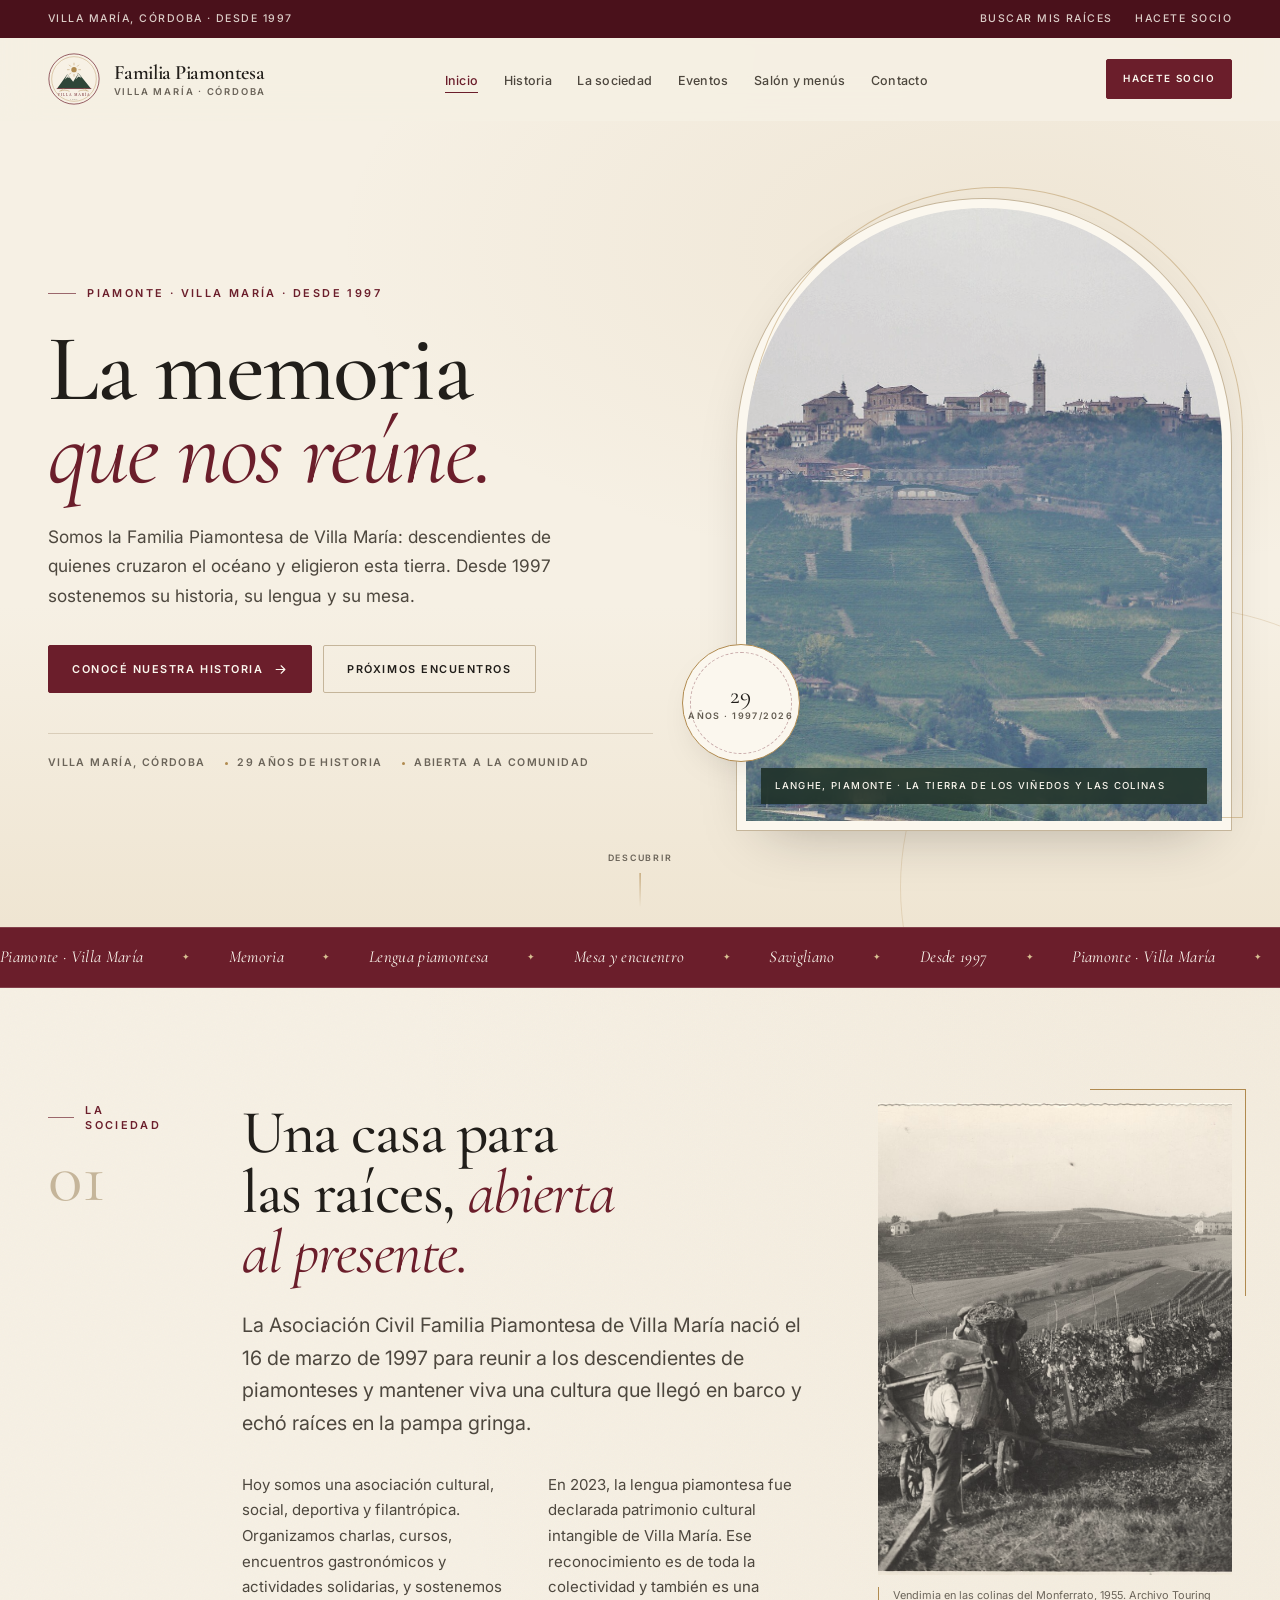
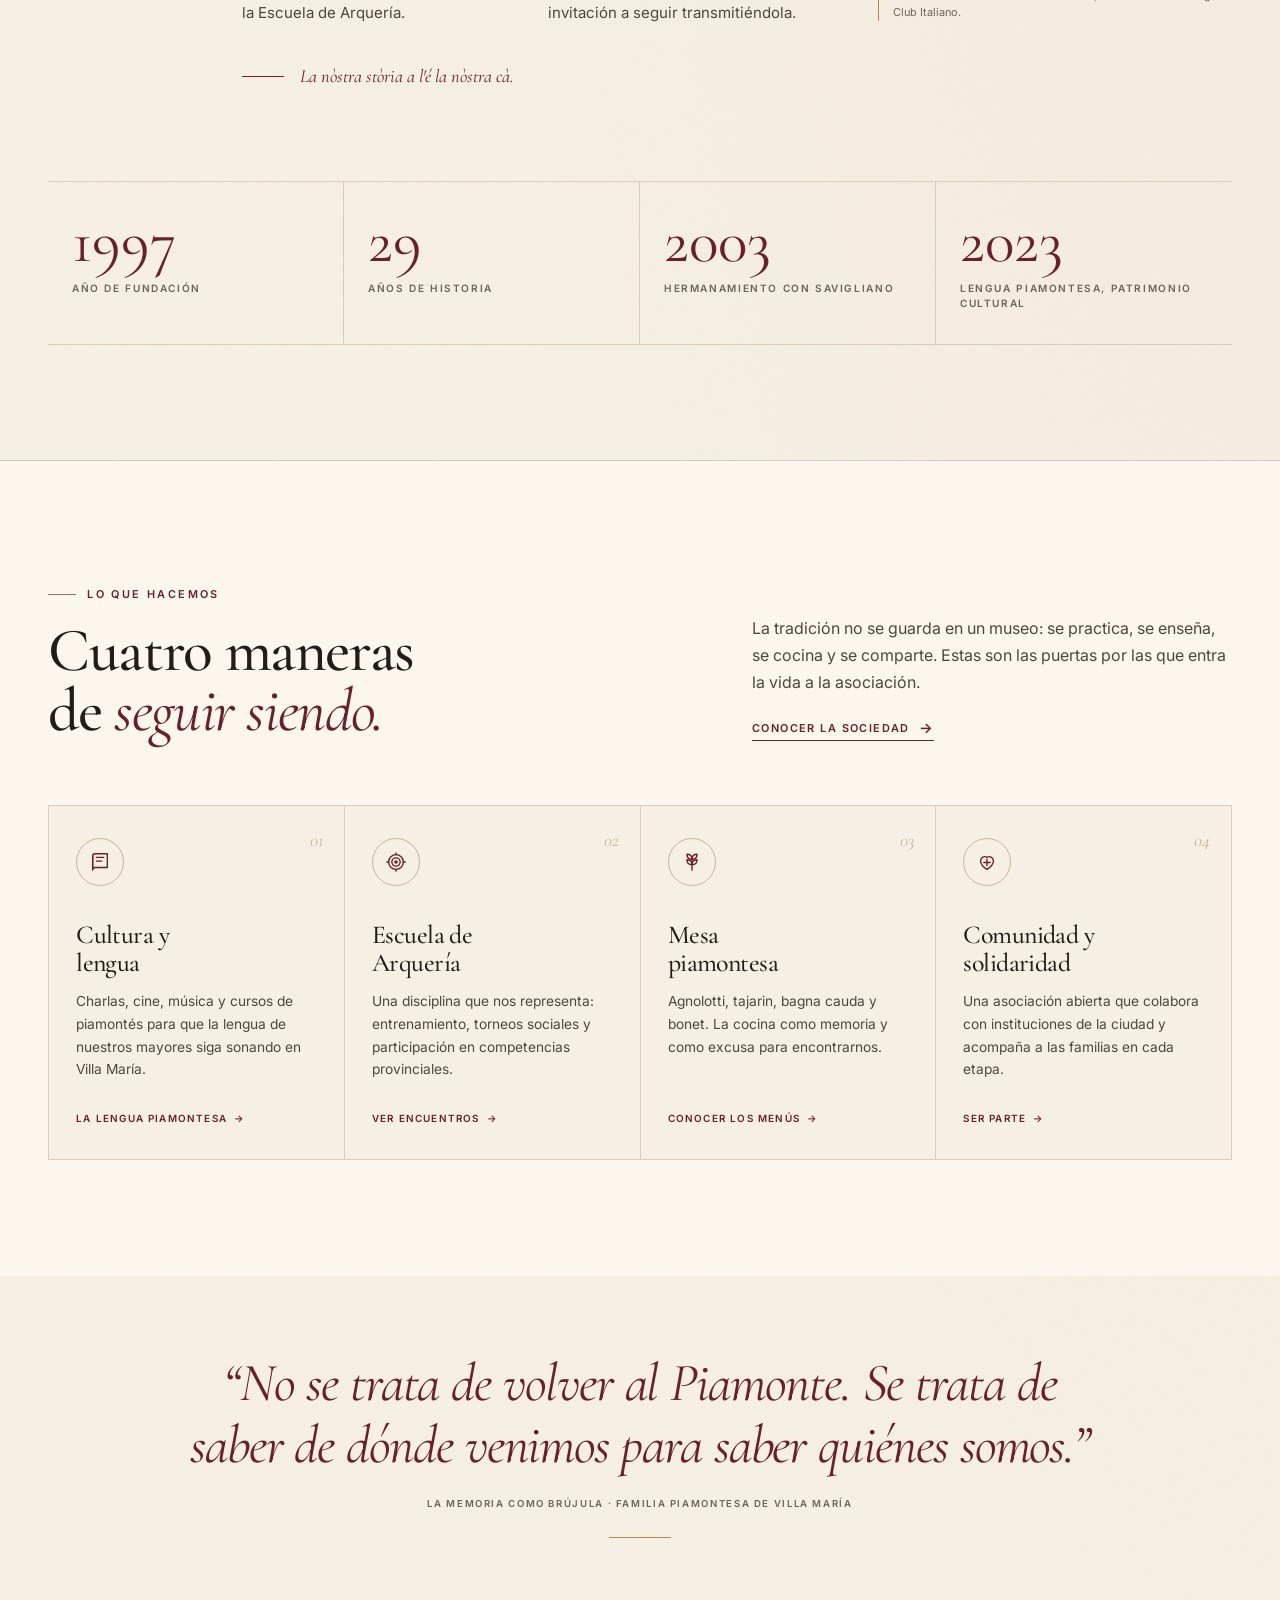
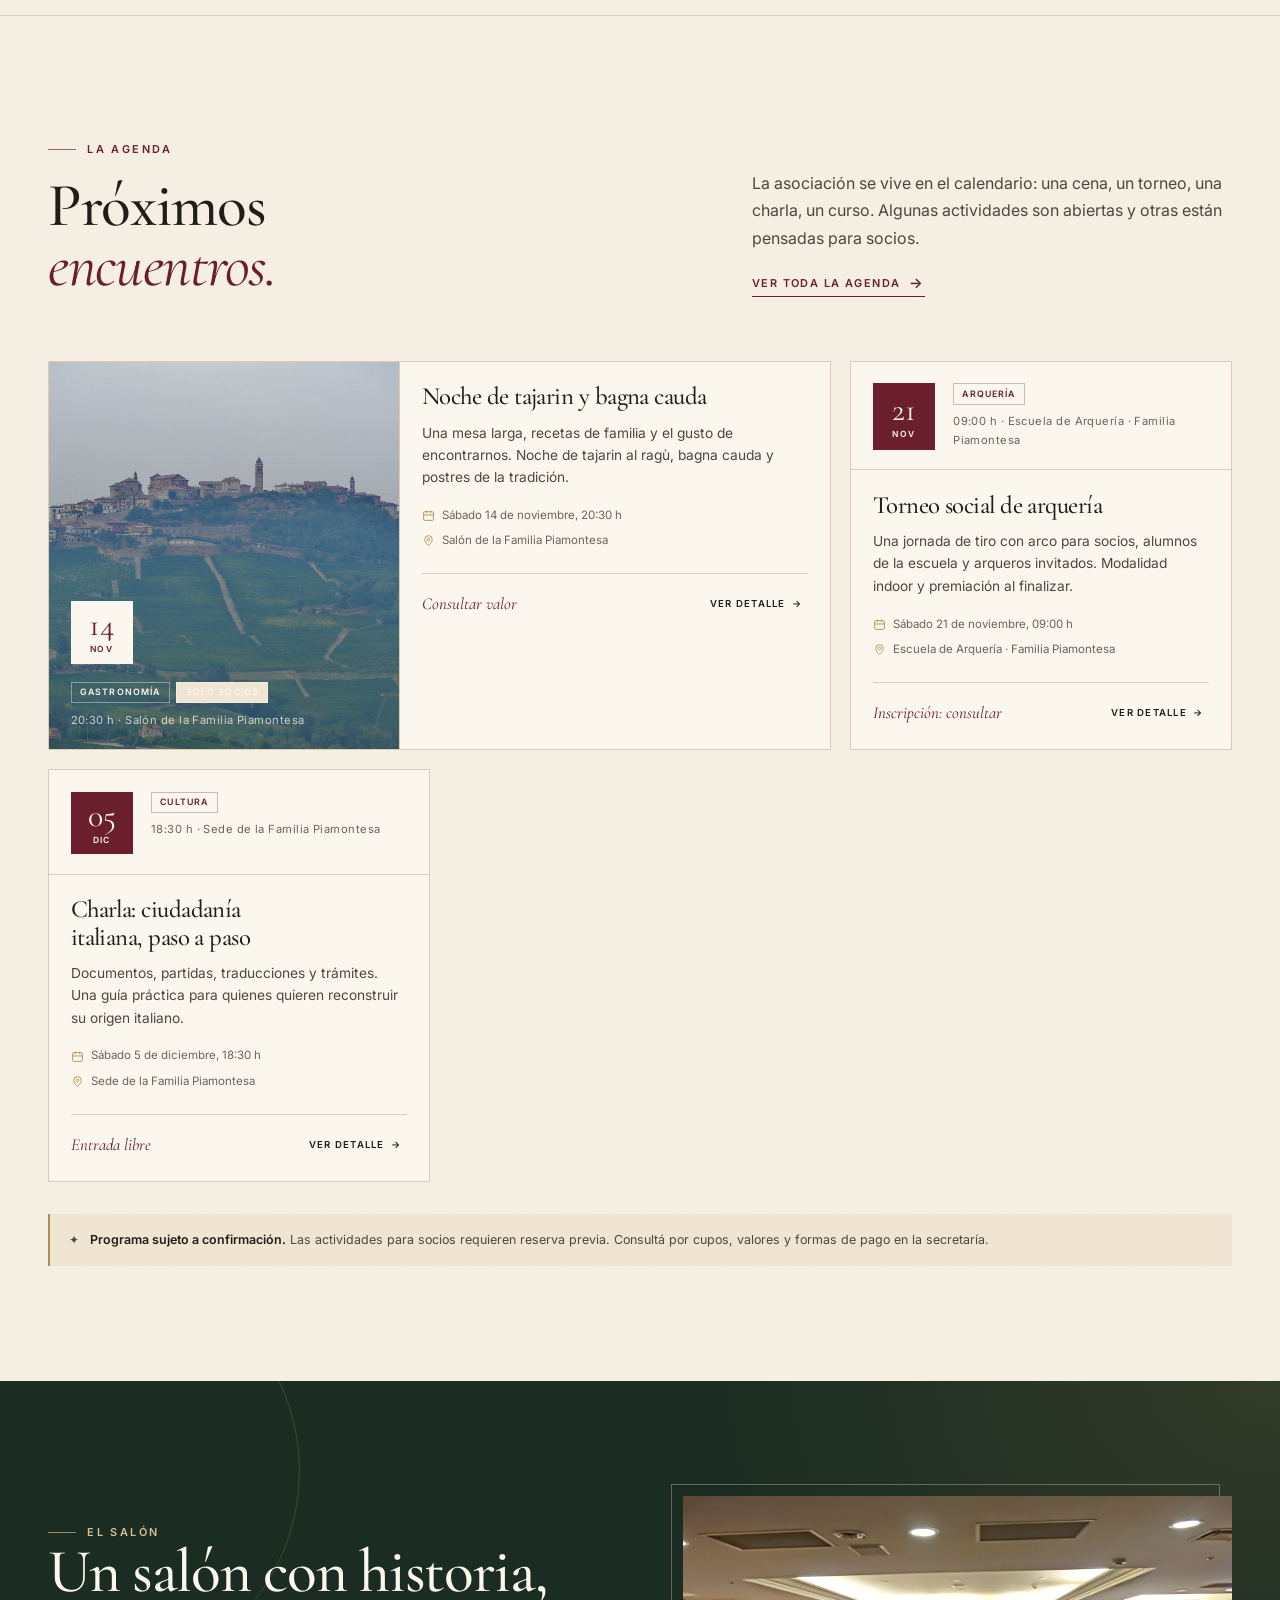
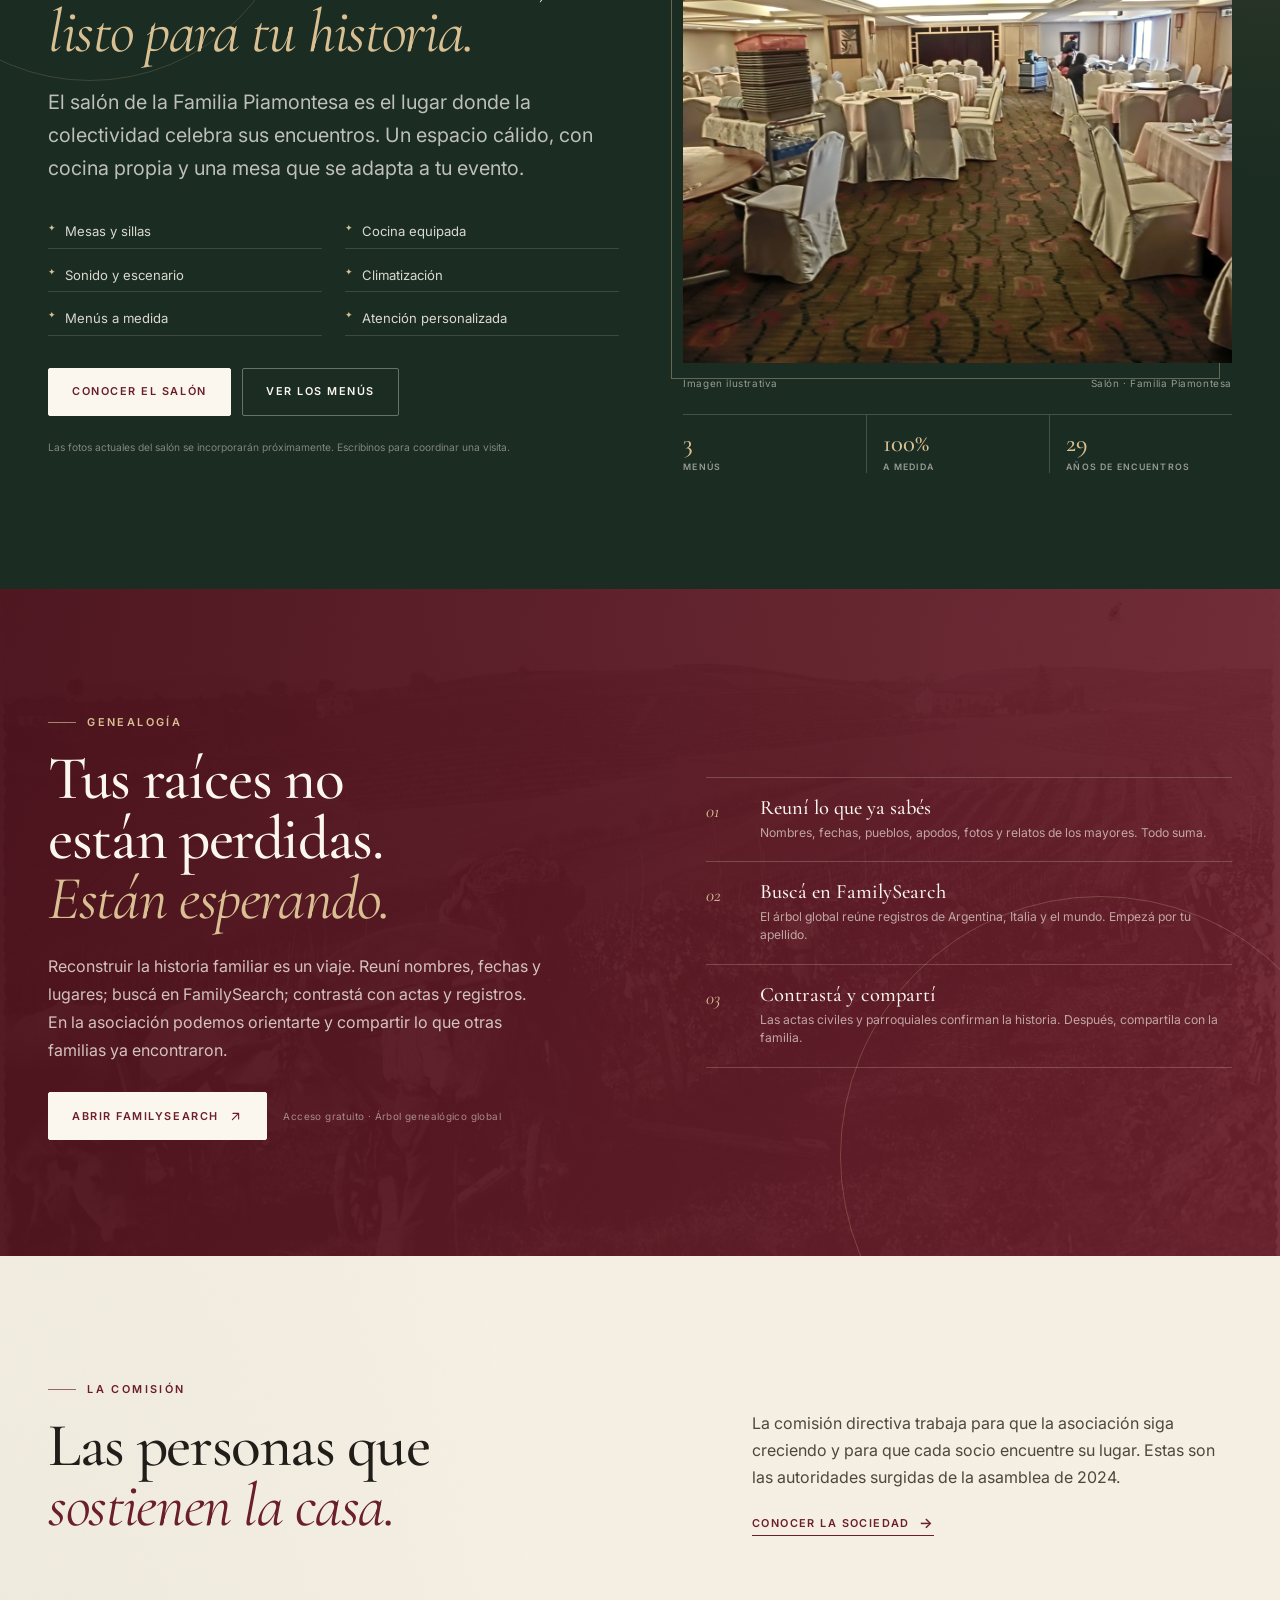
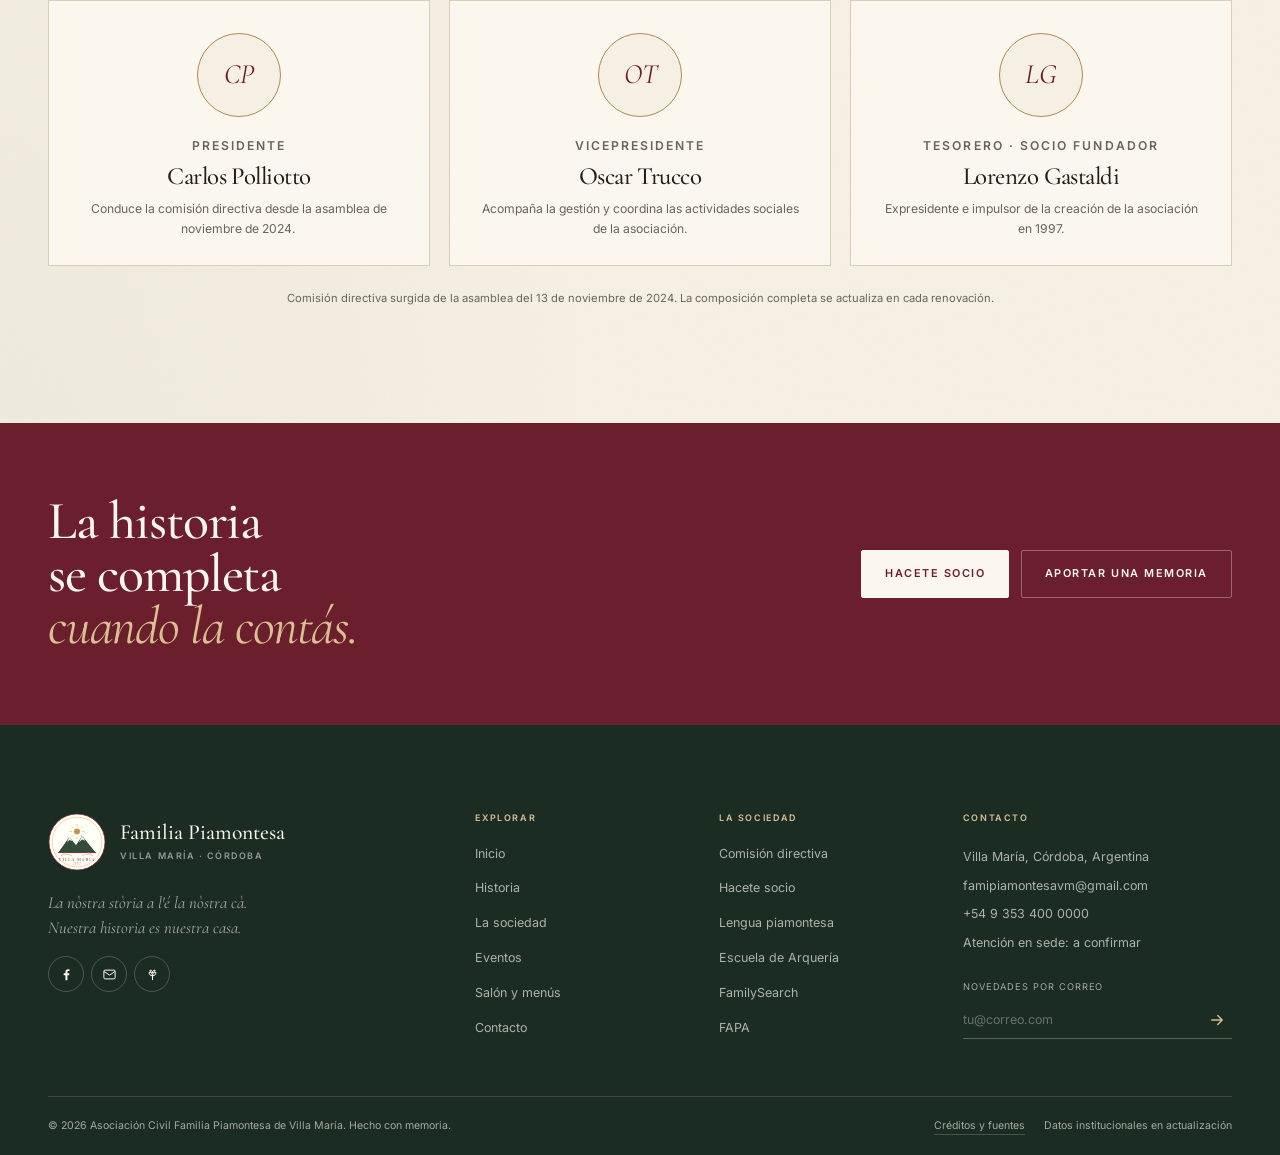
<file: index.html>
﻿<!doctype html>
<html lang="es-AR">
<head>
  <meta charset="utf-8">
  <meta name="viewport" content="width=device-width, initial-scale=1">
  <title>Familia Piamontesa de Villa María — Raíces, memoria y comunidad</title>
  <meta name="description" content="Asociación Civil Familia Piamontesa de Villa María: historia, cultura, lengua, escuela de arquería, eventos, salón y menús. Desde 1997, sosteniendo las raíces piamontesas.">
  <meta name="theme-color" content="#f6f0e4">
  <meta name="color-scheme" content="light">
  <link rel="canonical" href="https://mativ93.github.io/familia-piamontesa-villa-maria/">

  <meta property="og:type" content="website">
  <meta property="og:url" content="https://mativ93.github.io/familia-piamontesa-villa-maria/">
  <meta property="og:locale" content="es_AR">
  <meta property="og:site_name" content="Familia Piamontesa de Villa María">
  <meta property="og:title" content="Familia Piamontesa de Villa María — La memoria que nos reúne">
  <meta property="og:description" content="Desde 1997 reunimos a los descendientes de piamonteses de Villa María. Historia, lengua, arquería, gastronomía y una casa abierta a la comunidad.">
  <meta property="og:image" content="https://mativ93.github.io/familia-piamontesa-villa-maria/assets/img/hero-langhe.jpg">
  <meta name="twitter:card" content="summary_large_image">

  <link rel="icon" href="favicon.svg" type="image/svg+xml">
  <link rel="preconnect" href="https://fonts.googleapis.com">
  <link rel="preconnect" href="https://fonts.gstatic.com" crossorigin>
  <link href="https://fonts.googleapis.com/css2?family=Cormorant+Garamond:ital,wght@0,400;0,500;0,600;1,400;1,500&family=Inter:wght@300;400;500;600&display=swap" rel="stylesheet">
  <link rel="stylesheet" href="assets/css/estilos.css">

  <script type="application/ld+json">
  {
    "@context": "https://schema.org",
    "@type": "Organization",
    "name": "Asociación Civil Familia Piamontesa de Villa María",
    "alternateName": "Familia Piamontesa Villa María",
    "foundingDate": "1997-03-16",
    "description": "Asociación civil cultural, social, deportiva y filantrópica que reúne a los descendientes de piamonteses de Villa María, Córdoba.",
    "address": {
      "@type": "PostalAddress",
      "addressLocality": "Villa María",
      "addressRegion": "Córdoba",
      "addressCountry": "AR"
    },
    "sameAs": ["https://www.facebook.com/familiapiamontesavm"]
  }
  </script>
</head>
<body>

  <a class="saltar" href="#contenido">Saltar al contenido</a>

  <header class="site-header" data-header>
    <div class="topbar">
      <div class="wrap topbar__inner">
        <p>Villa María, Córdoba · Desde 1997</p>
        <div class="topbar__links">
          <a href="https://www.familysearch.org/es/global" target="_blank" rel="noopener noreferrer">Buscar mis raíces</a>
          <a href="socios.html#asociate">Hacete socio</a>
        </div>
      </div>
    </div>

    <div class="wrap">
      <nav class="nav" aria-label="Navegación principal">
        <a class="marca" href="index.html">
          <img class="marca__sello" src="assets/img/emblema.svg" alt="" width="52" height="52">
          <span class="marca__texto">
            <strong>Familia Piamontesa</strong>
            <small>Villa María · Córdoba</small>
          </span><span class="sr-only">— Inicio</span>
        </a>

        <ul class="nav__links">
          <li><a href="index.html" aria-current="page">Inicio</a></li>
          <li><a href="historia.html">Historia</a></li>
          <li><a href="socios.html">La sociedad</a></li>
          <li><a href="eventos.html">Eventos</a></li>
          <li><a href="salon.html">Salón y menús</a></li>
          <li><a href="contacto.html">Contacto</a></li>
        </ul>

        <div class="nav__acciones">
          <a class="btn btn--primario btn--chico" href="socios.html#asociate">Hacete socio</a>
          <button class="nav__toggle" type="button" data-menu-toggle aria-expanded="false" aria-controls="menu-movil" aria-label="Abrir menú">
            <svg viewBox="0 0 24 24" fill="none" stroke="currentColor" stroke-width="1.7" stroke-linecap="round" aria-hidden="true"><path d="M4 7h16M4 12h16M4 17h16"/></svg>
          </button>
        </div>
      </nav>

      <div class="menu-movil" id="menu-movil" data-menu-panel hidden>
        <ul class="menu-movil__links">
          <li><a href="index.html" aria-current="page">Inicio</a></li>
          <li><a href="historia.html">Historia</a></li>
          <li><a href="socios.html">La sociedad</a></li>
          <li><a href="eventos.html">Eventos</a></li>
          <li><a href="salon.html">Salón y menús</a></li>
          <li><a href="contacto.html">Contacto</a></li>
        </ul>
        <div class="menu-movil__pie">
          <a class="btn btn--primario btn--bloque" href="socios.html#asociate">Hacete socio</a>
          <a class="btn btn--fantasma btn--bloque" href="https://www.familysearch.org/es/global" target="_blank" rel="noopener noreferrer">Buscar mis raíces</a>
        </div>
      </div>
    </div>
  </header>

  <main id="contenido">

    <!-- PORTADA -->
    <section class="hero">
      <div class="wrap hero__inner">
        <div class="hero__copia">
          <p class="eyebrow">Piamonte · Villa María · Desde 1997</p>
          <h1 class="texto-balance">La memoria<br><em>que nos reúne.</em></h1>
          <p class="hero__bajada">
            Somos la Familia Piamontesa de Villa María: descendientes de quienes cruzaron el océano
            y eligieron esta tierra. Desde 1997 sostenemos su historia, su lengua y su mesa.
          </p>
          <div class="hero__acciones">
            <a class="btn btn--primario" href="historia.html">
              Conocé nuestra historia
              <svg viewBox="0 0 24 24" fill="none" stroke="currentColor" stroke-width="1.8" stroke-linecap="round" stroke-linejoin="round" aria-hidden="true"><path d="M5 12h14M13 6l6 6-6 6"/></svg>
            </a>
            <a class="btn btn--fantasma" href="eventos.html">Próximos encuentros</a>
          </div>
          <ul class="hero__datos">
            <li>Villa María, Córdoba</li>
            <li>29 años de historia</li>
            <li>Abierta a la comunidad</li>
          </ul>
        </div>

        <div class="hero__media">
          <figure class="hero__marco">
            <img src="assets/img/hero-langhe.jpg" alt="Paisaje de colinas y viñedos en las Langhe, Piamonte" width="1920" height="1280" fetchpriority="high">
            <figcaption>Langhe, Piamonte · La tierra de los viñedos y las colinas</figcaption>
          </figure>
          <div class="hero__sello" aria-hidden="true">
            <span>29<small>años · 1997/2026</small></span>
          </div>
        </div>
      </div>

      <div class="hero__scroll" aria-hidden="true">Descubrir</div>
    </section>

    <!-- CINTA -->
    <div class="cinta" aria-hidden="true">
      <div class="cinta__pista">
        <div class="cinta__grupo">
          <span>Piamonte · Villa María</span>
          <span>Memoria</span>
          <span>Lengua piamontesa</span>
          <span>Mesa y encuentro</span>
          <span>Savigliano</span>
          <span>Desde 1997</span>
        </div>
        <div class="cinta__grupo">
          <span>Piamonte · Villa María</span>
          <span>Memoria</span>
          <span>Lengua piamontesa</span>
          <span>Mesa y encuentro</span>
          <span>Savigliano</span>
          <span>Desde 1997</span>
        </div>
      </div>
    </div>

    <!-- PRESENTACIÓN -->
    <section class="seccion" id="la-sociedad">
      <div class="wrap">
        <div class="intro">
          <aside class="intro__lateral revelar">
            <p class="eyebrow">La sociedad</p>
            <span class="intro__num" aria-hidden="true">01</span>
          </aside>

          <div class="intro__cuerpo revelar" data-retardo="80">
            <h2 class="texto-balance">Una casa para las raíces, <em>abierta al presente.</em></h2>
            <p class="lead">
              La Asociación Civil Familia Piamontesa de Villa María nació el 16 de marzo de 1997
              para reunir a los descendientes de piamonteses y mantener viva una cultura que llegó
              en barco y echó raíces en la pampa gringa.
            </p>
            <div class="intro__columnas">
              <p>
                Hoy somos una asociación cultural, social, deportiva y filantrópica. Organizamos
                charlas, cursos, encuentros gastronómicos y actividades solidarias, y sostenemos
                la Escuela de Arquería.
              </p>
              <p>
                En 2023, la lengua piamontesa fue declarada patrimonio cultural intangible de
                Villa María. Ese reconocimiento es de toda la colectividad y también es una
                invitación a seguir transmitiéndola.
              </p>
            </div>
            <div class="intro__firma">
              <span>La nòstra stòria a l'é la nòstra cà.</span>
            </div>
          </div>

          <figure class="intro__figura revelar" data-retardo="160">
            <img src="assets/img/historia-vendimia.jpg" alt="Vendimia en las colinas del Monferrato, 1955" width="1920" height="1280" loading="lazy">
            <figcaption>Vendimia en las colinas del Monferrato, 1955. Archivo Touring Club Italiano.</figcaption>
          </figure>
        </div>

        <div class="cifras revelar">
          <div class="cifra">
            <span class="cifra__num">1997</span>
            <span class="cifra__label">Año de fundación</span>
          </div>
          <div class="cifra">
            <span class="cifra__num">29</span>
            <span class="cifra__label">Años de historia</span>
          </div>
          <div class="cifra">
            <span class="cifra__num">2003</span>
            <span class="cifra__label">Hermanamiento con Savigliano</span>
          </div>
          <div class="cifra">
            <span class="cifra__num">2023</span>
            <span class="cifra__label">Lengua piamontesa, patrimonio cultural</span>
          </div>
        </div>
      </div>
    </section>

    <!-- ÁREAS -->
    <section class="seccion seccion--papel-claro seccion--linea">
      <div class="wrap">
        <div class="cabecera-seccion">
          <div class="revelar">
            <p class="eyebrow">Lo que hacemos</p>
            <h2 class="texto-balance">Cuatro maneras de <em>seguir siendo.</em></h2>
          </div>
          <div class="cabecera-seccion__texto revelar" data-retardo="100">
            <p>
              La tradición no se guarda en un museo: se practica, se enseña, se cocina y se comparte.
              Estas son las puertas por las que entra la vida a la asociación.
            </p>
            <div class="cabecera-seccion__acciones">
              <a class="enlace-flecha" href="socios.html">Conocer la sociedad</a>
            </div>
          </div>
        </div>

        <div class="areas__grid">
          <article class="area revelar">
            <span class="area__num" aria-hidden="true">01</span>
            <span class="area__icono" aria-hidden="true">
              <svg viewBox="0 0 24 24" fill="none" stroke="currentColor" stroke-width="1.5" stroke-linecap="round" stroke-linejoin="round"><path d="M4 5.5A2.5 2.5 0 0 1 6.5 3H20v15H6.5A2.5 2.5 0 0 0 4 20.5Z"/><path d="M4 5.5v15M8 7h8M8 11h6"/></svg>
            </span>
            <h3>Cultura y lengua</h3>
            <p>Charlas, cine, música y cursos de piamontés para que la lengua de nuestros mayores siga sonando en Villa María.</p>
            <div class="area__pie"><a href="historia.html#lengua"><span>La lengua piamontesa</span></a></div>
          </article>

          <article class="area revelar" data-retardo="80">
            <span class="area__num" aria-hidden="true">02</span>
            <span class="area__icono" aria-hidden="true">
              <svg viewBox="0 0 24 24" fill="none" stroke="currentColor" stroke-width="1.5" stroke-linecap="round" stroke-linejoin="round"><circle cx="12" cy="12" r="8"/><circle cx="12" cy="12" r="4.5"/><circle cx="12" cy="12" r="1.2" fill="currentColor"/><path d="M12 2v2M12 20v2M2 12h2M20 12h2"/></svg>
            </span>
            <h3>Escuela de Arquería</h3>
            <p>Una disciplina que nos representa: entrenamiento, torneos sociales y participación en competencias provinciales.</p>
            <div class="area__pie"><a href="eventos.html#deportes"><span>Ver encuentros</span></a></div>
          </article>

          <article class="area revelar" data-retardo="160">
            <span class="area__num" aria-hidden="true">03</span>
            <span class="area__icono" aria-hidden="true">
              <svg viewBox="0 0 24 24" fill="none" stroke="currentColor" stroke-width="1.5" stroke-linecap="round" stroke-linejoin="round"><path d="M12 21c0-6 0-9 0-12"/><path d="M12 9c-3.5 0-5.5-2-5.5-5.5C10 3.5 12 5.5 12 9ZM12 9c3.5 0 5.5-2 5.5-5.5C14 3.5 12 5.5 12 9Z"/><path d="M12 15c-3.5 0-5.5-2-5.5-5.5C10 9.5 12 11.5 12 15ZM12 15c3.5 0 5.5-2 5.5-5.5C14 9.5 12 11.5 12 15Z"/></svg>
            </span>
            <h3>Mesa piamontesa</h3>
            <p>Agnolotti, tajarin, bagna cauda y bonet. La cocina como memoria y como excusa para encontrarnos.</p>
            <div class="area__pie"><a href="salon.html#menus"><span>Conocer los menús</span></a></div>
          </article>

          <article class="area revelar" data-retardo="240">
            <span class="area__num" aria-hidden="true">04</span>
            <span class="area__icono" aria-hidden="true">
              <svg viewBox="0 0 24 24" fill="none" stroke="currentColor" stroke-width="1.5" stroke-linecap="round" stroke-linejoin="round"><path d="M12 20s-7-4.4-7-9.5A4.5 4.5 0 0 1 12 7a4.5 4.5 0 0 1 7 3.5C19 15.6 12 20 12 20Z"/><path d="M8.5 12.5h7M12 9v7"/></svg>
            </span>
            <h3>Comunidad y solidaridad</h3>
            <p>Una asociación abierta que colabora con instituciones de la ciudad y acompaña a las familias en cada etapa.</p>
            <div class="area__pie"><a href="socios.html"><span>Ser parte</span></a></div>
          </article>
        </div>
      </div>
    </section>

    <!-- CITA -->
    <section class="seccion seccion--ajustada">
      <div class="wrap">
        <figure class="cita revelar">
          <blockquote>“No se trata de volver al Piamonte. Se trata de saber de dónde venimos para saber quiénes somos.”</blockquote>
          <figcaption>La memoria como brújula · Familia Piamontesa de Villa María</figcaption>
        </figure>
      </div>
    </section>

    <!-- EVENTOS -->
    <section class="seccion seccion--linea" id="agenda">
      <div class="wrap">
        <div class="cabecera-seccion">
          <div class="revelar">
            <p class="eyebrow">La agenda</p>
            <h2 class="texto-balance">Próximos <em>encuentros.</em></h2>
          </div>
          <div class="cabecera-seccion__texto revelar" data-retardo="100">
            <p>
              La asociación se vive en el calendario: una cena, un torneo, una charla, un curso.
              Algunas actividades son abiertas y otras están pensadas para socios.
            </p>
            <div class="cabecera-seccion__acciones">
              <a class="enlace-flecha" href="eventos.html">Ver toda la agenda</a>
            </div>
          </div>
        </div>

        <div class="eventos__grid" data-eventos data-limite="3" data-destacar="true"></div>

        <p class="eventos__nota">
          <span aria-hidden="true">✦</span>
          <span><strong>Programa sujeto a confirmación.</strong> Las actividades para socios requieren reserva previa. Consultá por cupos, valores y formas de pago en la secretaría.</span>
        </p>
      </div>
    </section>

    <!-- SALÓN -->
    <section class="seccion salon" id="salon">
      <div class="wrap salon__grid">
        <div class="salon__copia revelar">
          <p class="eyebrow eyebrow--claro">El salón</p>
          <h2 class="texto-balance">Un salón con historia, <em>listo para tu historia.</em></h2>
          <p class="lead">
            El salón de la Familia Piamontesa es el lugar donde la colectividad celebra sus
            encuentros. Un espacio cálido, con cocina propia y una mesa que se adapta a tu evento.
          </p>
          <ul class="salon__lista">
            <li>Mesas y sillas</li>
            <li>Cocina equipada</li>
            <li>Sonido y escenario</li>
            <li>Climatización</li>
            <li>Menús a medida</li>
            <li>Atención personalizada</li>
          </ul>
          <div class="salon__acciones">
            <a class="btn btn--claro" href="salon.html">Conocer el salón</a>
            <a class="btn btn--borde-claro" href="salon.html#menus">Ver los menús</a>
          </div>
          <p class="salon__nota">Las fotos actuales del salón se incorporarán próximamente. Escribinos para coordinar una visita.</p>
        </div>

        <div class="salon__media revelar" data-retardo="120">
          <figure class="salon__foto">
            <img src="assets/img/salon.jpg" alt="Salón de eventos con mesas preparadas para una celebración" width="1920" height="1280" loading="lazy">
            <figcaption>
              <span>Imagen ilustrativa</span>
              <span>Salón · Familia Piamontesa</span>
            </figcaption>
          </figure>
          <div class="salon__datos">
            <div class="salon__dato">
              <strong>3</strong>
              <span>Menús</span>
            </div>
            <div class="salon__dato">
              <strong>100%</strong>
              <span>A medida</span>
            </div>
            <div class="salon__dato">
              <strong>29</strong>
              <span>Años de encuentros</span>
            </div>
          </div>
        </div>
      </div>
    </section>

    <!-- RAÍCES -->
    <section class="seccion raices" id="raices">
      <div class="wrap raices__grid">
        <div class="revelar">
          <p class="eyebrow eyebrow--claro">Genealogía</p>
          <h2 class="texto-balance">Tus raíces no están perdidas. <em>Están esperando.</em></h2>
          <p class="raices__texto">
            Reconstruir la historia familiar es un viaje. Reuní nombres, fechas y lugares;
            buscá en FamilySearch; contrastá con actas y registros. En la asociación podemos
            orientarte y compartir lo que otras familias ya encontraron.
          </p>
          <div class="raices__acciones">
            <a class="btn btn--claro" href="https://www.familysearch.org/es/global" target="_blank" rel="noopener noreferrer">
              Abrir FamilySearch
              <svg viewBox="0 0 24 24" fill="none" stroke="currentColor" stroke-width="1.8" stroke-linecap="round" stroke-linejoin="round" aria-hidden="true"><path d="M7 17 17 7M8 7h9v9"/></svg>
            </a>
            <small>Acceso gratuito · Árbol genealógico global</small>
          </div>
        </div>

        <div class="raices__pasos revelar" data-retardo="120">
          <div class="raices__paso">
            <div>
              <strong>Reuní lo que ya sabés</strong>
              <p>Nombres, fechas, pueblos, apodos, fotos y relatos de los mayores. Todo suma.</p>
            </div>
          </div>
          <div class="raices__paso">
            <div>
              <strong>Buscá en FamilySearch</strong>
              <p>El árbol global reúne registros de Argentina, Italia y el mundo. Empezá por tu apellido.</p>
            </div>
          </div>
          <div class="raices__paso">
            <div>
              <strong>Contrastá y compartí</strong>
              <p>Las actas civiles y parroquiales confirman la historia. Después, compartila con la familia.</p>
            </div>
          </div>
        </div>
      </div>
    </section>

    <!-- COMISIÓN -->
    <section class="seccion">
      <div class="wrap">
        <div class="cabecera-seccion">
          <div class="revelar">
            <p class="eyebrow">La comisión</p>
            <h2 class="texto-balance">Las personas que <em>sostienen la casa.</em></h2>
          </div>
          <div class="cabecera-seccion__texto revelar" data-retardo="100">
            <p>
              La comisión directiva trabaja para que la asociación siga creciendo y para que cada
              socio encuentre su lugar. Estas son las autoridades surgidas de la asamblea de 2024.
            </p>
            <div class="cabecera-seccion__acciones">
              <a class="enlace-flecha" href="socios.html">Conocer la sociedad</a>
            </div>
          </div>
        </div>

        <div class="comision__grid" data-comision></div>
        <p class="comision__nota">
          Comisión directiva surgida de la asamblea del 13 de noviembre de 2024. La composición
          completa se actualiza en cada renovación.
        </p>
      </div>
    </section>

    <!-- BANDA -->
    <section class="banda">
      <div class="wrap banda__inner">
        <h2 class="texto-balance">La historia se completa <em>cuando la contás.</em></h2>
        <div class="banda__acciones">
          <a class="btn btn--claro" href="socios.html#asociate">Hacete socio</a>
          <a class="btn btn--borde-claro" href="contacto.html?motivo=memoria">Aportar una memoria</a>
        </div>
      </div>
    </section>

  </main>

  <footer class="footer">
    <div class="wrap">
      <div class="footer__grid">
        <div>
          <div class="footer__marca">
            <img src="assets/img/emblema.svg" alt="" width="58" height="58">
            <div>
              <strong>Familia Piamontesa</strong>
              <small>Villa María · Córdoba</small>
            </div>
          </div>
          <p class="footer__lema">La nòstra stòria a l'é la nòstra cà. Nuestra historia es nuestra casa.</p>
          <div class="footer__redes">
            <a href="https://www.facebook.com/familiapiamontesavm" target="_blank" rel="noopener noreferrer" aria-label="Facebook de la Familia Piamontesa" data-enlace="facebook">
              <svg viewBox="0 0 24 24" fill="currentColor" aria-hidden="true"><path d="M13.5 21v-8h2.7l.4-3.1h-3.1V7.9c0-.9.3-1.5 1.6-1.5h1.6V3.6c-.3 0-1.3-.1-2.4-.1-2.4 0-4 1.5-4 4.2v2.2H7.5V13h2.8v8z"/></svg>
            </a>
            <a href="mailto:famipiamontesavm@gmail.com" aria-label="Escribir por correo" data-enlace="email">
              <svg viewBox="0 0 24 24" fill="none" stroke="currentColor" stroke-width="1.6" aria-hidden="true"><rect x="3" y="5" width="18" height="14" rx="2"/><path d="m3 7 9 6 9-6"/></svg>
            </a>
            <a href="https://www.familysearch.org/es/global" target="_blank" rel="noopener noreferrer" aria-label="FamilySearch" data-enlace="familysearch">
              <svg viewBox="0 0 24 24" fill="none" stroke="currentColor" stroke-width="1.6" aria-hidden="true"><path d="M12 21v-7"/><path d="M12 14c-3.5 0-5.5-2-5.5-5.5C10 8.5 12 10.5 12 14ZM12 14c3.5 0 5.5-2 5.5-5.5C14 8.5 12 10.5 12 14Z"/><path d="M12 9c-2.5 0-4-1.5-4-4 2.5 0 4 1.5 4 4ZM12 9c2.5 0 4-1.5 4-4-2.5 0-4 1.5-4 4Z"/></svg>
            </a>
          </div>
        </div>

        <div>
          <h3>Explorar</h3>
          <ul class="footer__links">
            <li><a href="index.html">Inicio</a></li>
            <li><a href="historia.html">Historia</a></li>
            <li><a href="socios.html">La sociedad</a></li>
            <li><a href="eventos.html">Eventos</a></li>
            <li><a href="salon.html">Salón y menús</a></li>
            <li><a href="contacto.html">Contacto</a></li>
          </ul>
        </div>

        <div>
          <h3>La sociedad</h3>
          <ul class="footer__links">
            <li><a href="socios.html#comision">Comisión directiva</a></li>
            <li><a href="socios.html#asociate">Hacete socio</a></li>
            <li><a href="historia.html#lengua">Lengua piamontesa</a></li>
            <li><a href="eventos.html#deportes">Escuela de Arquería</a></li>
            <li><a href="https://www.familysearch.org/es/global" target="_blank" rel="noopener noreferrer">FamilySearch</a></li>
            <li><a href="https://fapa.org.ar" target="_blank" rel="noopener noreferrer">FAPA</a></li>
          </ul>
        </div>

        <div class="footer__contacto">
          <h3>Contacto</h3>
          <p data-dato="direccion">Villa María, Córdoba, Argentina</p>
          <a href="mailto:famipiamontesavm@gmail.com" data-enlace="email" data-dato="email">famipiamontesavm@gmail.com</a>
          <a href="tel:+5493534000000" data-enlace="telefono" data-dato="telefono">+54 9 353 400 0000</a>
          <p data-dato="horario">Atención en sede: a confirmar</p>

          <form class="footer__boletin" data-form data-asunto="Quiero recibir novedades de la Familia Piamontesa">
            <label for="boletin-email">Novedades por correo</label>
            <div class="campo-linea">
              <input id="boletin-email" name="email" type="email" placeholder="tu@correo.com" autocomplete="email" required>
              <button type="submit" aria-label="Enviar correo">
                <svg width="18" height="18" viewBox="0 0 24 24" fill="none" stroke="currentColor" stroke-width="1.8" stroke-linecap="round" stroke-linejoin="round" aria-hidden="true"><path d="M5 12h14M13 6l6 6-6 6"/></svg>
              </button>
            </div>
            <input type="hidden" name="origen" value="Boletín del pie de página">
            <p class="form__ok" data-form-ok role="status">Gracias. Se abrirá tu correo para completar la suscripción.</p>
          </form>
        </div>
      </div>

      <div class="footer__bottom">
        <p>© <span data-anio>2026</span> Asociación Civil Familia Piamontesa de Villa María. Hecho con memoria.</p>
        <div class="footer__legal">
          <a href="creditos.html">Créditos y fuentes</a>
          <span>Datos institucionales en actualización</span>
        </div>
      </div>
    </div>
  </footer>

  <script src="assets/js/datos.js"></script>
  <script src="assets/js/app.js"></script>
</body>
</html>
</file>
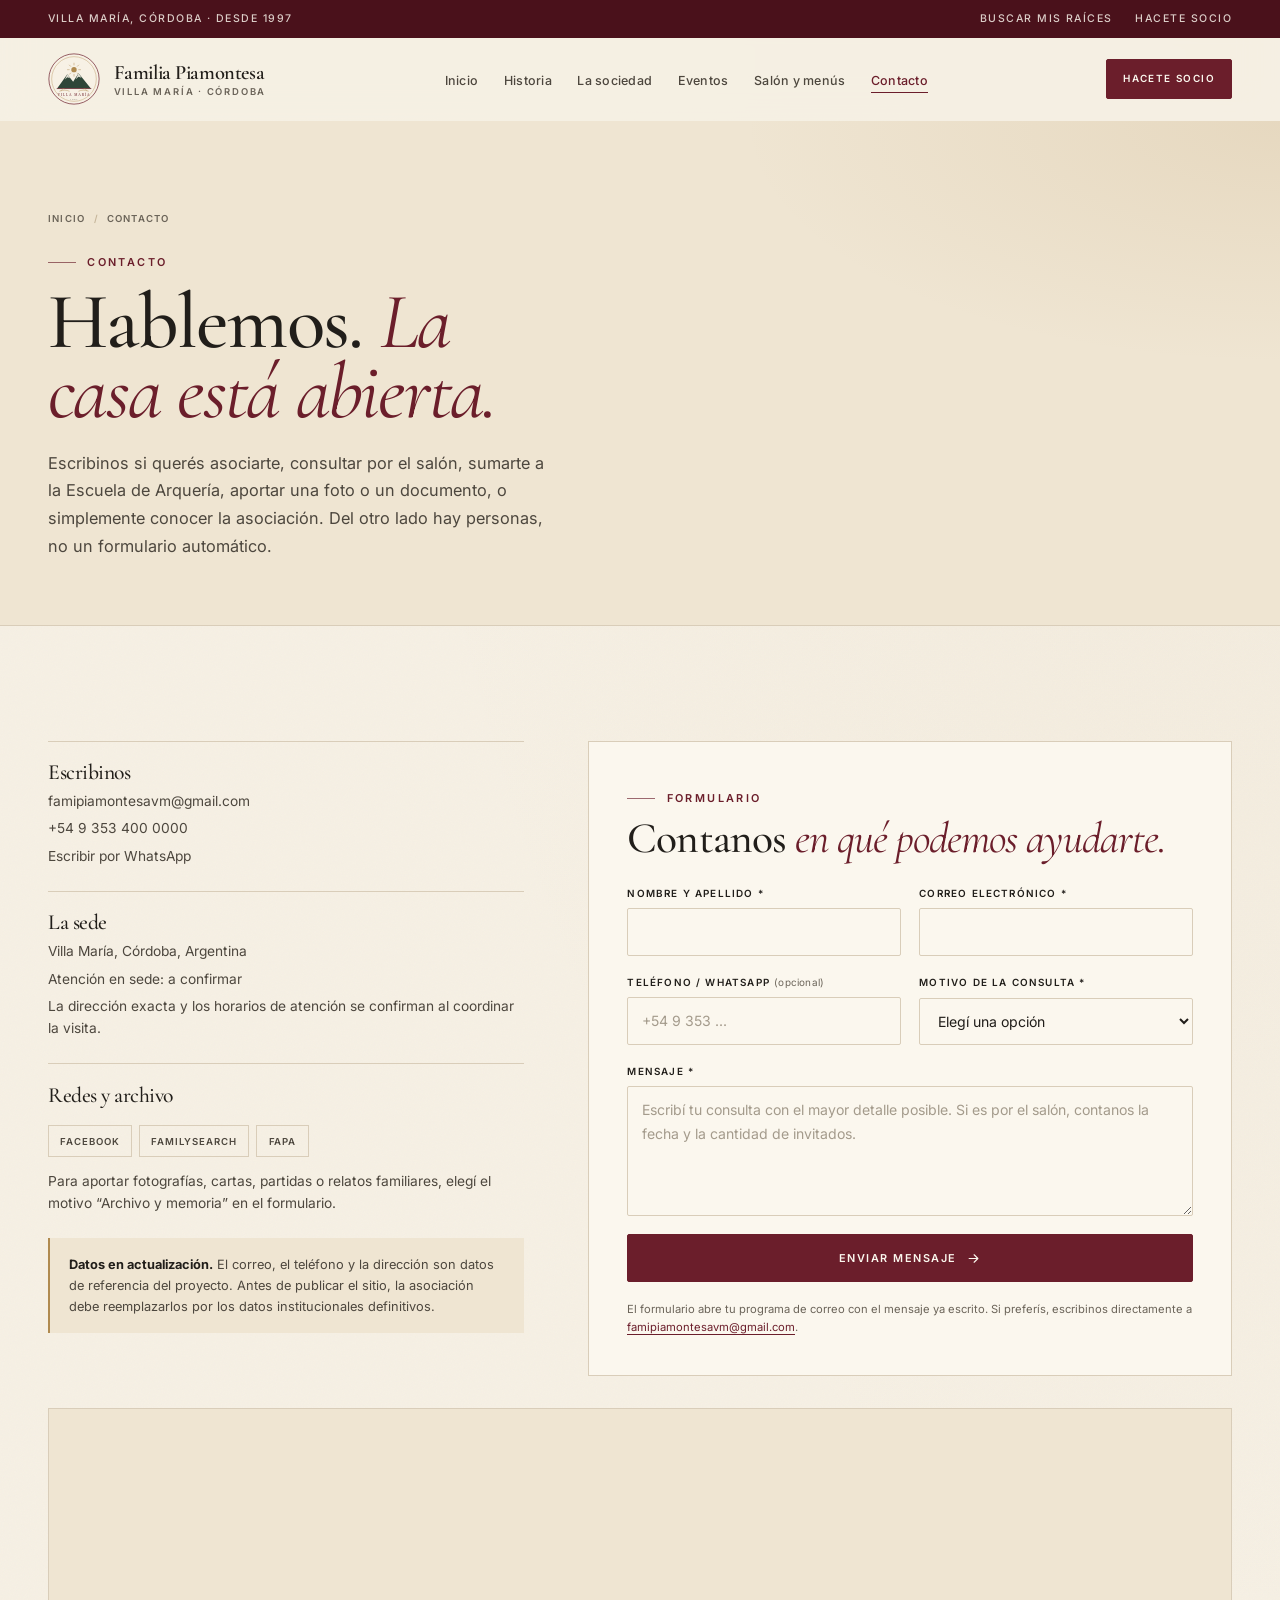
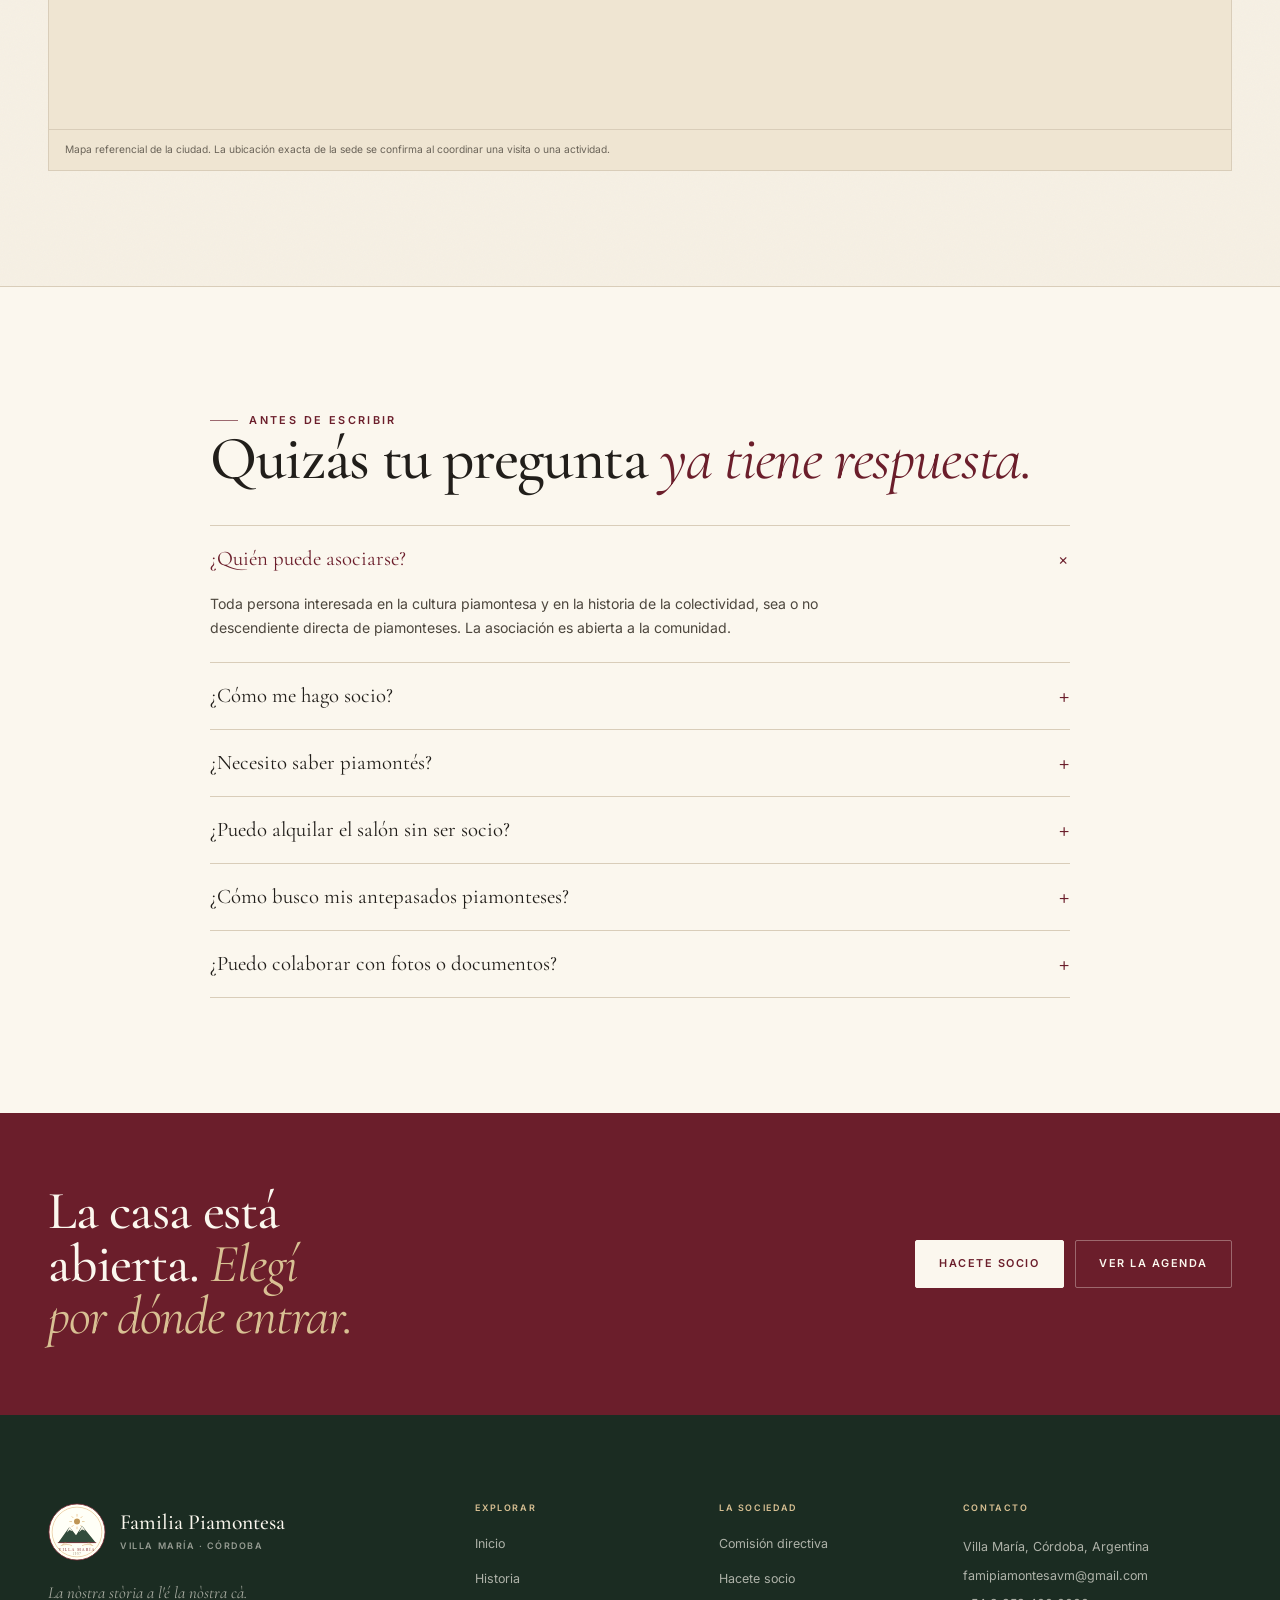
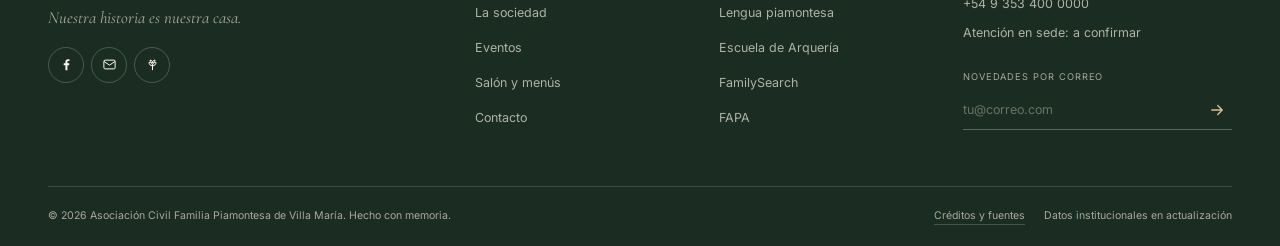
<file: contacto.html>
﻿<!doctype html>
<html lang="es-AR">
<head>
  <meta charset="utf-8">
  <meta name="viewport" content="width=device-width, initial-scale=1">
  <title>Contacto — Familia Piamontesa de Villa María</title>
  <meta name="description" content="Contactate con la Asociación Civil Familia Piamontesa de Villa María: consultas, asociación, alquiler del salón, archivo y memoria.">
  <meta name="theme-color" content="#f6f0e4">
  <meta name="color-scheme" content="light">
  <link rel="canonical" href="https://mativ93.github.io/familia-piamontesa-villa-maria/contacto.html">

  <meta property="og:type" content="website">
  <meta property="og:url" content="https://mativ93.github.io/familia-piamontesa-villa-maria/contacto.html">
  <meta property="og:locale" content="es_AR">
  <meta property="og:site_name" content="Familia Piamontesa de Villa María">
  <meta property="og:title" content="Contacto — Familia Piamontesa de Villa María">
  <meta property="og:description" content="Escribinos. La casa está abierta a socios, familias, investigadores y a toda la comunidad.">
  <meta property="og:image" content="https://mativ93.github.io/familia-piamontesa-villa-maria/assets/img/historia-inmigrantes.jpg">
  <meta name="twitter:card" content="summary_large_image">

  <link rel="icon" href="favicon.svg" type="image/svg+xml">
  <link rel="preconnect" href="https://fonts.googleapis.com">
  <link rel="preconnect" href="https://fonts.gstatic.com" crossorigin>
  <link href="https://fonts.googleapis.com/css2?family=Cormorant+Garamond:ital,wght@0,400;0,500;0,600;1,400;1,500&family=Inter:wght@300;400;500;600&display=swap" rel="stylesheet">
  <link rel="stylesheet" href="assets/css/estilos.css">
</head>
<body>

  <a class="saltar" href="#contenido">Saltar al contenido</a>

  <header class="site-header" data-header>
    <div class="topbar">
      <div class="wrap topbar__inner">
        <p>Villa María, Córdoba · Desde 1997</p>
        <div class="topbar__links">
          <a href="https://www.familysearch.org/es/global" target="_blank" rel="noopener noreferrer">Buscar mis raíces</a>
          <a href="socios.html#asociate">Hacete socio</a>
        </div>
      </div>
    </div>

    <div class="wrap">
      <nav class="nav" aria-label="Navegación principal">
        <a class="marca" href="index.html">
          <img class="marca__sello" src="assets/img/emblema.svg" alt="" width="52" height="52">
          <span class="marca__texto">
            <strong>Familia Piamontesa</strong>
            <small>Villa María · Córdoba</small>
          </span><span class="sr-only">— Inicio</span>
        </a>

        <ul class="nav__links">
          <li><a href="index.html">Inicio</a></li>
          <li><a href="historia.html">Historia</a></li>
          <li><a href="socios.html">La sociedad</a></li>
          <li><a href="eventos.html">Eventos</a></li>
          <li><a href="salon.html">Salón y menús</a></li>
          <li><a href="contacto.html" aria-current="page">Contacto</a></li>
        </ul>

        <div class="nav__acciones">
          <a class="btn btn--primario btn--chico" href="socios.html#asociate">Hacete socio</a>
          <button class="nav__toggle" type="button" data-menu-toggle aria-expanded="false" aria-controls="menu-movil" aria-label="Abrir menú">
            <svg viewBox="0 0 24 24" fill="none" stroke="currentColor" stroke-width="1.7" stroke-linecap="round" aria-hidden="true"><path d="M4 7h16M4 12h16M4 17h16"/></svg>
          </button>
        </div>
      </nav>

      <div class="menu-movil" id="menu-movil" data-menu-panel hidden>
        <ul class="menu-movil__links">
          <li><a href="index.html">Inicio</a></li>
          <li><a href="historia.html">Historia</a></li>
          <li><a href="socios.html">La sociedad</a></li>
          <li><a href="eventos.html">Eventos</a></li>
          <li><a href="salon.html">Salón y menús</a></li>
          <li><a href="contacto.html" aria-current="page">Contacto</a></li>
        </ul>
        <div class="menu-movil__pie">
          <a class="btn btn--primario btn--bloque" href="socios.html#asociate">Hacete socio</a>
          <a class="btn btn--fantasma btn--bloque" href="https://www.familysearch.org/es/global" target="_blank" rel="noopener noreferrer">Buscar mis raíces</a>
        </div>
      </div>
    </div>
  </header>

  <main id="contenido">

    <!-- PORTADA INTERIOR -->
    <section class="page-hero page-hero--simple">
      <div class="wrap">
        <ol class="migajas">
          <li><a href="index.html">Inicio</a></li>
          <li>Contacto</li>
        </ol>
        <div class="page-hero__grid">
          <div>
            <p class="eyebrow">Contacto</p>
            <h1 class="texto-balance">Hablemos. <em>La casa está abierta.</em></h1>
            <p class="page-hero__bajada">
              Escribinos si querés asociarte, consultar por el salón, sumarte a la Escuela de
              Arquería, aportar una foto o un documento, o simplemente conocer la asociación.
              Del otro lado hay personas, no un formulario automático.
            </p>
          </div>
        </div>
      </div>
    </section>

    <!-- CONTACTO -->
    <section class="seccion">
      <div class="wrap contacto">
        <div class="contacto__info revelar">
          <h2 class="sr-only">Datos de contacto</h2>
          <div class="contacto__bloque">
            <h3>Escribinos</h3>
            <a href="mailto:famipiamontesavm@gmail.com" data-enlace="email" data-dato="email">famipiamontesavm@gmail.com</a>
            <a href="tel:+5493534000000" data-enlace="telefono" data-dato="telefono">+54 9 353 400 0000</a>
            <a href="https://wa.me/5493534000000" data-enlace="whatsapp">Escribir por WhatsApp</a>
          </div>

          <div class="contacto__bloque">
            <h3>La sede</h3>
            <p data-dato="direccion">Villa María, Córdoba, Argentina</p>
            <p data-dato="horario">Atención en sede: a confirmar</p>
            <p>La dirección exacta y los horarios de atención se confirman al coordinar la visita.</p>
          </div>

          <div class="contacto__bloque">
            <h3>Redes y archivo</h3>
            <div class="contacto__redes">
              <a href="https://www.facebook.com/familiapiamontesavm" target="_blank" rel="noopener noreferrer" data-enlace="facebook">Facebook</a>
              <a href="https://www.familysearch.org/es/global" target="_blank" rel="noopener noreferrer" data-enlace="familysearch">FamilySearch</a>
              <a href="https://fapa.org.ar" target="_blank" rel="noopener noreferrer" data-enlace="fapa">FAPA</a>
            </div>
            <p style="margin-top:.8rem">Para aportar fotografías, cartas, partidas o relatos familiares, elegí el motivo “Archivo y memoria” en el formulario.</p>
          </div>

          <div class="nota">
            <strong>Datos en actualización.</strong> El correo, el teléfono y la dirección son
            datos de referencia del proyecto. Antes de publicar el sitio, la asociación debe
            reemplazarlos por los datos institucionales definitivos.
          </div>
        </div>

        <div class="formulario__panel revelar" data-retardo="100">
          <p class="eyebrow">Formulario</p>
          <h2 class="texto-balance">Contanos <em>en qué podemos ayudarte.</em></h2>

          <form class="form" data-form data-asunto="Consulta desde el sitio · Familia Piamontesa de Villa María" style="margin-top:1.6rem">
            <div class="form__fila">
              <div class="campo">
                <label for="contacto-nombre">Nombre y apellido *</label>
                <input id="contacto-nombre" name="nombre" type="text" autocomplete="name" required>
              </div>
              <div class="campo">
                <label for="contacto-email">Correo electrónico *</label>
                <input id="contacto-email" name="email" type="email" autocomplete="email" required>
              </div>
            </div>

            <div class="form__fila">
              <div class="campo">
                <label for="contacto-telefono">Teléfono / WhatsApp <span>(opcional)</span></label>
                <input id="contacto-telefono" name="telefono" type="tel" autocomplete="tel" placeholder="+54 9 353 ...">
              </div>
              <div class="campo">
                <label for="contacto-motivo">Motivo de la consulta *</label>
                <select id="contacto-motivo" name="motivo" required>
                  <option value="">Elegí una opción</option>
                  <option value="general">Consulta general</option>
                  <option value="asociarme">Quiero asociarme</option>
                  <option value="salon">Alquiler del salón</option>
                  <option value="evento">Consulta por un evento</option>
                  <option value="arqueria">Escuela de Arquería</option>
                  <option value="memoria">Archivo y memoria</option>
                  <option value="institucional">Consulta institucional</option>
                  <option value="prensa">Prensa y difusión</option>
                  <option value="otro">Otro</option>
                </select>
              </div>
            </div>

            <div class="campo">
              <label for="contacto-mensaje">Mensaje *</label>
              <textarea id="contacto-mensaje" name="mensaje" placeholder="Escribí tu consulta con el mayor detalle posible. Si es por el salón, contanos la fecha y la cantidad de invitados." required></textarea>
            </div>

            <input type="hidden" name="origen" value="Página de contacto">

            <button class="btn btn--primario" type="submit">
              Enviar mensaje
              <svg viewBox="0 0 24 24" fill="none" stroke="currentColor" stroke-width="1.8" stroke-linecap="round" stroke-linejoin="round" aria-hidden="true"><path d="M5 12h14M13 6l6 6-6 6"/></svg>
            </button>

            <p class="form__nota">
              El formulario abre tu programa de correo con el mensaje ya escrito. Si preferís,
              escribinos directamente a
              <a href="mailto:famipiamontesavm@gmail.com" data-enlace="email" data-dato="email">famipiamontesavm@gmail.com</a>.
            </p>

            <p class="form__ok" data-form-ok role="status">Gracias. Se abrirá tu correo con el mensaje completo para que lo envíes.</p>
          </form>
        </div>
      </div>

      <div class="wrap">
        <div class="mapa revelar">
          <iframe data-mapa title="Mapa referencial de Villa María, Córdoba" src="https://www.google.com/maps?q=Villa+Mar%C3%ADa,+C%C3%B3rdoba,+Argentina&amp;output=embed" referrerpolicy="no-referrer-when-downgrade"></iframe>
          <p class="mapa__nota">
            Mapa referencial de la ciudad. La ubicación exacta de la sede se confirma al coordinar
            una visita o una actividad.
          </p>
        </div>
      </div>
    </section>

    <!-- PREGUNTAS -->
    <section class="seccion seccion--papel-claro seccion--linea">
      <div class="wrap wrap--angosto">
        <div class="revelar">
          <p class="eyebrow">Antes de escribir</p>
          <h2 class="texto-balance">Quizás tu pregunta <em>ya tiene respuesta.</em></h2>
        </div>
        <div class="faq" data-preguntas style="margin-top:2.2rem"></div>
      </div>
    </section>

    <!-- BANDA -->
    <section class="banda">
      <div class="wrap banda__inner">
        <h2 class="texto-balance">La casa está abierta. <em>Elegí por dónde entrar.</em></h2>
        <div class="banda__acciones">
          <a class="btn btn--claro" href="socios.html#asociate">Hacete socio</a>
          <a class="btn btn--borde-claro" href="eventos.html">Ver la agenda</a>
        </div>
      </div>
    </section>

  </main>

  <footer class="footer">
    <div class="wrap">
      <div class="footer__grid">
        <div>
          <div class="footer__marca">
            <img src="assets/img/emblema.svg" alt="" width="58" height="58">
            <div>
              <strong>Familia Piamontesa</strong>
              <small>Villa María · Córdoba</small>
            </div>
          </div>
          <p class="footer__lema">La nòstra stòria a l'é la nòstra cà. Nuestra historia es nuestra casa.</p>
          <div class="footer__redes">
            <a href="https://www.facebook.com/familiapiamontesavm" target="_blank" rel="noopener noreferrer" aria-label="Facebook de la Familia Piamontesa" data-enlace="facebook">
              <svg viewBox="0 0 24 24" fill="currentColor" aria-hidden="true"><path d="M13.5 21v-8h2.7l.4-3.1h-3.1V7.9c0-.9.3-1.5 1.6-1.5h1.6V3.6c-.3 0-1.3-.1-2.4-.1-2.4 0-4 1.5-4 4.2v2.2H7.5V13h2.8v8z"/></svg>
            </a>
            <a href="mailto:famipiamontesavm@gmail.com" aria-label="Escribir por correo" data-enlace="email">
              <svg viewBox="0 0 24 24" fill="none" stroke="currentColor" stroke-width="1.6" aria-hidden="true"><rect x="3" y="5" width="18" height="14" rx="2"/><path d="m3 7 9 6 9-6"/></svg>
            </a>
            <a href="https://www.familysearch.org/es/global" target="_blank" rel="noopener noreferrer" aria-label="FamilySearch" data-enlace="familysearch">
              <svg viewBox="0 0 24 24" fill="none" stroke="currentColor" stroke-width="1.6" aria-hidden="true"><path d="M12 21v-7"/><path d="M12 14c-3.5 0-5.5-2-5.5-5.5C10 8.5 12 10.5 12 14ZM12 14c3.5 0 5.5-2 5.5-5.5C14 8.5 12 10.5 12 14Z"/><path d="M12 9c-2.5 0-4-1.5-4-4 2.5 0 4 1.5 4 4ZM12 9c2.5 0 4-1.5 4-4-2.5 0-4 1.5-4 4Z"/></svg>
            </a>
          </div>
        </div>

        <div>
          <h3>Explorar</h3>
          <ul class="footer__links">
            <li><a href="index.html">Inicio</a></li>
            <li><a href="historia.html">Historia</a></li>
            <li><a href="socios.html">La sociedad</a></li>
            <li><a href="eventos.html">Eventos</a></li>
            <li><a href="salon.html">Salón y menús</a></li>
            <li><a href="contacto.html">Contacto</a></li>
          </ul>
        </div>

        <div>
          <h3>La sociedad</h3>
          <ul class="footer__links">
            <li><a href="socios.html#comision">Comisión directiva</a></li>
            <li><a href="socios.html#asociate">Hacete socio</a></li>
            <li><a href="historia.html#lengua">Lengua piamontesa</a></li>
            <li><a href="eventos.html#deportes">Escuela de Arquería</a></li>
            <li><a href="https://www.familysearch.org/es/global" target="_blank" rel="noopener noreferrer">FamilySearch</a></li>
            <li><a href="https://fapa.org.ar" target="_blank" rel="noopener noreferrer">FAPA</a></li>
          </ul>
        </div>

        <div class="footer__contacto">
          <h3>Contacto</h3>
          <p data-dato="direccion">Villa María, Córdoba, Argentina</p>
          <a href="mailto:famipiamontesavm@gmail.com" data-enlace="email" data-dato="email">famipiamontesavm@gmail.com</a>
          <a href="tel:+5493534000000" data-enlace="telefono" data-dato="telefono">+54 9 353 400 0000</a>
          <p data-dato="horario">Atención en sede: a confirmar</p>

          <form class="footer__boletin" data-form data-asunto="Quiero recibir novedades de la Familia Piamontesa">
            <label for="boletin-email-contacto">Novedades por correo</label>
            <div class="campo-linea">
              <input id="boletin-email-contacto" name="email" type="email" placeholder="tu@correo.com" autocomplete="email" required>
              <button type="submit" aria-label="Enviar correo">
                <svg width="18" height="18" viewBox="0 0 24 24" fill="none" stroke="currentColor" stroke-width="1.8" stroke-linecap="round" stroke-linejoin="round" aria-hidden="true"><path d="M5 12h14M13 6l6 6-6 6"/></svg>
              </button>
            </div>
            <input type="hidden" name="origen" value="Boletín del pie de página">
            <p class="form__ok" data-form-ok role="status">Gracias. Se abrirá tu correo para completar la suscripción.</p>
          </form>
        </div>
      </div>

      <div class="footer__bottom">
        <p>© <span data-anio>2026</span> Asociación Civil Familia Piamontesa de Villa María. Hecho con memoria.</p>
        <div class="footer__legal">
          <a href="creditos.html">Créditos y fuentes</a>
          <span>Datos institucionales en actualización</span>
        </div>
      </div>
    </div>
  </footer>

  <script src="assets/js/datos.js"></script>
  <script src="assets/js/app.js"></script>
</body>
</html>
</file>
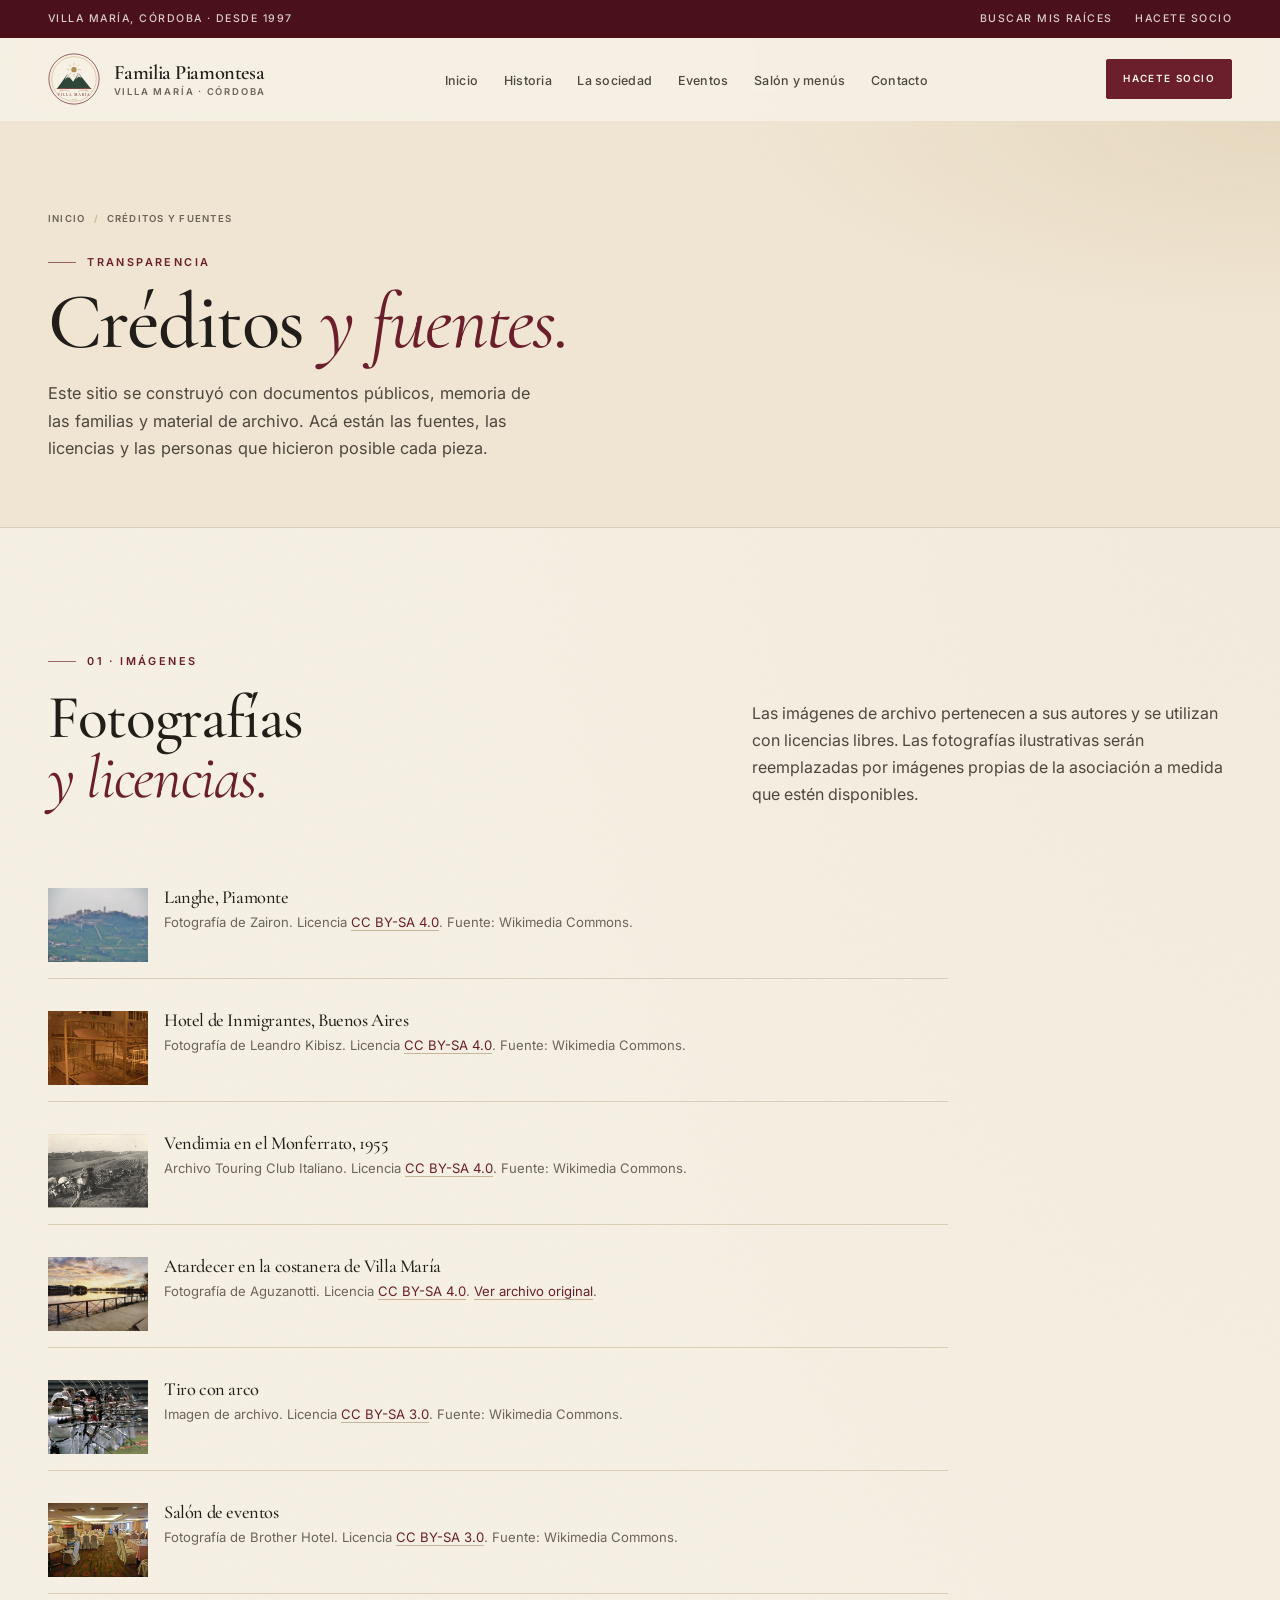
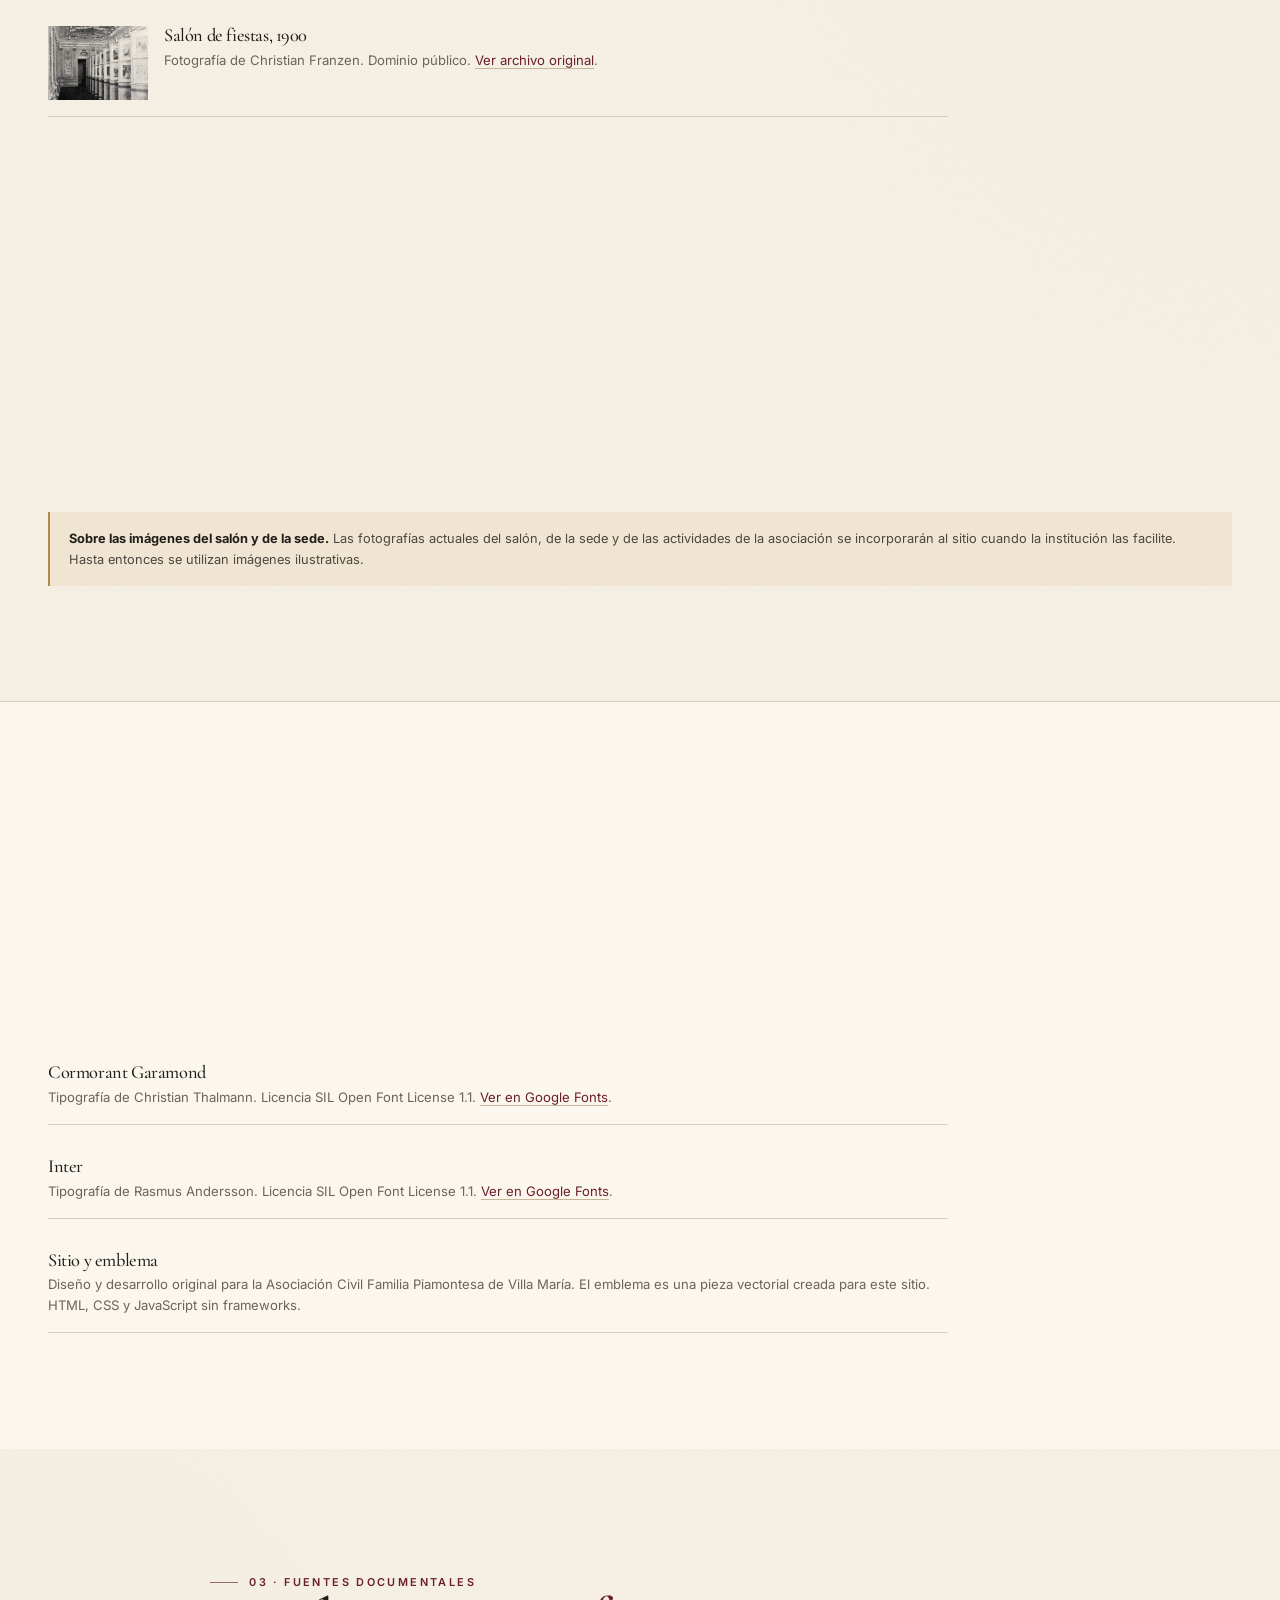
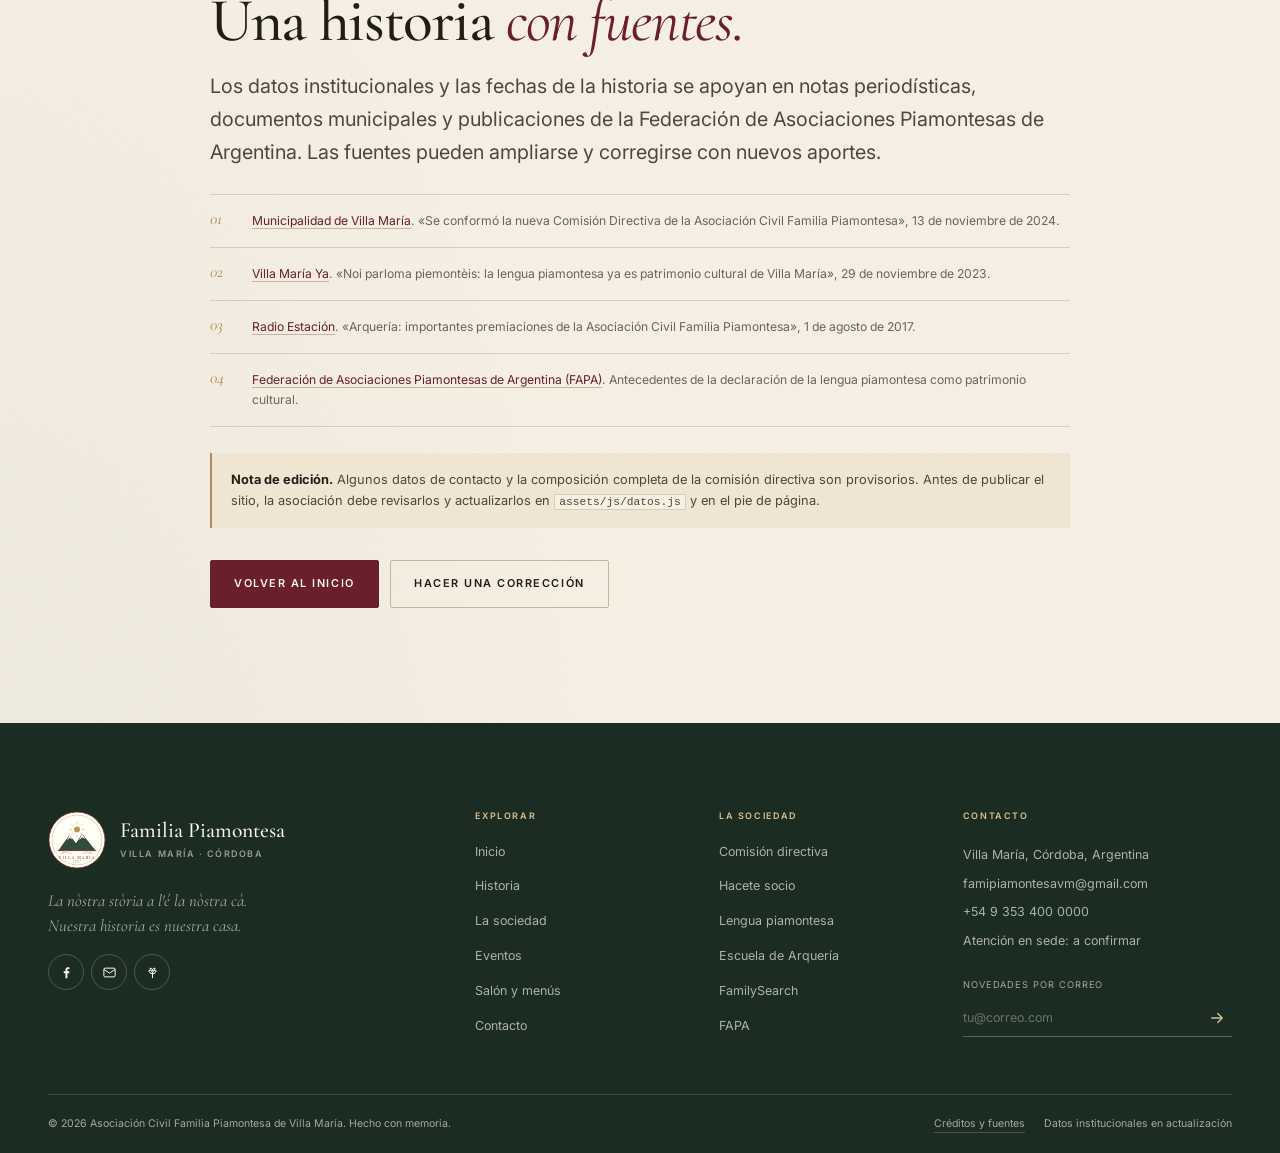
<file: creditos.html>
﻿<!doctype html>
<html lang="es-AR">
<head>
  <meta charset="utf-8">
  <meta name="viewport" content="width=device-width, initial-scale=1">
  <title>Créditos y fuentes — Familia Piamontesa de Villa María</title>
  <meta name="description" content="Créditos de imágenes, tipografías, fuentes documentales y notas de edición del sitio de la Familia Piamontesa de Villa María.">
  <meta name="theme-color" content="#f6f0e4">
  <meta name="color-scheme" content="light">
  <link rel="canonical" href="https://mativ93.github.io/familia-piamontesa-villa-maria/creditos.html">

  <meta property="og:type" content="article">
  <meta property="og:url" content="https://mativ93.github.io/familia-piamontesa-villa-maria/creditos.html">
  <meta property="og:locale" content="es_AR">
  <meta property="og:site_name" content="Familia Piamontesa de Villa María">
  <meta property="og:title" content="Créditos y fuentes — Familia Piamontesa de Villa María">
  <meta property="og:description" content="Las imágenes, los textos y las fuentes que sostienen este sitio.">
  <meta property="og:image" content="https://mativ93.github.io/familia-piamontesa-villa-maria/assets/img/hero-langhe.jpg">
  <meta name="twitter:card" content="summary_large_image">

  <link rel="icon" href="favicon.svg" type="image/svg+xml">
  <link rel="preconnect" href="https://fonts.googleapis.com">
  <link rel="preconnect" href="https://fonts.gstatic.com" crossorigin>
  <link href="https://fonts.googleapis.com/css2?family=Cormorant+Garamond:ital,wght@0,400;0,500;0,600;1,400;1,500&family=Inter:wght@300;400;500;600&display=swap" rel="stylesheet">
  <link rel="stylesheet" href="assets/css/estilos.css">
</head>
<body>

  <a class="saltar" href="#contenido">Saltar al contenido</a>

  <header class="site-header" data-header>
    <div class="topbar">
      <div class="wrap topbar__inner">
        <p>Villa María, Córdoba · Desde 1997</p>
        <div class="topbar__links">
          <a href="https://www.familysearch.org/es/global" target="_blank" rel="noopener noreferrer">Buscar mis raíces</a>
          <a href="socios.html#asociate">Hacete socio</a>
        </div>
      </div>
    </div>

    <div class="wrap">
      <nav class="nav" aria-label="Navegación principal">
        <a class="marca" href="index.html">
          <img class="marca__sello" src="assets/img/emblema.svg" alt="" width="52" height="52">
          <span class="marca__texto">
            <strong>Familia Piamontesa</strong>
            <small>Villa María · Córdoba</small>
          </span><span class="sr-only">— Inicio</span>
        </a>

        <ul class="nav__links">
          <li><a href="index.html">Inicio</a></li>
          <li><a href="historia.html">Historia</a></li>
          <li><a href="socios.html">La sociedad</a></li>
          <li><a href="eventos.html">Eventos</a></li>
          <li><a href="salon.html">Salón y menús</a></li>
          <li><a href="contacto.html">Contacto</a></li>
        </ul>

        <div class="nav__acciones">
          <a class="btn btn--primario btn--chico" href="socios.html#asociate">Hacete socio</a>
          <button class="nav__toggle" type="button" data-menu-toggle aria-expanded="false" aria-controls="menu-movil" aria-label="Abrir menú">
            <svg viewBox="0 0 24 24" fill="none" stroke="currentColor" stroke-width="1.7" stroke-linecap="round" aria-hidden="true"><path d="M4 7h16M4 12h16M4 17h16"/></svg>
          </button>
        </div>
      </nav>

      <div class="menu-movil" id="menu-movil" data-menu-panel hidden>
        <ul class="menu-movil__links">
          <li><a href="index.html">Inicio</a></li>
          <li><a href="historia.html">Historia</a></li>
          <li><a href="socios.html">La sociedad</a></li>
          <li><a href="eventos.html">Eventos</a></li>
          <li><a href="salon.html">Salón y menús</a></li>
          <li><a href="contacto.html">Contacto</a></li>
        </ul>
        <div class="menu-movil__pie">
          <a class="btn btn--primario btn--bloque" href="socios.html#asociate">Hacete socio</a>
          <a class="btn btn--fantasma btn--bloque" href="https://www.familysearch.org/es/global" target="_blank" rel="noopener noreferrer">Buscar mis raíces</a>
        </div>
      </div>
    </div>
  </header>

  <main id="contenido">

    <section class="page-hero page-hero--simple">
      <div class="wrap">
        <ol class="migajas">
          <li><a href="index.html">Inicio</a></li>
          <li>Créditos y fuentes</li>
        </ol>
        <div class="page-hero__grid">
          <div>
            <p class="eyebrow">Transparencia</p>
            <h1 class="texto-balance">Créditos <em>y fuentes.</em></h1>
            <p class="page-hero__bajada">
              Este sitio se construyó con documentos públicos, memoria de las familias y material
              de archivo. Acá están las fuentes, las licencias y las personas que hicieron posible
              cada pieza.
            </p>
          </div>
        </div>
      </div>
    </section>

    <!-- FOTOGRAFÍAS -->
    <section class="seccion">
      <div class="wrap">
        <div class="cabecera-seccion">
          <div class="revelar">
            <p class="eyebrow">01 · Imágenes</p>
            <h2 class="texto-balance">Fotografías <em>y licencias.</em></h2>
          </div>
          <div class="cabecera-seccion__texto revelar" data-retardo="100">
            <p>
              Las imágenes de archivo pertenecen a sus autores y se utilizan con licencias libres.
              Las fotografías ilustrativas serán reemplazadas por imágenes propias de la asociación
              a medida que estén disponibles.
            </p>
          </div>
        </div>

        <div class="creditos">
          <article class="credito revelar">
            <img src="assets/img/hero-langhe.jpg" alt="" loading="lazy">
            <div>
              <h3>Langhe, Piamonte</h3>
              <p>Fotografía de Zairon. Licencia <a href="https://creativecommons.org/licenses/by-sa/4.0/" target="_blank" rel="noopener noreferrer">CC BY-SA 4.0</a>. Fuente: Wikimedia Commons.</p>
            </div>
          </article>

          <article class="credito revelar">
            <img src="assets/img/historia-inmigrantes.jpg" alt="" loading="lazy">
            <div>
              <h3>Hotel de Inmigrantes, Buenos Aires</h3>
              <p>Fotografía de Leandro Kibisz. Licencia <a href="https://creativecommons.org/licenses/by-sa/4.0/" target="_blank" rel="noopener noreferrer">CC BY-SA 4.0</a>. Fuente: Wikimedia Commons.</p>
            </div>
          </article>

          <article class="credito revelar">
            <img src="assets/img/historia-vendimia.jpg" alt="" loading="lazy">
            <div>
              <h3>Vendimia en el Monferrato, 1955</h3>
              <p>Archivo Touring Club Italiano. Licencia <a href="https://creativecommons.org/licenses/by-sa/4.0/" target="_blank" rel="noopener noreferrer">CC BY-SA 4.0</a>. Fuente: Wikimedia Commons.</p>
            </div>
          </article>

          <article class="credito revelar">
            <img src="assets/img/villa-maria.jpg" alt="" loading="lazy">
            <div>
              <h3>Atardecer en la costanera de Villa María</h3>
              <p>Fotografía de Aguzanotti. Licencia <a href="https://creativecommons.org/licenses/by-sa/4.0/" target="_blank" rel="noopener noreferrer">CC BY-SA 4.0</a>.
                <a href="https://commons.wikimedia.org/wiki/File:Atardecer_costanera_Villa_Mar%C3%ADa.jpg" target="_blank" rel="noopener noreferrer">Ver archivo original</a>.
              </p>
            </div>
          </article>

          <article class="credito revelar">
            <img src="assets/img/arqueria.jpg" alt="" loading="lazy">
            <div>
              <h3>Tiro con arco</h3>
              <p>Imagen de archivo. Licencia <a href="https://creativecommons.org/licenses/by-sa/3.0/" target="_blank" rel="noopener noreferrer">CC BY-SA 3.0</a>. Fuente: Wikimedia Commons.</p>
            </div>
          </article>

          <article class="credito revelar">
            <img src="assets/img/salon.jpg" alt="" loading="lazy">
            <div>
              <h3>Salón de eventos</h3>
              <p>Fotografía de Brother Hotel. Licencia <a href="https://creativecommons.org/licenses/by-sa/3.0/" target="_blank" rel="noopener noreferrer">CC BY-SA 3.0</a>. Fuente: Wikimedia Commons.</p>
            </div>
          </article>

          <article class="credito revelar">
            <img src="assets/img/salon-vintage.jpg" alt="" loading="lazy">
            <div>
              <h3>Salón de fiestas, 1900</h3>
              <p>Fotografía de Christian Franzen. Dominio público.
                <a href="https://commons.wikimedia.org/wiki/File:Vista_general_del_sal%C3%B3n_de_fiestas,_de_Franzen,_Blanco_y_Negro,_29-07-1900.jpg" target="_blank" rel="noopener noreferrer">Ver archivo original</a>.
              </p>
            </div>
          </article>

          <article class="credito revelar">
            <img src="assets/img/comida-tajarin-ragu.jpg" alt="" loading="lazy">
            <div>
              <h3>Tajarin al ragù</h3>
              <p>Imagen de referencia gastronómica. Licencia <a href="https://creativecommons.org/licenses/by/2.0/" target="_blank" rel="noopener noreferrer">CC BY 2.0</a>. Fuente: Wikimedia Commons / Flickr.</p>
            </div>
          </article>

          <article class="credito revelar">
            <img src="assets/img/comida-bagna-cauda.jpg" alt="" loading="lazy">
            <div>
              <h3>Bagna cauda</h3>
              <p>Imagen de referencia gastronómica. Licencia <a href="https://creativecommons.org/publicdomain/zero/1.0/" target="_blank" rel="noopener noreferrer">CC0</a>. Fuente: Wikimedia Commons.</p>
            </div>
          </article>

          <article class="credito revelar">
            <img src="assets/img/comida-bonet.jpg" alt="" loading="lazy">
            <div>
              <h3>Bonet</h3>
              <p>Imagen de referencia gastronómica. Licencia <a href="https://creativecommons.org/licenses/by-sa/4.0/" target="_blank" rel="noopener noreferrer">CC BY-SA 4.0</a>. Fuente: Wikimedia Commons.</p>
            </div>
          </article>
        </div>

        <div class="nota" style="margin-top:1.6rem">
          <strong>Sobre las imágenes del salón y de la sede.</strong> Las fotografías actuales del
          salón, de la sede y de las actividades de la asociación se incorporarán al sitio cuando
          la institución las facilite. Hasta entonces se utilizan imágenes ilustrativas.
        </div>
      </div>
    </section>

    <!-- TIPOGRAFÍAS Y CÓDIGO -->
    <section class="seccion seccion--papel-claro seccion--linea">
      <div class="wrap">
        <div class="cabecera-seccion">
          <div class="revelar">
            <p class="eyebrow">02 · Herramientas</p>
            <h2 class="texto-balance">Tipografías <em>y código.</em></h2>
          </div>
          <div class="cabecera-seccion__texto revelar" data-retardo="100">
            <p>
              El sitio funciona sin gestor de contenidos ni dependencias de desarrollo. Se edita
              directamente en los archivos y se publica como sitio estático.
            </p>
          </div>
        </div>

        <div class="creditos">
          <article class="credito">
            <div>
              <h3>Cormorant Garamond</h3>
              <p>Tipografía de Christian Thalmann. Licencia SIL Open Font License 1.1.
                <a href="https://fonts.google.com/specimen/Cormorant+Garamond" target="_blank" rel="noopener noreferrer">Ver en Google Fonts</a>.
              </p>
            </div>
          </article>
          <article class="credito">
            <div>
              <h3>Inter</h3>
              <p>Tipografía de Rasmus Andersson. Licencia SIL Open Font License 1.1.
                <a href="https://fonts.google.com/specimen/Inter" target="_blank" rel="noopener noreferrer">Ver en Google Fonts</a>.
              </p>
            </div>
          </article>
          <article class="credito">
            <div>
              <h3>Sitio y emblema</h3>
              <p>Diseño y desarrollo original para la Asociación Civil Familia Piamontesa de Villa María. El emblema es una pieza vectorial creada para este sitio. HTML, CSS y JavaScript sin frameworks.</p>
            </div>
          </article>
        </div>
      </div>
    </section>

    <!-- FUENTES -->
    <section class="seccion">
      <div class="wrap wrap--angosto">
        <p class="eyebrow">03 · Fuentes documentales</p>
        <h2 class="texto-balance">Una historia <em>con fuentes.</em></h2>
        <p class="lead" style="margin-top:1.2rem">
          Los datos institucionales y las fechas de la historia se apoyan en notas periodísticas,
          documentos municipales y publicaciones de la Federación de Asociaciones Piamontesas de
          Argentina. Las fuentes pueden ampliarse y corregirse con nuevos aportes.
        </p>

        <ul class="fuentes" data-fuentes style="margin-top:1.6rem"></ul>

        <div class="nota" style="margin-top:1.6rem">
          <strong>Nota de edición.</strong> Algunos datos de contacto y la composición completa de
          la comisión directiva son provisorios. Antes de publicar el sitio, la asociación debe
          revisarlos y actualizarlos en <code>assets/js/datos.js</code> y en el pie de página.
        </div>

        <div class="hero__acciones" style="margin-top:2rem">
          <a class="btn btn--primario" href="index.html">Volver al inicio</a>
          <a class="btn btn--fantasma" href="contacto.html?motivo=institucional">Hacer una corrección</a>
        </div>
      </div>
    </section>

  </main>

  <footer class="footer">
    <div class="wrap">
      <div class="footer__grid">
        <div>
          <div class="footer__marca">
            <img src="assets/img/emblema.svg" alt="" width="58" height="58">
            <div>
              <strong>Familia Piamontesa</strong>
              <small>Villa María · Córdoba</small>
            </div>
          </div>
          <p class="footer__lema">La nòstra stòria a l'é la nòstra cà. Nuestra historia es nuestra casa.</p>
          <div class="footer__redes">
            <a href="https://www.facebook.com/familiapiamontesavm" target="_blank" rel="noopener noreferrer" aria-label="Facebook de la Familia Piamontesa" data-enlace="facebook">
              <svg viewBox="0 0 24 24" fill="currentColor" aria-hidden="true"><path d="M13.5 21v-8h2.7l.4-3.1h-3.1V7.9c0-.9.3-1.5 1.6-1.5h1.6V3.6c-.3 0-1.3-.1-2.4-.1-2.4 0-4 1.5-4 4.2v2.2H7.5V13h2.8v8z"/></svg>
            </a>
            <a href="mailto:famipiamontesavm@gmail.com" aria-label="Escribir por correo" data-enlace="email">
              <svg viewBox="0 0 24 24" fill="none" stroke="currentColor" stroke-width="1.6" aria-hidden="true"><rect x="3" y="5" width="18" height="14" rx="2"/><path d="m3 7 9 6 9-6"/></svg>
            </a>
            <a href="https://www.familysearch.org/es/global" target="_blank" rel="noopener noreferrer" aria-label="FamilySearch" data-enlace="familysearch">
              <svg viewBox="0 0 24 24" fill="none" stroke="currentColor" stroke-width="1.6" aria-hidden="true"><path d="M12 21v-7"/><path d="M12 14c-3.5 0-5.5-2-5.5-5.5C10 8.5 12 10.5 12 14ZM12 14c3.5 0 5.5-2 5.5-5.5C14 8.5 12 10.5 12 14Z"/><path d="M12 9c-2.5 0-4-1.5-4-4 2.5 0 4 1.5 4 4ZM12 9c2.5 0 4-1.5 4-4-2.5 0-4 1.5-4 4Z"/></svg>
            </a>
          </div>
        </div>

        <div>
          <h3>Explorar</h3>
          <ul class="footer__links">
            <li><a href="index.html">Inicio</a></li>
            <li><a href="historia.html">Historia</a></li>
            <li><a href="socios.html">La sociedad</a></li>
            <li><a href="eventos.html">Eventos</a></li>
            <li><a href="salon.html">Salón y menús</a></li>
            <li><a href="contacto.html">Contacto</a></li>
          </ul>
        </div>

        <div>
          <h3>La sociedad</h3>
          <ul class="footer__links">
            <li><a href="socios.html#comision">Comisión directiva</a></li>
            <li><a href="socios.html#asociate">Hacete socio</a></li>
            <li><a href="historia.html#lengua">Lengua piamontesa</a></li>
            <li><a href="eventos.html#deportes">Escuela de Arquería</a></li>
            <li><a href="https://www.familysearch.org/es/global" target="_blank" rel="noopener noreferrer">FamilySearch</a></li>
            <li><a href="https://fapa.org.ar" target="_blank" rel="noopener noreferrer">FAPA</a></li>
          </ul>
        </div>

        <div class="footer__contacto">
          <h3>Contacto</h3>
          <p data-dato="direccion">Villa María, Córdoba, Argentina</p>
          <a href="mailto:famipiamontesavm@gmail.com" data-enlace="email" data-dato="email">famipiamontesavm@gmail.com</a>
          <a href="tel:+5493534000000" data-enlace="telefono" data-dato="telefono">+54 9 353 400 0000</a>
          <p data-dato="horario">Atención en sede: a confirmar</p>

          <form class="footer__boletin" data-form data-asunto="Quiero recibir novedades de la Familia Piamontesa">
            <label for="boletin-email-creditos">Novedades por correo</label>
            <div class="campo-linea">
              <input id="boletin-email-creditos" name="email" type="email" placeholder="tu@correo.com" autocomplete="email" required>
              <button type="submit" aria-label="Enviar correo">
                <svg width="18" height="18" viewBox="0 0 24 24" fill="none" stroke="currentColor" stroke-width="1.8" stroke-linecap="round" stroke-linejoin="round" aria-hidden="true"><path d="M5 12h14M13 6l6 6-6 6"/></svg>
              </button>
            </div>
            <input type="hidden" name="origen" value="Boletín del pie de página">
            <p class="form__ok" data-form-ok role="status">Gracias. Se abrirá tu correo para completar la suscripción.</p>
          </form>
        </div>
      </div>

      <div class="footer__bottom">
        <p>© <span data-anio>2026</span> Asociación Civil Familia Piamontesa de Villa María. Hecho con memoria.</p>
        <div class="footer__legal">
          <a href="creditos.html">Créditos y fuentes</a>
          <span>Datos institucionales en actualización</span>
        </div>
      </div>
    </div>
  </footer>

  <script src="assets/js/datos.js"></script>
  <script src="assets/js/app.js"></script>
</body>
</html>
</file>
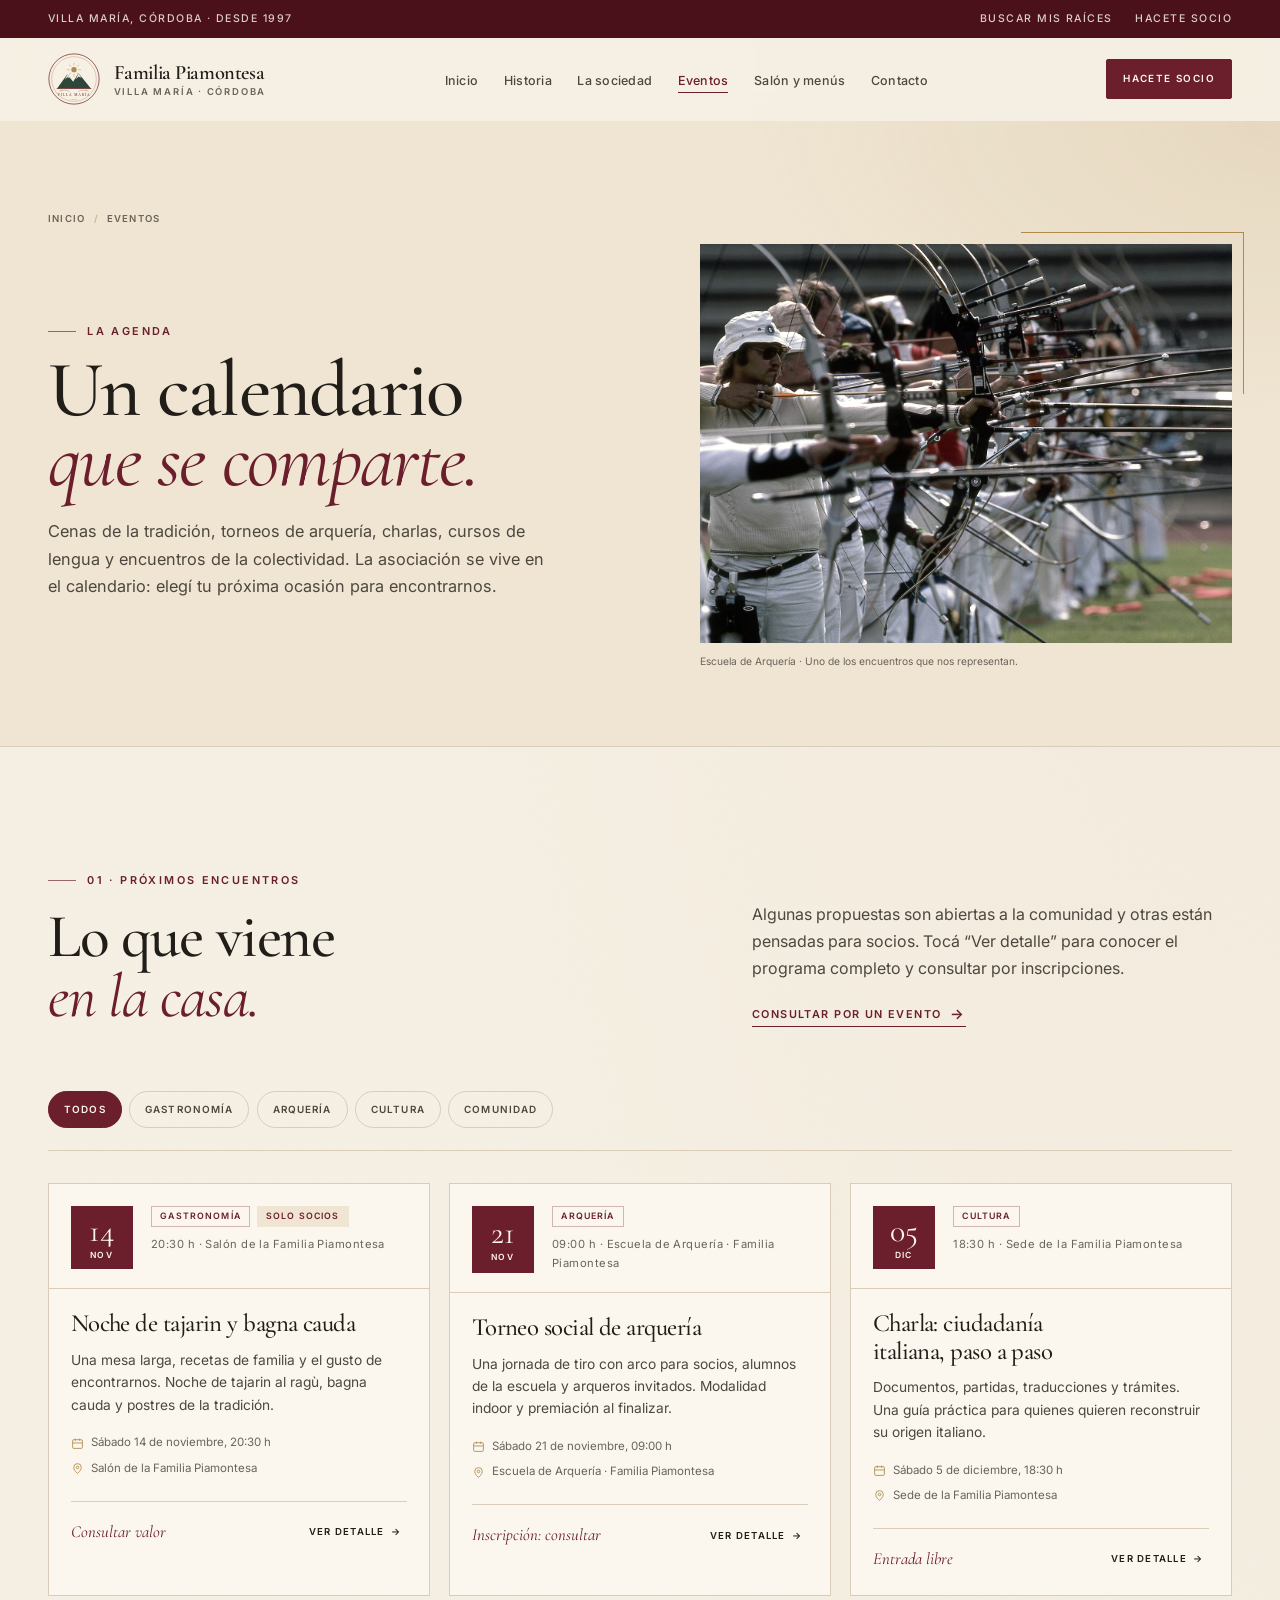
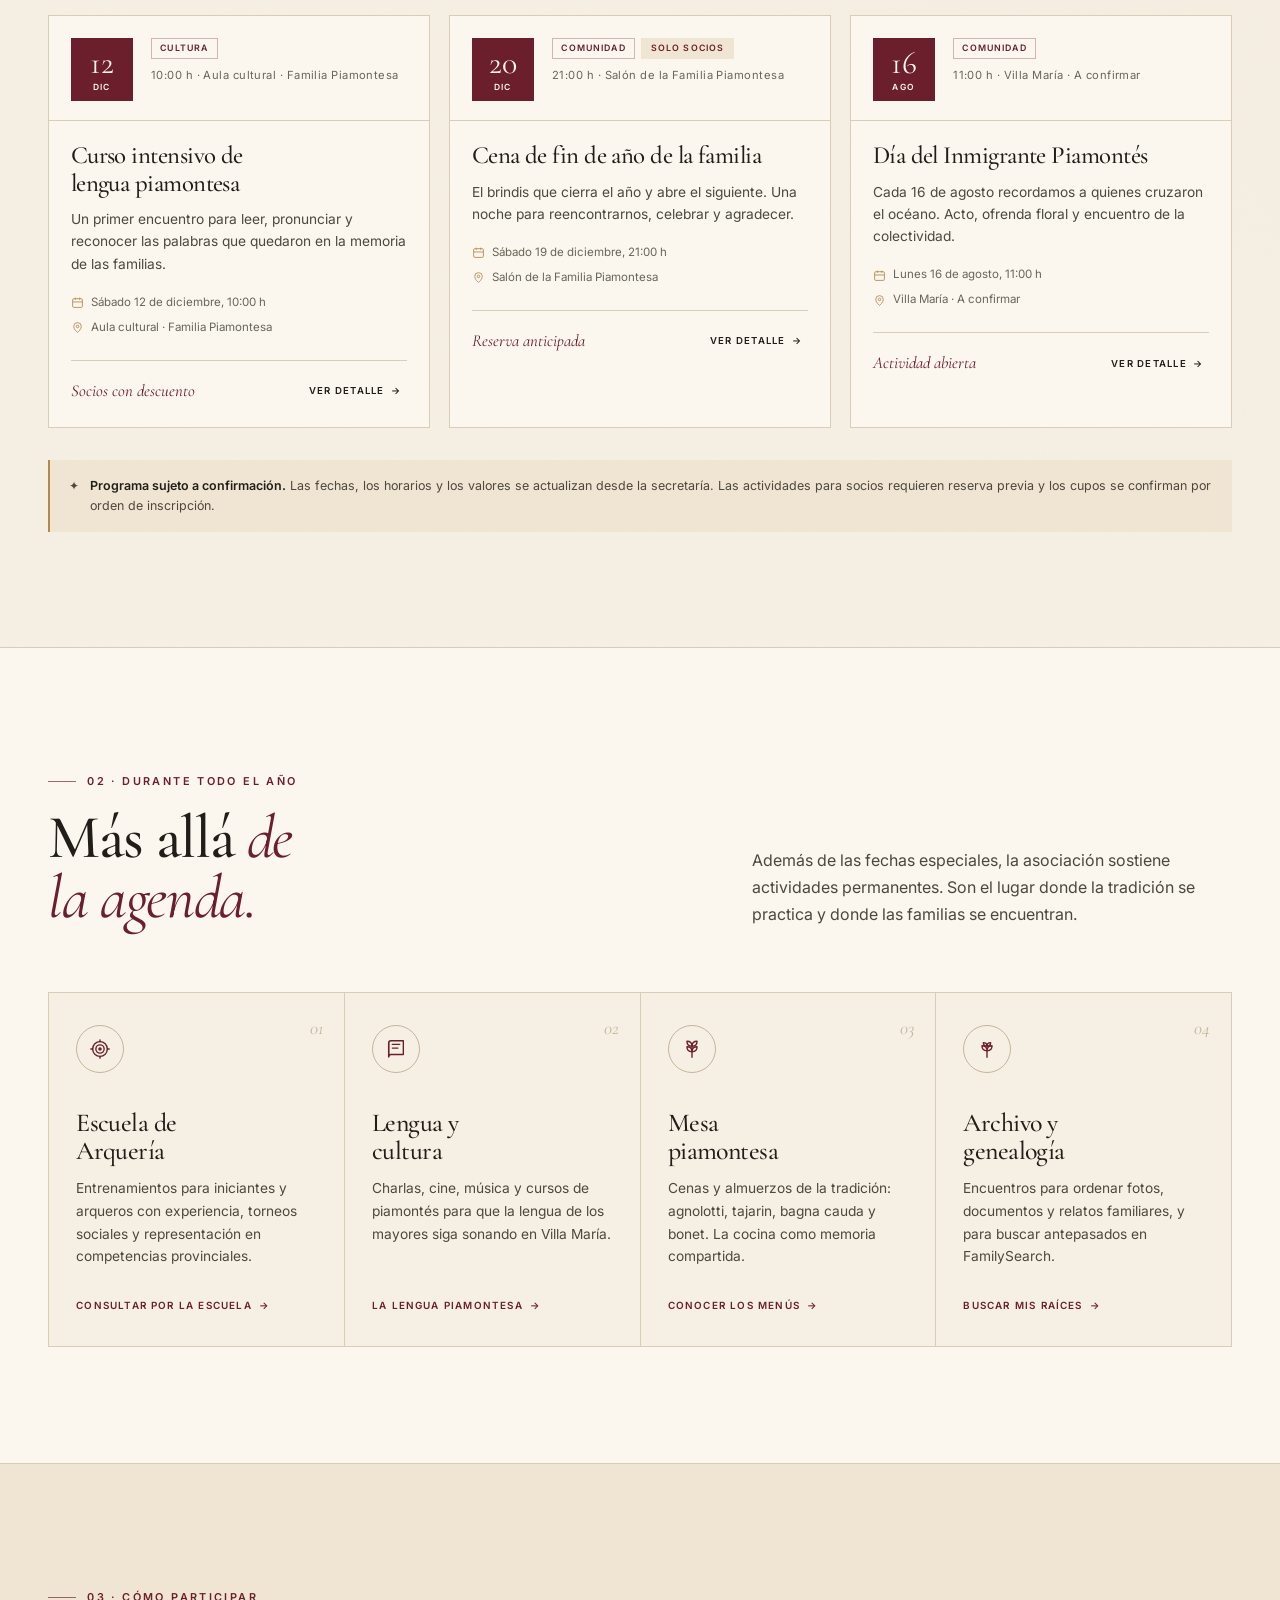
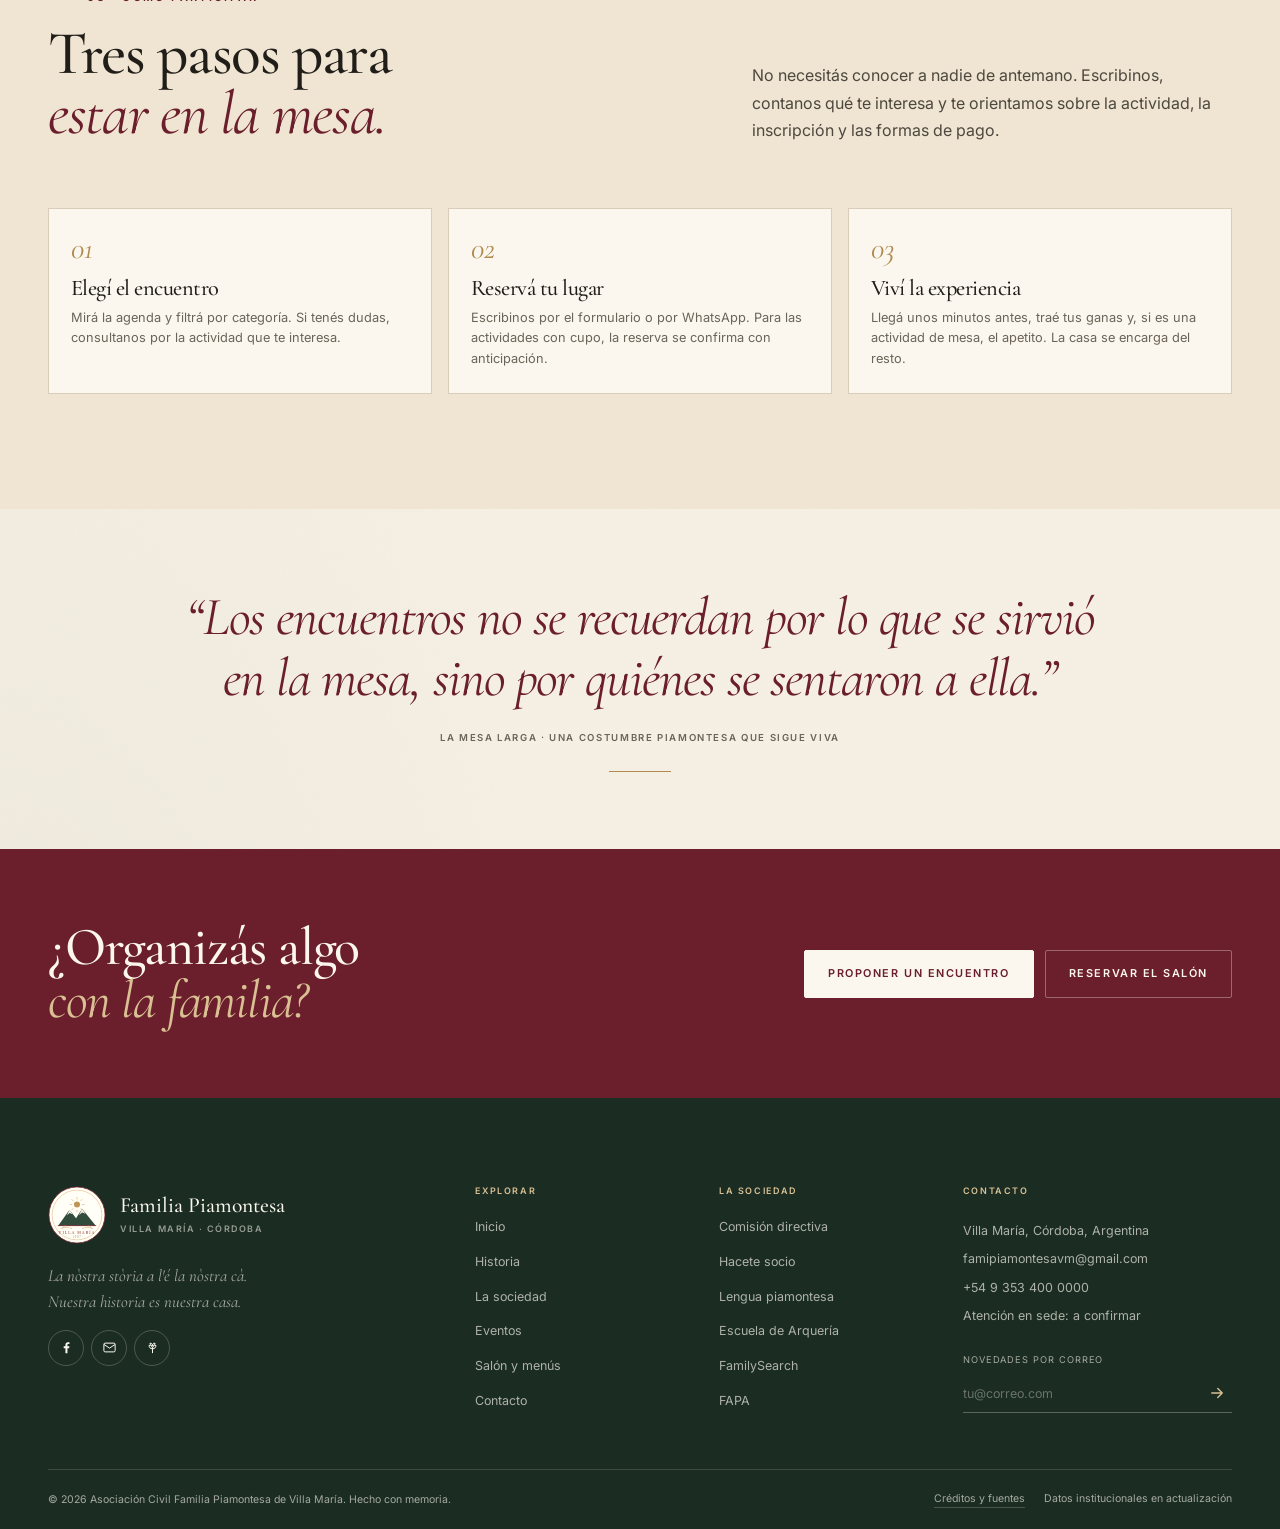
<file: eventos.html>
﻿<!doctype html>
<html lang="es-AR">
<head>
  <meta charset="utf-8">
  <meta name="viewport" content="width=device-width, initial-scale=1">
  <title>Eventos y agenda — Familia Piamontesa de Villa María</title>
  <meta name="description" content="Agenda de la Familia Piamontesa de Villa María: cenas, torneos de arquería, charlas, cursos de lengua piamontesa y encuentros de la colectividad.">
  <meta name="theme-color" content="#f6f0e4">
  <meta name="color-scheme" content="light">
  <link rel="canonical" href="https://mativ93.github.io/familia-piamontesa-villa-maria/eventos.html">

  <meta property="og:type" content="website">
  <meta property="og:url" content="https://mativ93.github.io/familia-piamontesa-villa-maria/eventos.html">
  <meta property="og:locale" content="es_AR">
  <meta property="og:site_name" content="Familia Piamontesa de Villa María">
  <meta property="og:title" content="Eventos y agenda — Familia Piamontesa de Villa María">
  <meta property="og:description" content="Cenas, arquería, charlas y cursos. El calendario de una comunidad que se encuentra.">
  <meta property="og:image" content="https://mativ93.github.io/familia-piamontesa-villa-maria/assets/img/arqueria.jpg">
  <meta name="twitter:card" content="summary_large_image">

  <link rel="icon" href="favicon.svg" type="image/svg+xml">
  <link rel="preconnect" href="https://fonts.googleapis.com">
  <link rel="preconnect" href="https://fonts.gstatic.com" crossorigin>
  <link href="https://fonts.googleapis.com/css2?family=Cormorant+Garamond:ital,wght@0,400;0,500;0,600;1,400;1,500&family=Inter:wght@300;400;500;600&display=swap" rel="stylesheet">
  <link rel="stylesheet" href="assets/css/estilos.css">
</head>
<body>

  <a class="saltar" href="#contenido">Saltar al contenido</a>

  <header class="site-header" data-header>
    <div class="topbar">
      <div class="wrap topbar__inner">
        <p>Villa María, Córdoba · Desde 1997</p>
        <div class="topbar__links">
          <a href="https://www.familysearch.org/es/global" target="_blank" rel="noopener noreferrer">Buscar mis raíces</a>
          <a href="socios.html#asociate">Hacete socio</a>
        </div>
      </div>
    </div>

    <div class="wrap">
      <nav class="nav" aria-label="Navegación principal">
        <a class="marca" href="index.html">
          <img class="marca__sello" src="assets/img/emblema.svg" alt="" width="52" height="52">
          <span class="marca__texto">
            <strong>Familia Piamontesa</strong>
            <small>Villa María · Córdoba</small>
          </span><span class="sr-only">— Inicio</span>
        </a>

        <ul class="nav__links">
          <li><a href="index.html">Inicio</a></li>
          <li><a href="historia.html">Historia</a></li>
          <li><a href="socios.html">La sociedad</a></li>
          <li><a href="eventos.html" aria-current="page">Eventos</a></li>
          <li><a href="salon.html">Salón y menús</a></li>
          <li><a href="contacto.html">Contacto</a></li>
        </ul>

        <div class="nav__acciones">
          <a class="btn btn--primario btn--chico" href="socios.html#asociate">Hacete socio</a>
          <button class="nav__toggle" type="button" data-menu-toggle aria-expanded="false" aria-controls="menu-movil" aria-label="Abrir menú">
            <svg viewBox="0 0 24 24" fill="none" stroke="currentColor" stroke-width="1.7" stroke-linecap="round" aria-hidden="true"><path d="M4 7h16M4 12h16M4 17h16"/></svg>
          </button>
        </div>
      </nav>

      <div class="menu-movil" id="menu-movil" data-menu-panel hidden>
        <ul class="menu-movil__links">
          <li><a href="index.html">Inicio</a></li>
          <li><a href="historia.html">Historia</a></li>
          <li><a href="socios.html">La sociedad</a></li>
          <li><a href="eventos.html" aria-current="page">Eventos</a></li>
          <li><a href="salon.html">Salón y menús</a></li>
          <li><a href="contacto.html">Contacto</a></li>
        </ul>
        <div class="menu-movil__pie">
          <a class="btn btn--primario btn--bloque" href="socios.html#asociate">Hacete socio</a>
          <a class="btn btn--fantasma btn--bloque" href="https://www.familysearch.org/es/global" target="_blank" rel="noopener noreferrer">Buscar mis raíces</a>
        </div>
      </div>
    </div>
  </header>

  <main id="contenido">

    <!-- PORTADA INTERIOR -->
    <section class="page-hero">
      <div class="wrap">
        <ol class="migajas">
          <li><a href="index.html">Inicio</a></li>
          <li>Eventos</li>
        </ol>
        <div class="page-hero__grid">
          <div>
            <p class="eyebrow">La agenda</p>
            <h1 class="texto-balance">Un calendario <em>que se comparte.</em></h1>
            <p class="page-hero__bajada">
              Cenas de la tradición, torneos de arquería, charlas, cursos de lengua y encuentros
              de la colectividad. La asociación se vive en el calendario: elegí tu próxima
              ocasión para encontrarnos.
            </p>
          </div>
          <figure class="page-hero__media">
            <img src="assets/img/arqueria.jpg" alt="Arquero en posición de tiro con arco" width="1920" height="1246" fetchpriority="high">
            <figcaption>Escuela de Arquería · Uno de los encuentros que nos representan.</figcaption>
          </figure>
        </div>
      </div>
    </section>

    <!-- AGENDA -->
    <section class="seccion" id="agenda">
      <div class="wrap">
        <div class="cabecera-seccion">
          <div class="revelar">
            <p class="eyebrow">01 · Próximos encuentros</p>
            <h2 class="texto-balance">Lo que viene <em>en la casa.</em></h2>
          </div>
          <div class="cabecera-seccion__texto revelar" data-retardo="100">
            <p>
              Algunas propuestas son abiertas a la comunidad y otras están pensadas para socios.
              Tocá “Ver detalle” para conocer el programa completo y consultar por inscripciones.
            </p>
            <div class="cabecera-seccion__acciones">
              <a class="enlace-flecha" href="contacto.html?motivo=evento">Consultar por un evento</a>
            </div>
          </div>
        </div>

        <div class="filtros" data-filtros aria-label="Filtrar eventos por categoría"></div>
        <div class="eventos__grid" data-eventos></div>

        <p class="eventos__nota">
          <span aria-hidden="true">✦</span>
          <span>
            <strong>Programa sujeto a confirmación.</strong> Las fechas, los horarios y los valores
            se actualizan desde la secretaría. Las actividades para socios requieren reserva previa
            y los cupos se confirman por orden de inscripción.
          </span>
        </p>
      </div>
    </section>

    <!-- ACTIVIDADES PERMANENTES -->
    <section class="seccion seccion--papel-claro seccion--linea" id="deportes">
      <div class="wrap">
        <div class="cabecera-seccion">
          <div class="revelar">
            <p class="eyebrow">02 · Durante todo el año</p>
            <h2 class="texto-balance">Más allá <em>de la agenda.</em></h2>
          </div>
          <div class="cabecera-seccion__texto revelar" data-retardo="100">
            <p>
              Además de las fechas especiales, la asociación sostiene actividades permanentes.
              Son el lugar donde la tradición se practica y donde las familias se encuentran.
            </p>
          </div>
        </div>

        <div class="areas__grid">
          <article class="area revelar">
            <span class="area__num" aria-hidden="true">01</span>
            <span class="area__icono" aria-hidden="true">
              <svg viewBox="0 0 24 24" fill="none" stroke="currentColor" stroke-width="1.5" stroke-linecap="round" stroke-linejoin="round"><circle cx="12" cy="12" r="8"/><circle cx="12" cy="12" r="4.5"/><circle cx="12" cy="12" r="1.2" fill="currentColor"/><path d="M12 2v2M12 20v2M2 12h2M20 12h2"/></svg>
            </span>
            <h3>Escuela de Arquería</h3>
            <p>Entrenamientos para iniciantes y arqueros con experiencia, torneos sociales y representación en competencias provinciales.</p>
            <div class="area__pie"><a href="contacto.html?motivo=arqueria"><span>Consultar por la escuela</span></a></div>
          </article>

          <article class="area revelar" data-retardo="80">
            <span class="area__num" aria-hidden="true">02</span>
            <span class="area__icono" aria-hidden="true">
              <svg viewBox="0 0 24 24" fill="none" stroke="currentColor" stroke-width="1.5" stroke-linecap="round" stroke-linejoin="round"><path d="M4 5.5A2.5 2.5 0 0 1 6.5 3H20v15H6.5A2.5 2.5 0 0 0 4 20.5Z"/><path d="M4 5.5v15M8 7h8M8 11h6"/></svg>
            </span>
            <h3>Lengua y cultura</h3>
            <p>Charlas, cine, música y cursos de piamontés para que la lengua de los mayores siga sonando en Villa María.</p>
            <div class="area__pie"><a href="historia.html#lengua"><span>La lengua piamontesa</span></a></div>
          </article>

          <article class="area revelar" data-retardo="160">
            <span class="area__num" aria-hidden="true">03</span>
            <span class="area__icono" aria-hidden="true">
              <svg viewBox="0 0 24 24" fill="none" stroke="currentColor" stroke-width="1.5" stroke-linecap="round" stroke-linejoin="round"><path d="M12 21c0-6 0-9 0-12"/><path d="M12 9c-3.5 0-5.5-2-5.5-5.5C10 3.5 12 5.5 12 9ZM12 9c3.5 0 5.5-2 5.5-5.5C14 3.5 12 5.5 12 9Z"/><path d="M12 15c-3.5 0-5.5-2-5.5-5.5C10 9.5 12 11.5 12 15ZM12 15c3.5 0 5.5-2 5.5-5.5C14 9.5 12 11.5 12 15Z"/></svg>
            </span>
            <h3>Mesa piamontesa</h3>
            <p>Cenas y almuerzos de la tradición: agnolotti, tajarin, bagna cauda y bonet. La cocina como memoria compartida.</p>
            <div class="area__pie"><a href="salon.html#menus"><span>Conocer los menús</span></a></div>
          </article>

          <article class="area revelar" data-retardo="240">
            <span class="area__num" aria-hidden="true">04</span>
            <span class="area__icono" aria-hidden="true">
              <svg viewBox="0 0 24 24" fill="none" stroke="currentColor" stroke-width="1.5" stroke-linecap="round" stroke-linejoin="round"><path d="M12 21v-7"/><path d="M12 14c-3.5 0-5.5-2-5.5-5.5C10 8.5 12 10.5 12 14ZM12 14c3.5 0 5.5-2 5.5-5.5C14 8.5 12 10.5 12 14Z"/><path d="M12 9c-2.5 0-4-1.5-4-4 2.5 0 4 1.5 4 4ZM12 9c2.5 0 4-1.5 4-4-2.5 0-4 1.5-4 4Z"/></svg>
            </span>
            <h3>Archivo y genealogía</h3>
            <p>Encuentros para ordenar fotos, documentos y relatos familiares, y para buscar antepasados en FamilySearch.</p>
            <div class="area__pie"><a href="https://www.familysearch.org/es/global" target="_blank" rel="noopener noreferrer"><span>Buscar mis raíces</span></a></div>
          </article>
        </div>
      </div>
    </section>

    <!-- CÓMO PARTICIPAR -->
    <section class="seccion seccion--papel-hondo seccion--linea">
      <div class="wrap">
        <div class="cabecera-seccion">
          <div class="revelar">
            <p class="eyebrow">03 · Cómo participar</p>
            <h2 class="texto-balance">Tres pasos para <em>estar en la mesa.</em></h2>
          </div>
          <div class="cabecera-seccion__texto revelar" data-retardo="100">
            <p>
              No necesitás conocer a nadie de antemano. Escribinos, contanos qué te interesa y
              te orientamos sobre la actividad, la inscripción y las formas de pago.
            </p>
          </div>
        </div>

        <div class="pasos">
          <article class="paso revelar">
            <span class="paso__num" aria-hidden="true">01</span>
            <h3>Elegí el encuentro</h3>
            <p>Mirá la agenda y filtrá por categoría. Si tenés dudas, consultanos por la actividad que te interesa.</p>
          </article>
          <article class="paso revelar" data-retardo="90">
            <span class="paso__num" aria-hidden="true">02</span>
            <h3>Reservá tu lugar</h3>
            <p>Escribinos por el formulario o por WhatsApp. Para las actividades con cupo, la reserva se confirma con anticipación.</p>
          </article>
          <article class="paso revelar" data-retardo="180">
            <span class="paso__num" aria-hidden="true">03</span>
            <h3>Viví la experiencia</h3>
            <p>Llegá unos minutos antes, traé tus ganas y, si es una actividad de mesa, el apetito. La casa se encarga del resto.</p>
          </article>
        </div>
      </div>
    </section>

    <!-- CITA -->
    <section class="seccion seccion--ajustada">
      <div class="wrap">
        <figure class="cita revelar">
          <blockquote>“Los encuentros no se recuerdan por lo que se sirvió en la mesa, sino por quiénes se sentaron a ella.”</blockquote>
          <figcaption>La mesa larga · Una costumbre piamontesa que sigue viva</figcaption>
        </figure>
      </div>
    </section>

    <!-- BANDA -->
    <section class="banda">
      <div class="wrap banda__inner">
        <h2 class="texto-balance">¿Organizás algo <em>con la familia?</em></h2>
        <div class="banda__acciones">
          <a class="btn btn--claro" href="contacto.html?motivo=evento">Proponer un encuentro</a>
          <a class="btn btn--borde-claro" href="salon.html#reservar">Reservar el salón</a>
        </div>
      </div>
    </section>

  </main>

  <footer class="footer">
    <div class="wrap">
      <div class="footer__grid">
        <div>
          <div class="footer__marca">
            <img src="assets/img/emblema.svg" alt="" width="58" height="58">
            <div>
              <strong>Familia Piamontesa</strong>
              <small>Villa María · Córdoba</small>
            </div>
          </div>
          <p class="footer__lema">La nòstra stòria a l'é la nòstra cà. Nuestra historia es nuestra casa.</p>
          <div class="footer__redes">
            <a href="https://www.facebook.com/familiapiamontesavm" target="_blank" rel="noopener noreferrer" aria-label="Facebook de la Familia Piamontesa" data-enlace="facebook">
              <svg viewBox="0 0 24 24" fill="currentColor" aria-hidden="true"><path d="M13.5 21v-8h2.7l.4-3.1h-3.1V7.9c0-.9.3-1.5 1.6-1.5h1.6V3.6c-.3 0-1.3-.1-2.4-.1-2.4 0-4 1.5-4 4.2v2.2H7.5V13h2.8v8z"/></svg>
            </a>
            <a href="mailto:famipiamontesavm@gmail.com" aria-label="Escribir por correo" data-enlace="email">
              <svg viewBox="0 0 24 24" fill="none" stroke="currentColor" stroke-width="1.6" aria-hidden="true"><rect x="3" y="5" width="18" height="14" rx="2"/><path d="m3 7 9 6 9-6"/></svg>
            </a>
            <a href="https://www.familysearch.org/es/global" target="_blank" rel="noopener noreferrer" aria-label="FamilySearch" data-enlace="familysearch">
              <svg viewBox="0 0 24 24" fill="none" stroke="currentColor" stroke-width="1.6" aria-hidden="true"><path d="M12 21v-7"/><path d="M12 14c-3.5 0-5.5-2-5.5-5.5C10 8.5 12 10.5 12 14ZM12 14c3.5 0 5.5-2 5.5-5.5C14 8.5 12 10.5 12 14Z"/><path d="M12 9c-2.5 0-4-1.5-4-4 2.5 0 4 1.5 4 4ZM12 9c2.5 0 4-1.5 4-4-2.5 0-4 1.5-4 4Z"/></svg>
            </a>
          </div>
        </div>

        <div>
          <h3>Explorar</h3>
          <ul class="footer__links">
            <li><a href="index.html">Inicio</a></li>
            <li><a href="historia.html">Historia</a></li>
            <li><a href="socios.html">La sociedad</a></li>
            <li><a href="eventos.html">Eventos</a></li>
            <li><a href="salon.html">Salón y menús</a></li>
            <li><a href="contacto.html">Contacto</a></li>
          </ul>
        </div>

        <div>
          <h3>La sociedad</h3>
          <ul class="footer__links">
            <li><a href="socios.html#comision">Comisión directiva</a></li>
            <li><a href="socios.html#asociate">Hacete socio</a></li>
            <li><a href="historia.html#lengua">Lengua piamontesa</a></li>
            <li><a href="eventos.html#deportes">Escuela de Arquería</a></li>
            <li><a href="https://www.familysearch.org/es/global" target="_blank" rel="noopener noreferrer">FamilySearch</a></li>
            <li><a href="https://fapa.org.ar" target="_blank" rel="noopener noreferrer">FAPA</a></li>
          </ul>
        </div>

        <div class="footer__contacto">
          <h3>Contacto</h3>
          <p data-dato="direccion">Villa María, Córdoba, Argentina</p>
          <a href="mailto:famipiamontesavm@gmail.com" data-enlace="email" data-dato="email">famipiamontesavm@gmail.com</a>
          <a href="tel:+5493534000000" data-enlace="telefono" data-dato="telefono">+54 9 353 400 0000</a>
          <p data-dato="horario">Atención en sede: a confirmar</p>

          <form class="footer__boletin" data-form data-asunto="Quiero recibir novedades de la Familia Piamontesa">
            <label for="boletin-email-eventos">Novedades por correo</label>
            <div class="campo-linea">
              <input id="boletin-email-eventos" name="email" type="email" placeholder="tu@correo.com" autocomplete="email" required>
              <button type="submit" aria-label="Enviar correo">
                <svg width="18" height="18" viewBox="0 0 24 24" fill="none" stroke="currentColor" stroke-width="1.8" stroke-linecap="round" stroke-linejoin="round" aria-hidden="true"><path d="M5 12h14M13 6l6 6-6 6"/></svg>
              </button>
            </div>
            <input type="hidden" name="origen" value="Boletín del pie de página">
            <p class="form__ok" data-form-ok role="status">Gracias. Se abrirá tu correo para completar la suscripción.</p>
          </form>
        </div>
      </div>

      <div class="footer__bottom">
        <p>© <span data-anio>2026</span> Asociación Civil Familia Piamontesa de Villa María. Hecho con memoria.</p>
        <div class="footer__legal">
          <a href="creditos.html">Créditos y fuentes</a>
          <span>Datos institucionales en actualización</span>
        </div>
      </div>
    </div>
  </footer>

  <script src="assets/js/datos.js"></script>
  <script src="assets/js/app.js"></script>
</body>
</html>
</file>
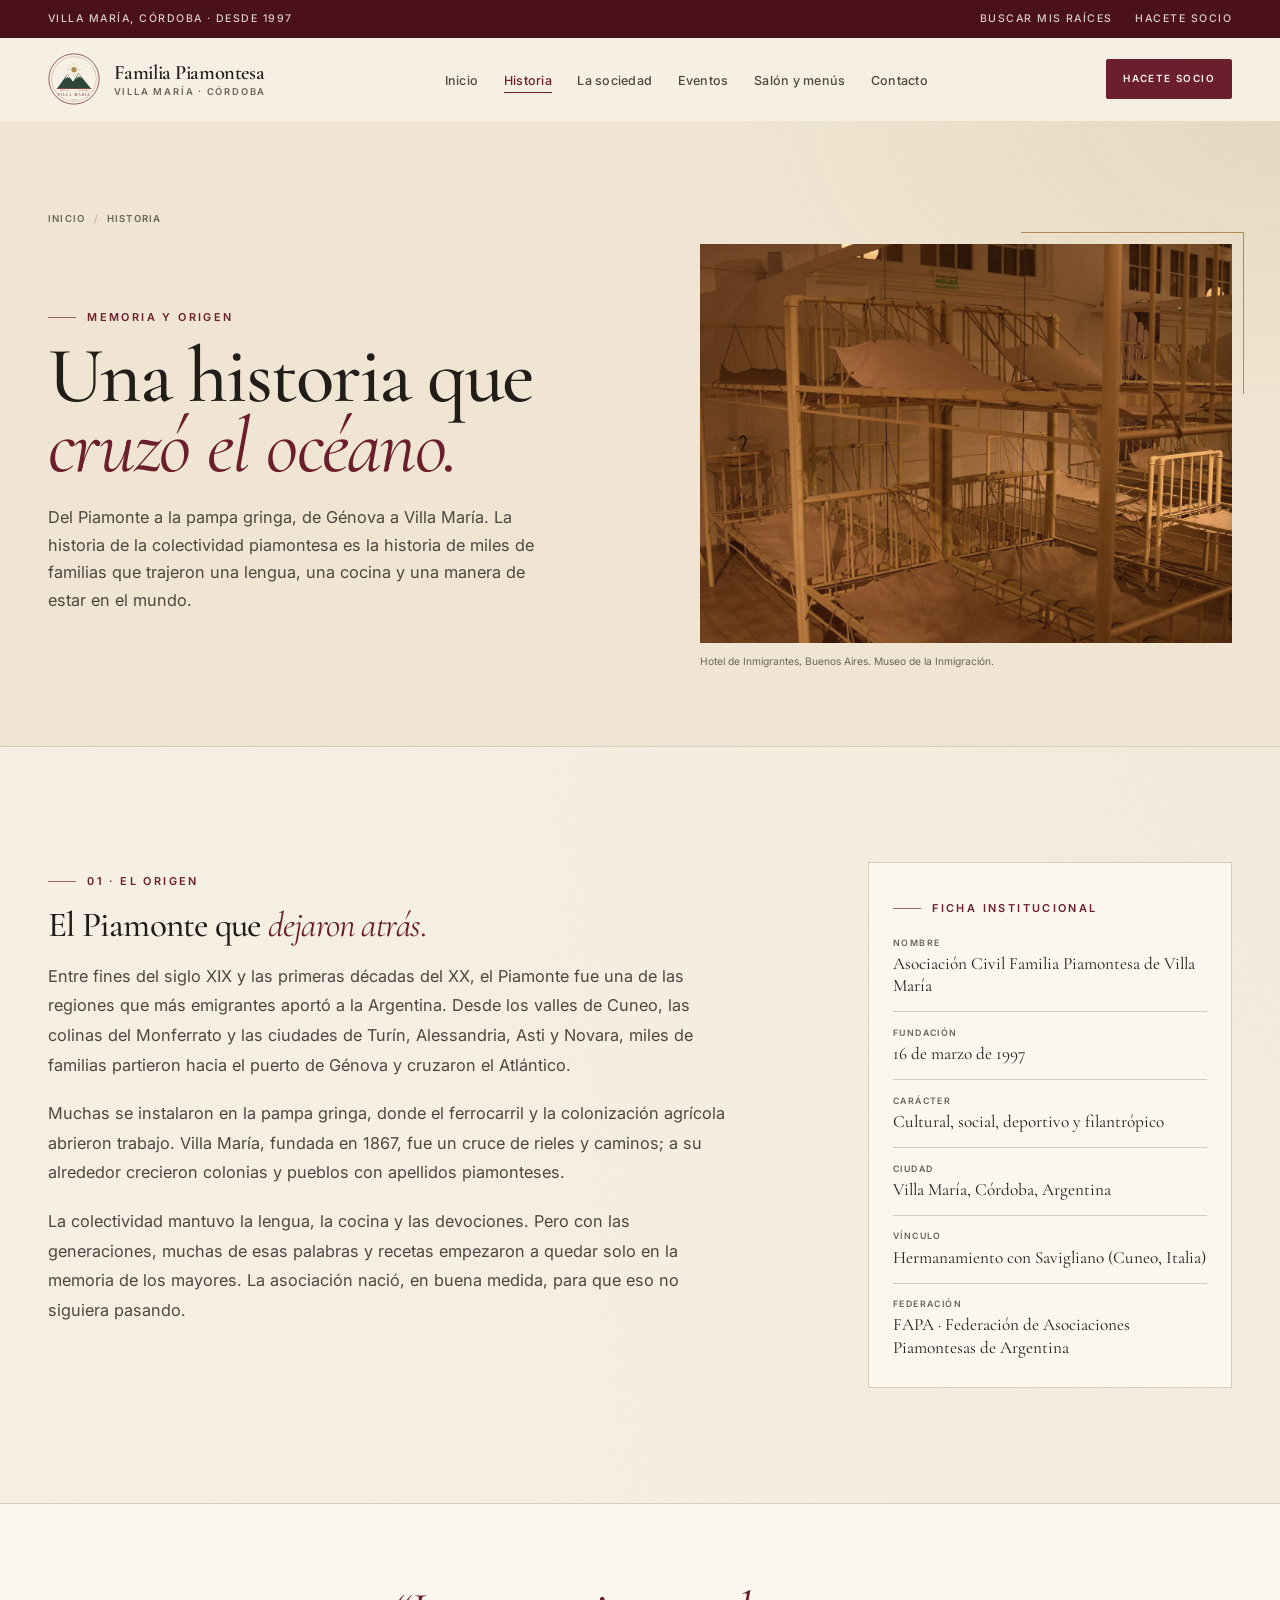
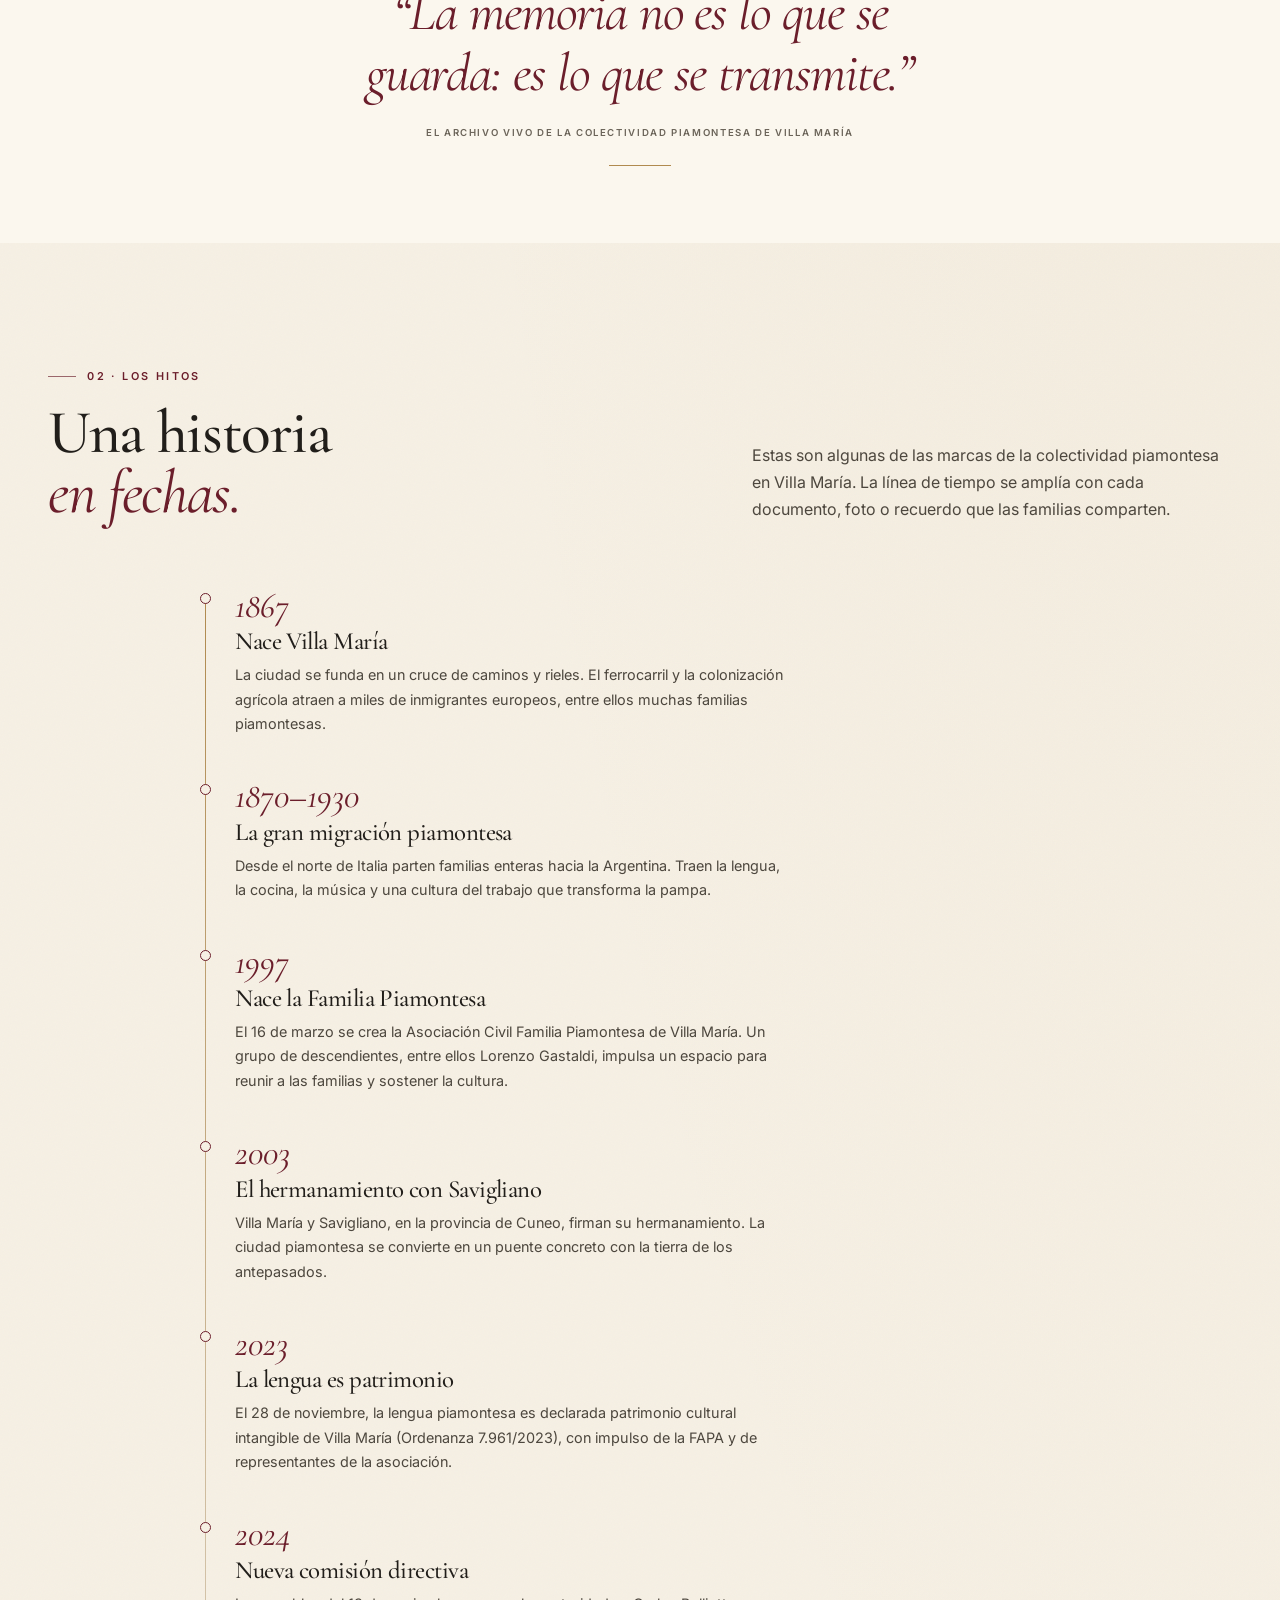
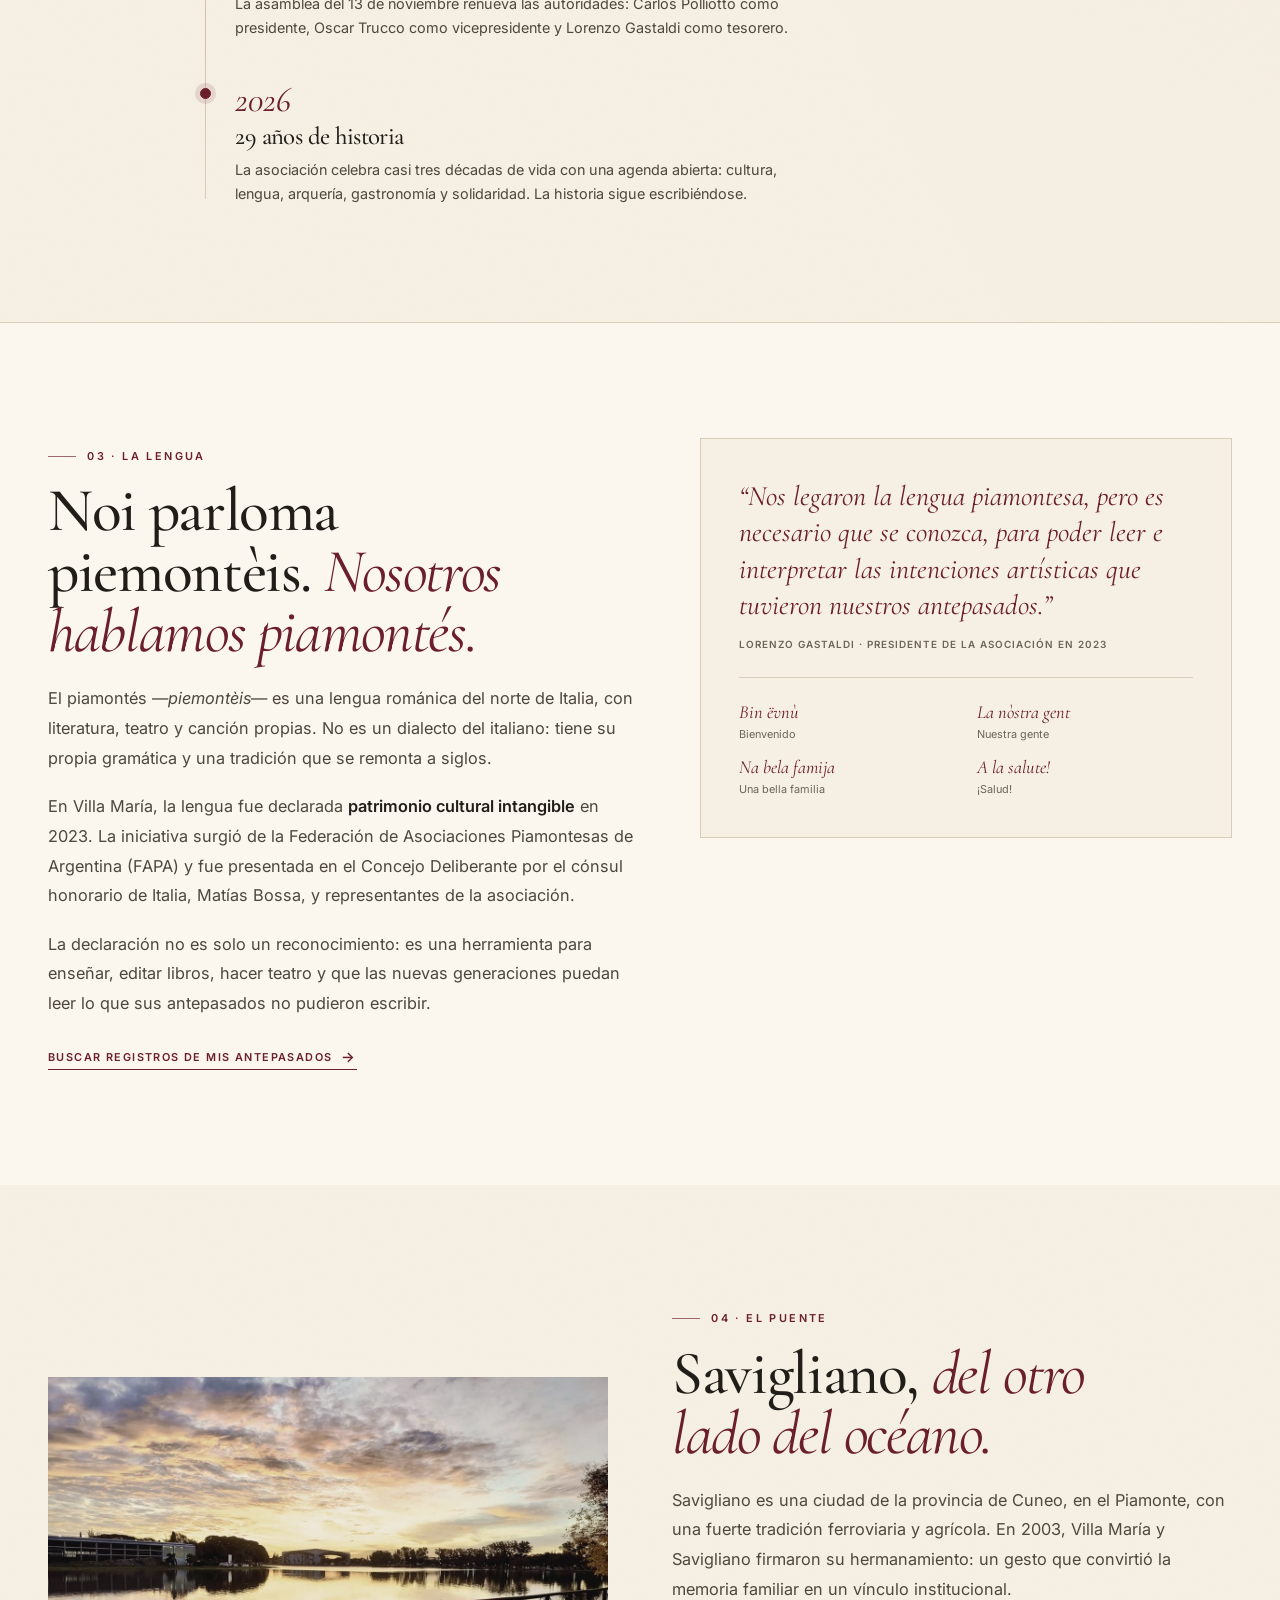
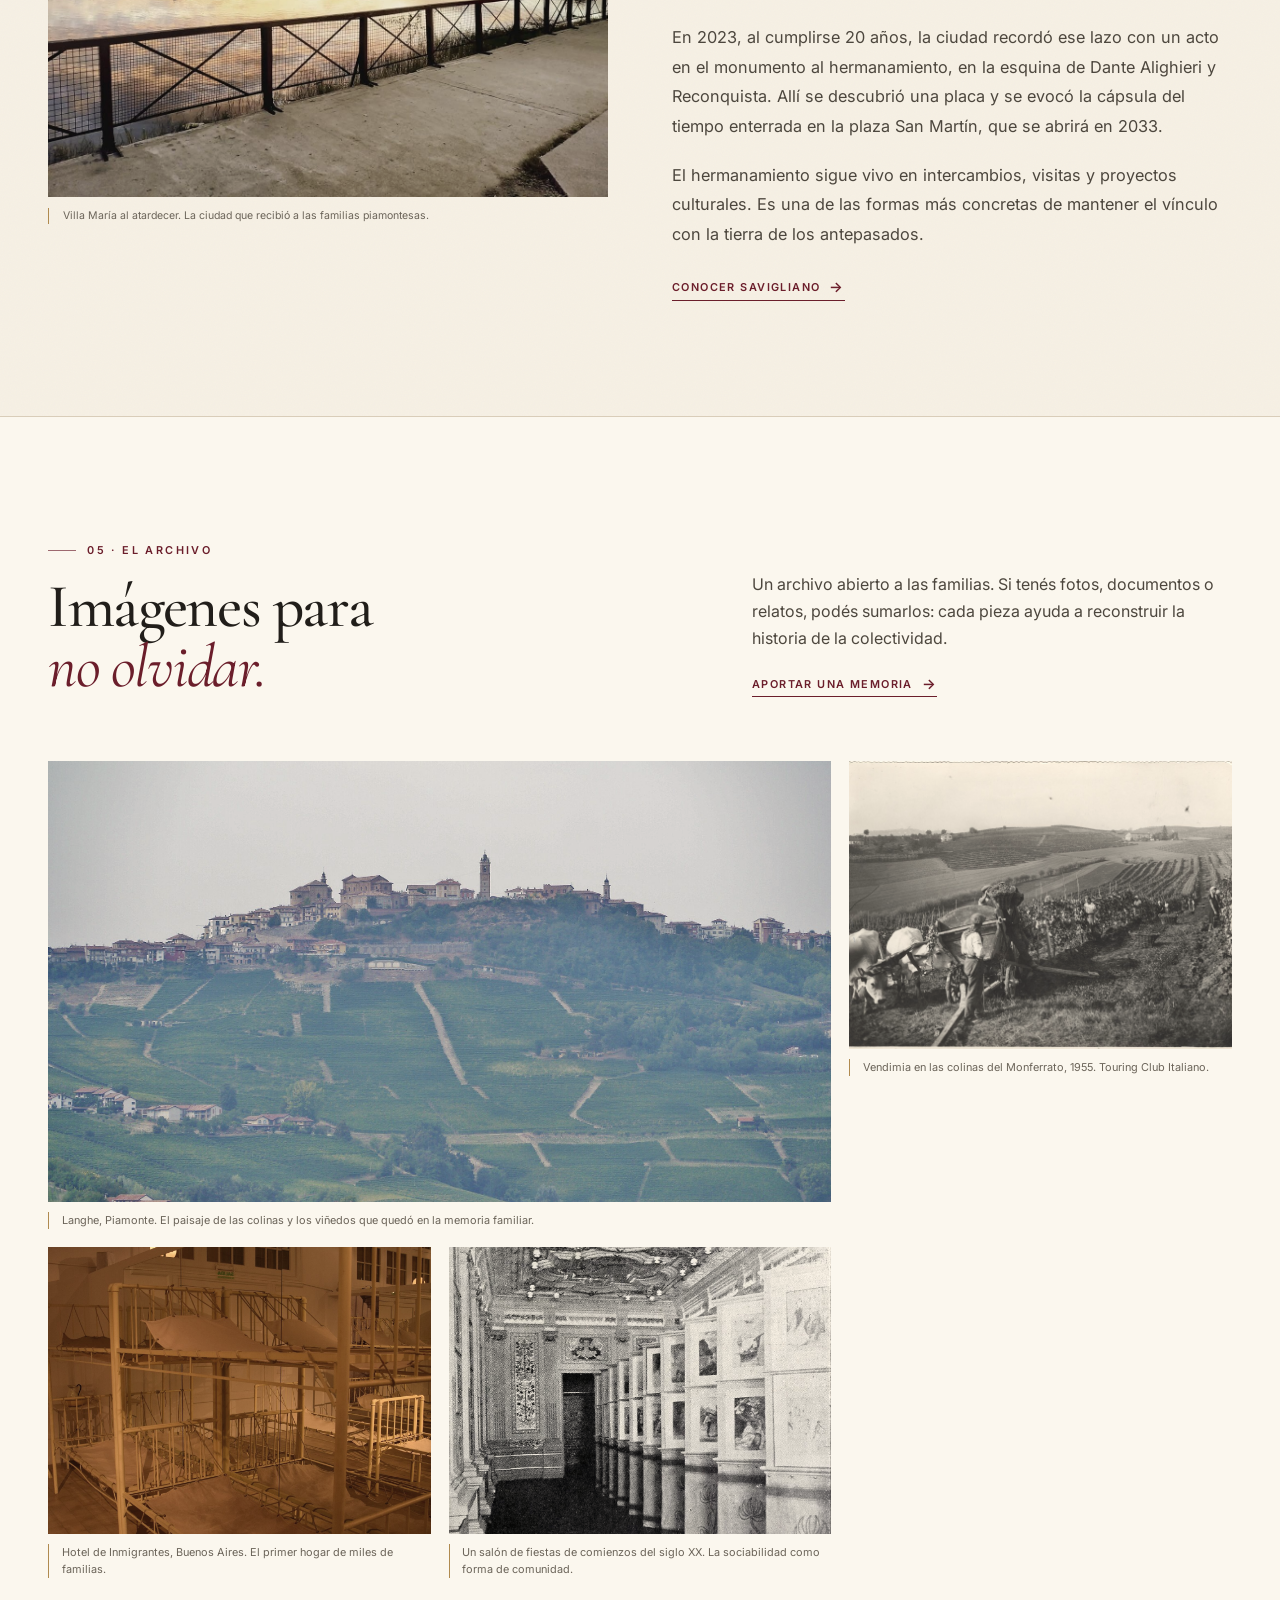
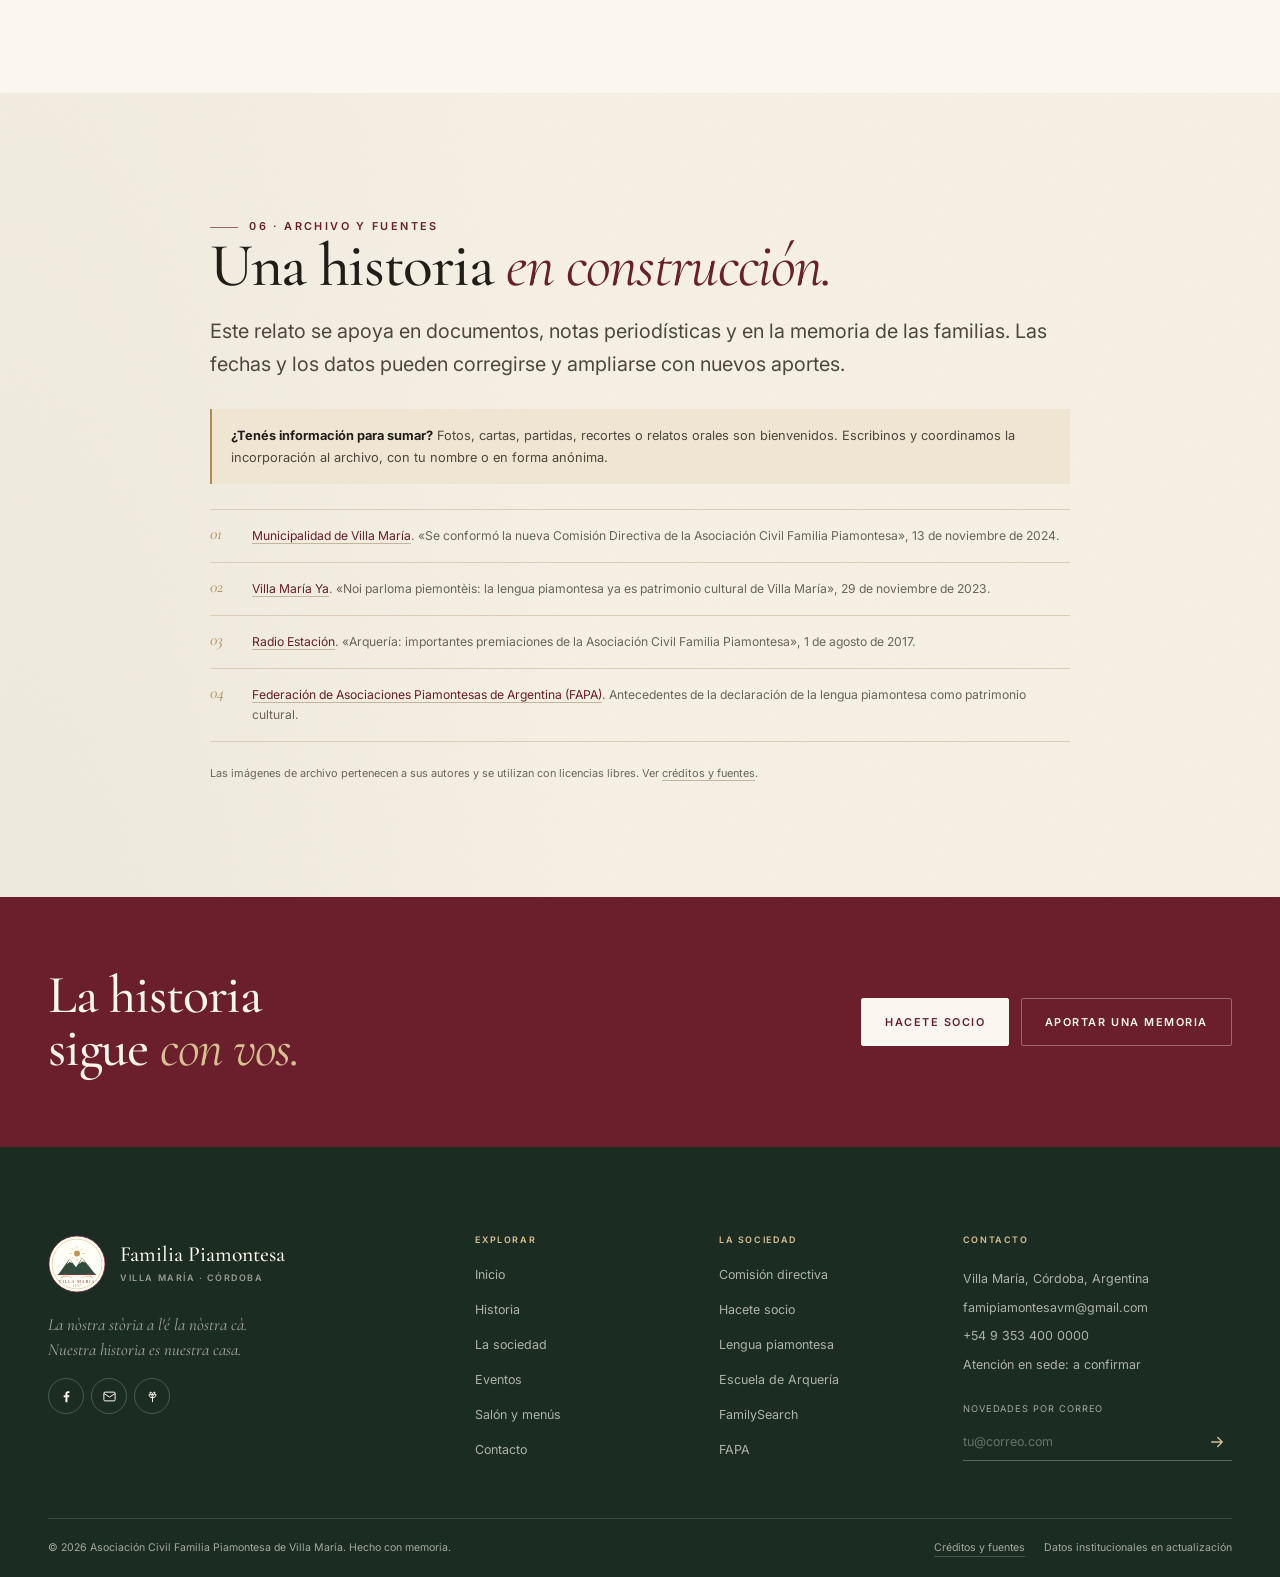
<file: historia.html>
﻿<!doctype html>
<html lang="es-AR">
<head>
  <meta charset="utf-8">
  <meta name="viewport" content="width=device-width, initial-scale=1">
  <title>Historia — Familia Piamontesa de Villa María</title>
  <meta name="description" content="La historia de la inmigración piamontesa en Villa María y de la Asociación Civil Familia Piamontesa, fundada en 1997. Lengua, hermanamiento con Savigliano y memoria de las familias.">
  <meta name="theme-color" content="#f6f0e4">
  <meta name="color-scheme" content="light">
  <link rel="canonical" href="https://mativ93.github.io/familia-piamontesa-villa-maria/historia.html">

  <meta property="og:type" content="article">
  <meta property="og:url" content="https://mativ93.github.io/familia-piamontesa-villa-maria/historia.html">
  <meta property="og:locale" content="es_AR">
  <meta property="og:site_name" content="Familia Piamontesa de Villa María">
  <meta property="og:title" content="Una historia que cruzó el océano — Familia Piamontesa de Villa María">
  <meta property="og:description" content="Del Piamonte a la pampa gringa: la memoria de las familias piamontesas de Villa María y los 29 años de su asociación.">
  <meta property="og:image" content="https://mativ93.github.io/familia-piamontesa-villa-maria/assets/img/historia-inmigrantes.jpg">
  <meta name="twitter:card" content="summary_large_image">

  <link rel="icon" href="favicon.svg" type="image/svg+xml">
  <link rel="preconnect" href="https://fonts.googleapis.com">
  <link rel="preconnect" href="https://fonts.gstatic.com" crossorigin>
  <link href="https://fonts.googleapis.com/css2?family=Cormorant+Garamond:ital,wght@0,400;0,500;0,600;1,400;1,500&family=Inter:wght@300;400;500;600&display=swap" rel="stylesheet">
  <link rel="stylesheet" href="assets/css/estilos.css">
</head>
<body>

  <a class="saltar" href="#contenido">Saltar al contenido</a>

  <header class="site-header" data-header>
    <div class="topbar">
      <div class="wrap topbar__inner">
        <p>Villa María, Córdoba · Desde 1997</p>
        <div class="topbar__links">
          <a href="https://www.familysearch.org/es/global" target="_blank" rel="noopener noreferrer">Buscar mis raíces</a>
          <a href="socios.html#asociate">Hacete socio</a>
        </div>
      </div>
    </div>

    <div class="wrap">
      <nav class="nav" aria-label="Navegación principal">
        <a class="marca" href="index.html">
          <img class="marca__sello" src="assets/img/emblema.svg" alt="" width="52" height="52">
          <span class="marca__texto">
            <strong>Familia Piamontesa</strong>
            <small>Villa María · Córdoba</small>
          </span><span class="sr-only">— Inicio</span>
        </a>

        <ul class="nav__links">
          <li><a href="index.html">Inicio</a></li>
          <li><a href="historia.html" aria-current="page">Historia</a></li>
          <li><a href="socios.html">La sociedad</a></li>
          <li><a href="eventos.html">Eventos</a></li>
          <li><a href="salon.html">Salón y menús</a></li>
          <li><a href="contacto.html">Contacto</a></li>
        </ul>

        <div class="nav__acciones">
          <a class="btn btn--primario btn--chico" href="socios.html#asociate">Hacete socio</a>
          <button class="nav__toggle" type="button" data-menu-toggle aria-expanded="false" aria-controls="menu-movil" aria-label="Abrir menú">
            <svg viewBox="0 0 24 24" fill="none" stroke="currentColor" stroke-width="1.7" stroke-linecap="round" aria-hidden="true"><path d="M4 7h16M4 12h16M4 17h16"/></svg>
          </button>
        </div>
      </nav>

      <div class="menu-movil" id="menu-movil" data-menu-panel hidden>
        <ul class="menu-movil__links">
          <li><a href="index.html">Inicio</a></li>
          <li><a href="historia.html" aria-current="page">Historia</a></li>
          <li><a href="socios.html">La sociedad</a></li>
          <li><a href="eventos.html">Eventos</a></li>
          <li><a href="salon.html">Salón y menús</a></li>
          <li><a href="contacto.html">Contacto</a></li>
        </ul>
        <div class="menu-movil__pie">
          <a class="btn btn--primario btn--bloque" href="socios.html#asociate">Hacete socio</a>
          <a class="btn btn--fantasma btn--bloque" href="https://www.familysearch.org/es/global" target="_blank" rel="noopener noreferrer">Buscar mis raíces</a>
        </div>
      </div>
    </div>
  </header>

  <main id="contenido">

    <!-- PORTADA INTERIOR -->
    <section class="page-hero">
      <div class="wrap">
        <ol class="migajas">
          <li><a href="index.html">Inicio</a></li>
          <li>Historia</li>
        </ol>
        <div class="page-hero__grid">
          <div>
            <p class="eyebrow">Memoria y origen</p>
            <h1 class="texto-balance">Una historia que <em>cruzó el océano.</em></h1>
            <p class="page-hero__bajada">
              Del Piamonte a la pampa gringa, de Génova a Villa María. La historia de la colectividad
              piamontesa es la historia de miles de familias que trajeron una lengua, una cocina y
              una manera de estar en el mundo.
            </p>
          </div>
          <figure class="page-hero__media">
            <img src="assets/img/historia-inmigrantes.jpg" alt="Patio del Museo Hotel de Inmigrantes de Buenos Aires" width="1920" height="1280" fetchpriority="high">
            <figcaption>Hotel de Inmigrantes, Buenos Aires. Museo de la Inmigración.</figcaption>
          </figure>
        </div>
      </div>
    </section>

    <!-- EL VIAJE -->
    <section class="seccion">
      <div class="wrap">
        <div class="historia-intro">
          <div class="prosa prosa--capitular revelar">
            <p class="eyebrow">01 · El origen</p>
            <h2 class="texto-balance">El Piamonte que <em>dejaron atrás.</em></h2>
            <p>
              Entre fines del siglo XIX y las primeras décadas del XX, el Piamonte fue una de las
              regiones que más emigrantes aportó a la Argentina. Desde los valles de Cuneo, las
              colinas del Monferrato y las ciudades de Turín, Alessandria, Asti y Novara, miles de
              familias partieron hacia el puerto de Génova y cruzaron el Atlántico.
            </p>
            <p>
              Muchas se instalaron en la pampa gringa, donde el ferrocarril y la colonización
              agrícola abrieron trabajo. Villa María, fundada en 1867, fue un cruce de rieles y
              caminos; a su alrededor crecieron colonias y pueblos con apellidos piamonteses.
            </p>
            <p>
              La colectividad mantuvo la lengua, la cocina y las devociones. Pero con las
              generaciones, muchas de esas palabras y recetas empezaron a quedar solo en la memoria
              de los mayores. La asociación nació, en buena medida, para que eso no siguiera pasando.
            </p>
          </div>

          <aside class="ficha revelar" data-retardo="100">
            <p class="eyebrow">Ficha institucional</p>
            <dl>
              <div>
                <dt>Nombre</dt>
                <dd>Asociación Civil Familia Piamontesa de Villa María</dd>
              </div>
              <div>
                <dt>Fundación</dt>
                <dd>16 de marzo de 1997</dd>
              </div>
              <div>
                <dt>Carácter</dt>
                <dd>Cultural, social, deportivo y filantrópico</dd>
              </div>
              <div>
                <dt>Ciudad</dt>
                <dd>Villa María, Córdoba, Argentina</dd>
              </div>
              <div>
                <dt>Vínculo</dt>
                <dd>Hermanamiento con Savigliano (Cuneo, Italia)</dd>
              </div>
              <div>
                <dt>Federación</dt>
                <dd>FAPA · Federación de Asociaciones Piamontesas de Argentina</dd>
              </div>
            </dl>
          </aside>
        </div>
      </div>
    </section>

    <!-- CITA -->
    <section class="seccion seccion--ajustada seccion--papel-claro seccion--linea">
      <div class="wrap">
        <figure class="cita revelar">
          <blockquote>“La memoria no es lo que se guarda: es lo que se transmite.”</blockquote>
          <figcaption>El archivo vivo de la colectividad piamontesa de Villa María</figcaption>
        </figure>
      </div>
    </section>

    <!-- LÍNEA DE TIEMPO -->
    <section class="seccion" id="linea-de-tiempo">
      <div class="wrap">
        <div class="cabecera-seccion">
          <div class="revelar">
            <p class="eyebrow">02 · Los hitos</p>
            <h2 class="texto-balance">Una historia <em>en fechas.</em></h2>
          </div>
          <div class="cabecera-seccion__texto revelar" data-retardo="100">
            <p>
              Estas son algunas de las marcas de la colectividad piamontesa en Villa María.
              La línea de tiempo se amplía con cada documento, foto o recuerdo que las familias
              comparten.
            </p>
          </div>
        </div>

        <div class="linea-tiempo">
          <article class="hito revelar">
            <span class="hito__año">1867</span>
            <h3>Nace Villa María</h3>
            <p>La ciudad se funda en un cruce de caminos y rieles. El ferrocarril y la colonización agrícola atraen a miles de inmigrantes europeos, entre ellos muchas familias piamontesas.</p>
          </article>

          <article class="hito revelar">
            <span class="hito__año">1870–1930</span>
            <h3>La gran migración piamontesa</h3>
            <p>Desde el norte de Italia parten familias enteras hacia la Argentina. Traen la lengua, la cocina, la música y una cultura del trabajo que transforma la pampa.</p>
          </article>

          <article class="hito revelar">
            <span class="hito__año">1997</span>
            <h3>Nace la Familia Piamontesa</h3>
            <p>El 16 de marzo se crea la Asociación Civil Familia Piamontesa de Villa María. Un grupo de descendientes, entre ellos Lorenzo Gastaldi, impulsa un espacio para reunir a las familias y sostener la cultura.</p>
          </article>

          <article class="hito revelar">
            <span class="hito__año">2003</span>
            <h3>El hermanamiento con Savigliano</h3>
            <p>Villa María y Savigliano, en la provincia de Cuneo, firman su hermanamiento. La ciudad piamontesa se convierte en un puente concreto con la tierra de los antepasados.</p>
          </article>

          <article class="hito revelar">
            <span class="hito__año">2023</span>
            <h3>La lengua es patrimonio</h3>
            <p>El 28 de noviembre, la lengua piamontesa es declarada patrimonio cultural intangible de Villa María (Ordenanza 7.961/2023), con impulso de la FAPA y de representantes de la asociación.</p>
          </article>

          <article class="hito revelar">
            <span class="hito__año">2024</span>
            <h3>Nueva comisión directiva</h3>
            <p>La asamblea del 13 de noviembre renueva las autoridades: Carlos Polliotto como presidente, Oscar Trucco como vicepresidente y Lorenzo Gastaldi como tesorero.</p>
          </article>

          <article class="hito hito--hoy revelar">
            <span class="hito__año">2026</span>
            <h3>29 años de historia</h3>
            <p>La asociación celebra casi tres décadas de vida con una agenda abierta: cultura, lengua, arquería, gastronomía y solidaridad. La historia sigue escribiéndose.</p>
          </article>
        </div>
      </div>
    </section>

    <!-- LENGUA -->
    <section class="seccion seccion--papel-claro seccion--linea" id="lengua">
      <div class="wrap lengua__grid">
        <div class="revelar">
          <p class="eyebrow">03 · La lengua</p>
          <h2 class="texto-balance">Noi parloma piemontèis. <em>Nosotros hablamos piamontés.</em></h2>
          <div class="prosa">
            <p>
              El piamontés —<em>piemontèis</em>— es una lengua románica del norte de Italia, con
              literatura, teatro y canción propias. No es un dialecto del italiano: tiene su propia
              gramática y una tradición que se remonta a siglos.
            </p>
            <p>
              En Villa María, la lengua fue declarada <strong>patrimonio cultural intangible</strong>
              en 2023. La iniciativa surgió de la Federación de Asociaciones Piamontesas de Argentina
              (FAPA) y fue presentada en el Concejo Deliberante por el cónsul honorario de Italia,
              Matías Bossa, y representantes de la asociación.
            </p>
            <p>
              La declaración no es solo un reconocimiento: es una herramienta para enseñar, editar
              libros, hacer teatro y que las nuevas generaciones puedan leer lo que sus antepasados
              no pudieron escribir.
            </p>
          </div>
          <a class="enlace-flecha" href="https://www.familysearch.org/es/global" target="_blank" rel="noopener noreferrer">Buscar registros de mis antepasados</a>
        </div>

        <aside class="lengua__panel revelar" data-retardo="120">
          <blockquote>
            “Nos legaron la lengua piamontesa, pero es necesario que se conozca, para poder leer e
            interpretar las intenciones artísticas que tuvieron nuestros antepasados.”
          </blockquote>
          <cite>Lorenzo Gastaldi · Presidente de la asociación en 2023</cite>

          <dl class="glosario">
            <div><dt>Bin ëvnù</dt><dd>Bienvenido</dd></div>
            <div><dt>La nòstra gent</dt><dd>Nuestra gente</dd></div>
            <div><dt>Na bela famija</dt><dd>Una bella familia</dd></div>
            <div><dt>A la salute!</dt><dd>¡Salud!</dd></div>
          </dl>
        </aside>
      </div>
    </section>

    <!-- SAVIGLIANO -->
    <section class="seccion" id="savigliano">
      <div class="wrap split">
        <figure class="split__figura revelar" data-ampliar>
          <img src="assets/img/villa-maria.jpg" alt="Atardecer en la costanera de Villa María" width="1600" height="1200" loading="lazy">
          <figcaption>Villa María al atardecer. La ciudad que recibió a las familias piamontesas.</figcaption>
        </figure>

        <div class="split__texto revelar" data-retardo="100">
          <p class="eyebrow">04 · El puente</p>
          <h2 class="texto-balance">Savigliano, <em>del otro lado del océano.</em></h2>
          <div class="prosa">
            <p>
              Savigliano es una ciudad de la provincia de Cuneo, en el Piamonte, con una fuerte
              tradición ferroviaria y agrícola. En 2003, Villa María y Savigliano firmaron su
              hermanamiento: un gesto que convirtió la memoria familiar en un vínculo institucional.
            </p>
            <p>
              En 2023, al cumplirse 20 años, la ciudad recordó ese lazo con un acto en el monumento
              al hermanamiento, en la esquina de Dante Alighieri y Reconquista. Allí se descubrió
              una placa y se evocó la cápsula del tiempo enterrada en la plaza San Martín, que se
              abrirá en 2033.
            </p>
            <p>
              El hermanamiento sigue vivo en intercambios, visitas y proyectos culturales. Es una
              de las formas más concretas de mantener el vínculo con la tierra de los antepasados.
            </p>
          </div>
          <a class="enlace-flecha" href="https://comune.savigliano.cn.it" target="_blank" rel="noopener noreferrer">Conocer Savigliano</a>
        </div>
      </div>
    </section>

    <!-- GALERÍA -->
    <section class="seccion seccion--papel-claro seccion--linea">
      <div class="wrap">
        <div class="cabecera-seccion">
          <div class="revelar">
            <p class="eyebrow">05 · El archivo</p>
            <h2 class="texto-balance">Imágenes para <em>no olvidar.</em></h2>
          </div>
          <div class="cabecera-seccion__texto revelar" data-retardo="100">
            <p>
              Un archivo abierto a las familias. Si tenés fotos, documentos o relatos, podés
              sumarlos: cada pieza ayuda a reconstruir la historia de la colectividad.
            </p>
            <div class="cabecera-seccion__acciones">
              <a class="enlace-flecha" href="contacto.html?motivo=memoria">Aportar una memoria</a>
            </div>
          </div>
        </div>

        <div class="galeria">
          <figure class="figura figura--ancha revelar" data-ampliar>
            <img src="assets/img/hero-langhe.jpg" alt="Colinas y viñedos de las Langhe, Piamonte" loading="lazy">
            <figcaption>Langhe, Piamonte. El paisaje de las colinas y los viñedos que quedó en la memoria familiar.</figcaption>
          </figure>
          <figure class="figura revelar" data-retardo="80" data-ampliar>
            <img src="assets/img/historia-vendimia.jpg" alt="Vendimia en el Monferrato, 1955" loading="lazy">
            <figcaption>Vendimia en las colinas del Monferrato, 1955. Touring Club Italiano.</figcaption>
          </figure>
          <figure class="figura revelar" data-retardo="120" data-ampliar>
            <img src="assets/img/historia-inmigrantes.jpg" alt="Patio del Hotel de Inmigrantes, Buenos Aires" loading="lazy">
            <figcaption>Hotel de Inmigrantes, Buenos Aires. El primer hogar de miles de familias.</figcaption>
          </figure>
          <figure class="figura revelar" data-retardo="160" data-ampliar>
            <img src="assets/img/salon-vintage.jpg" alt="Salón de fiestas de comienzos del siglo XX" loading="lazy">
            <figcaption>Un salón de fiestas de comienzos del siglo XX. La sociabilidad como forma de comunidad.</figcaption>
          </figure>
        </div>
      </div>
    </section>

    <!-- FUENTES -->
    <section class="seccion">
      <div class="wrap wrap--angosto">
        <p class="eyebrow">06 · Archivo y fuentes</p>
        <h2 class="texto-balance">Una historia <em>en construcción.</em></h2>
        <p class="lead" style="margin-top:1.2rem">
          Este relato se apoya en documentos, notas periodísticas y en la memoria de las familias.
          Las fechas y los datos pueden corregirse y ampliarse con nuevos aportes.
        </p>

        <div class="nota" style="margin-top:1.8rem">
          <strong>¿Tenés información para sumar?</strong> Fotos, cartas, partidas, recortes o relatos
          orales son bienvenidos. Escribinos y coordinamos la incorporación al archivo, con tu nombre
          o en forma anónima.
        </div>

        <ul class="fuentes" data-fuentes style="margin-top:1.6rem"></ul>

        <p class="fuente" style="margin-top:1.4rem">
          Las imágenes de archivo pertenecen a sus autores y se utilizan con licencias libres.
          Ver <a href="creditos.html">créditos y fuentes</a>.
        </p>
      </div>
    </section>

    <!-- BANDA -->
    <section class="banda">
      <div class="wrap banda__inner">
        <h2 class="texto-balance">La historia sigue <em>con vos.</em></h2>
        <div class="banda__acciones">
          <a class="btn btn--claro" href="socios.html#asociate">Hacete socio</a>
          <a class="btn btn--borde-claro" href="contacto.html?motivo=memoria">Aportar una memoria</a>
        </div>
      </div>
    </section>

  </main>

  <footer class="footer">
    <div class="wrap">
      <div class="footer__grid">
        <div>
          <div class="footer__marca">
            <img src="assets/img/emblema.svg" alt="" width="58" height="58">
            <div>
              <strong>Familia Piamontesa</strong>
              <small>Villa María · Córdoba</small>
            </div>
          </div>
          <p class="footer__lema">La nòstra stòria a l'é la nòstra cà. Nuestra historia es nuestra casa.</p>
          <div class="footer__redes">
            <a href="https://www.facebook.com/familiapiamontesavm" target="_blank" rel="noopener noreferrer" aria-label="Facebook de la Familia Piamontesa" data-enlace="facebook">
              <svg viewBox="0 0 24 24" fill="currentColor" aria-hidden="true"><path d="M13.5 21v-8h2.7l.4-3.1h-3.1V7.9c0-.9.3-1.5 1.6-1.5h1.6V3.6c-.3 0-1.3-.1-2.4-.1-2.4 0-4 1.5-4 4.2v2.2H7.5V13h2.8v8z"/></svg>
            </a>
            <a href="mailto:famipiamontesavm@gmail.com" aria-label="Escribir por correo" data-enlace="email">
              <svg viewBox="0 0 24 24" fill="none" stroke="currentColor" stroke-width="1.6" aria-hidden="true"><rect x="3" y="5" width="18" height="14" rx="2"/><path d="m3 7 9 6 9-6"/></svg>
            </a>
            <a href="https://www.familysearch.org/es/global" target="_blank" rel="noopener noreferrer" aria-label="FamilySearch" data-enlace="familysearch">
              <svg viewBox="0 0 24 24" fill="none" stroke="currentColor" stroke-width="1.6" aria-hidden="true"><path d="M12 21v-7"/><path d="M12 14c-3.5 0-5.5-2-5.5-5.5C10 8.5 12 10.5 12 14ZM12 14c3.5 0 5.5-2 5.5-5.5C14 8.5 12 10.5 12 14Z"/><path d="M12 9c-2.5 0-4-1.5-4-4 2.5 0 4 1.5 4 4ZM12 9c2.5 0 4-1.5 4-4-2.5 0-4 1.5-4 4Z"/></svg>
            </a>
          </div>
        </div>

        <div>
          <h3>Explorar</h3>
          <ul class="footer__links">
            <li><a href="index.html">Inicio</a></li>
            <li><a href="historia.html">Historia</a></li>
            <li><a href="socios.html">La sociedad</a></li>
            <li><a href="eventos.html">Eventos</a></li>
            <li><a href="salon.html">Salón y menús</a></li>
            <li><a href="contacto.html">Contacto</a></li>
          </ul>
        </div>

        <div>
          <h3>La sociedad</h3>
          <ul class="footer__links">
            <li><a href="socios.html#comision">Comisión directiva</a></li>
            <li><a href="socios.html#asociate">Hacete socio</a></li>
            <li><a href="historia.html#lengua">Lengua piamontesa</a></li>
            <li><a href="eventos.html#deportes">Escuela de Arquería</a></li>
            <li><a href="https://www.familysearch.org/es/global" target="_blank" rel="noopener noreferrer">FamilySearch</a></li>
            <li><a href="https://fapa.org.ar" target="_blank" rel="noopener noreferrer">FAPA</a></li>
          </ul>
        </div>

        <div class="footer__contacto">
          <h3>Contacto</h3>
          <p data-dato="direccion">Villa María, Córdoba, Argentina</p>
          <a href="mailto:famipiamontesavm@gmail.com" data-enlace="email" data-dato="email">famipiamontesavm@gmail.com</a>
          <a href="tel:+5493534000000" data-enlace="telefono" data-dato="telefono">+54 9 353 400 0000</a>
          <p data-dato="horario">Atención en sede: a confirmar</p>

          <form class="footer__boletin" data-form data-asunto="Quiero recibir novedades de la Familia Piamontesa">
            <label for="boletin-email-historia">Novedades por correo</label>
            <div class="campo-linea">
              <input id="boletin-email-historia" name="email" type="email" placeholder="tu@correo.com" autocomplete="email" required>
              <button type="submit" aria-label="Enviar correo">
                <svg width="18" height="18" viewBox="0 0 24 24" fill="none" stroke="currentColor" stroke-width="1.8" stroke-linecap="round" stroke-linejoin="round" aria-hidden="true"><path d="M5 12h14M13 6l6 6-6 6"/></svg>
              </button>
            </div>
            <input type="hidden" name="origen" value="Boletín del pie de página">
            <p class="form__ok" data-form-ok role="status">Gracias. Se abrirá tu correo para completar la suscripción.</p>
          </form>
        </div>
      </div>

      <div class="footer__bottom">
        <p>© <span data-anio>2026</span> Asociación Civil Familia Piamontesa de Villa María. Hecho con memoria.</p>
        <div class="footer__legal">
          <a href="creditos.html">Créditos y fuentes</a>
          <span>Datos institucionales en actualización</span>
        </div>
      </div>
    </div>
  </footer>

  <script src="assets/js/datos.js"></script>
  <script src="assets/js/app.js"></script>
</body>
</html>
</file>
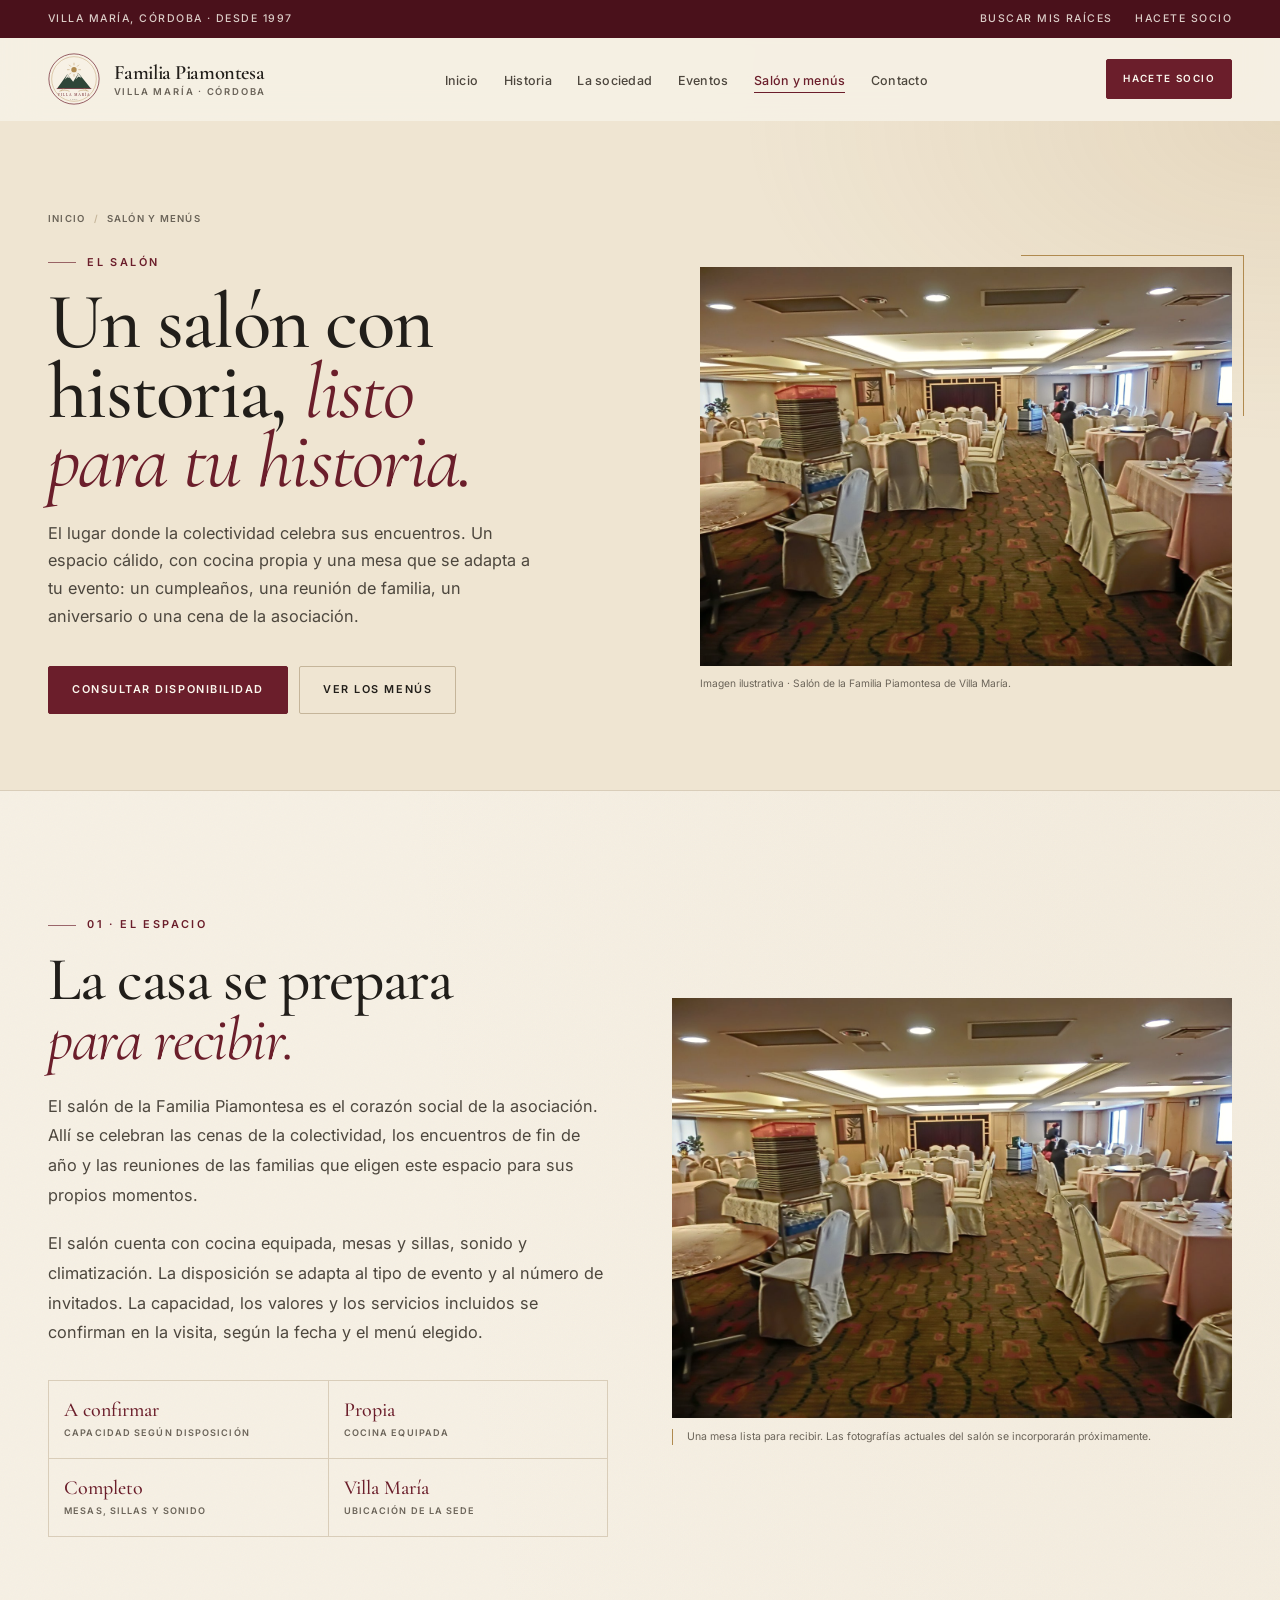
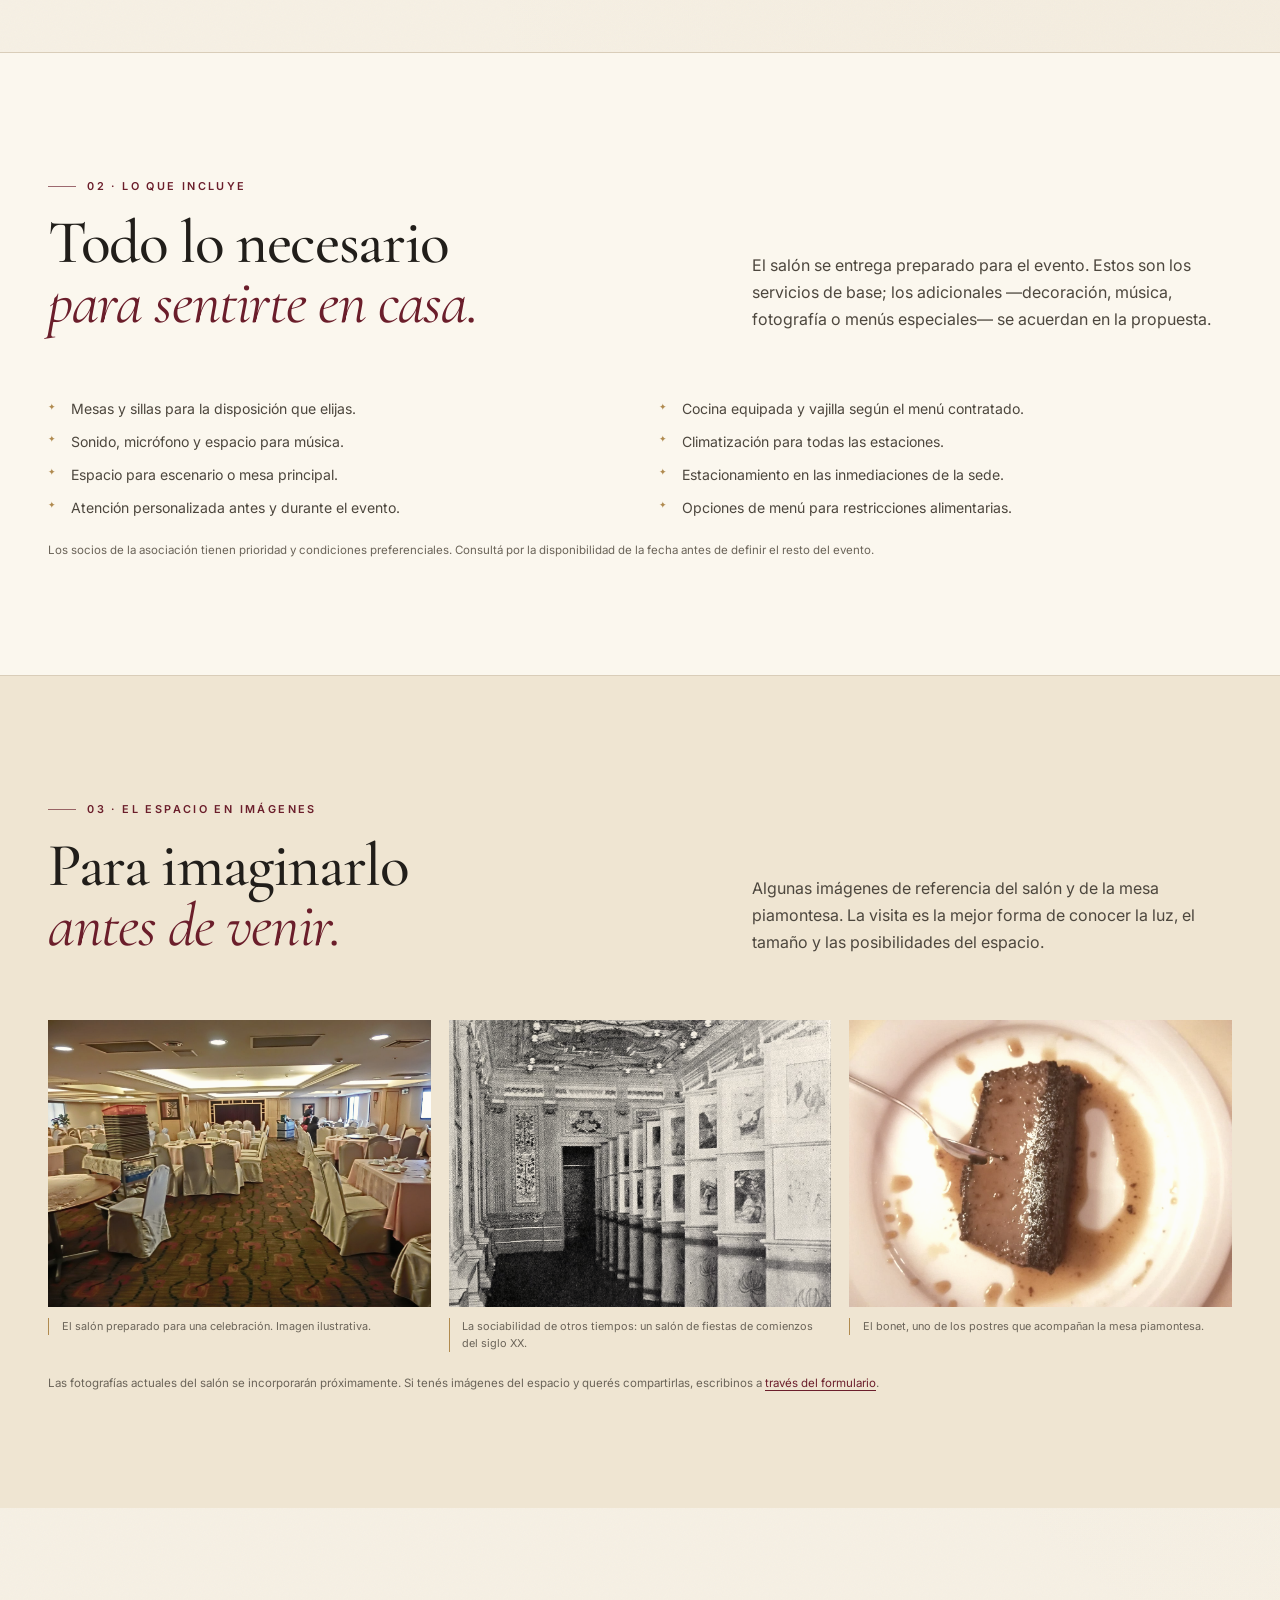
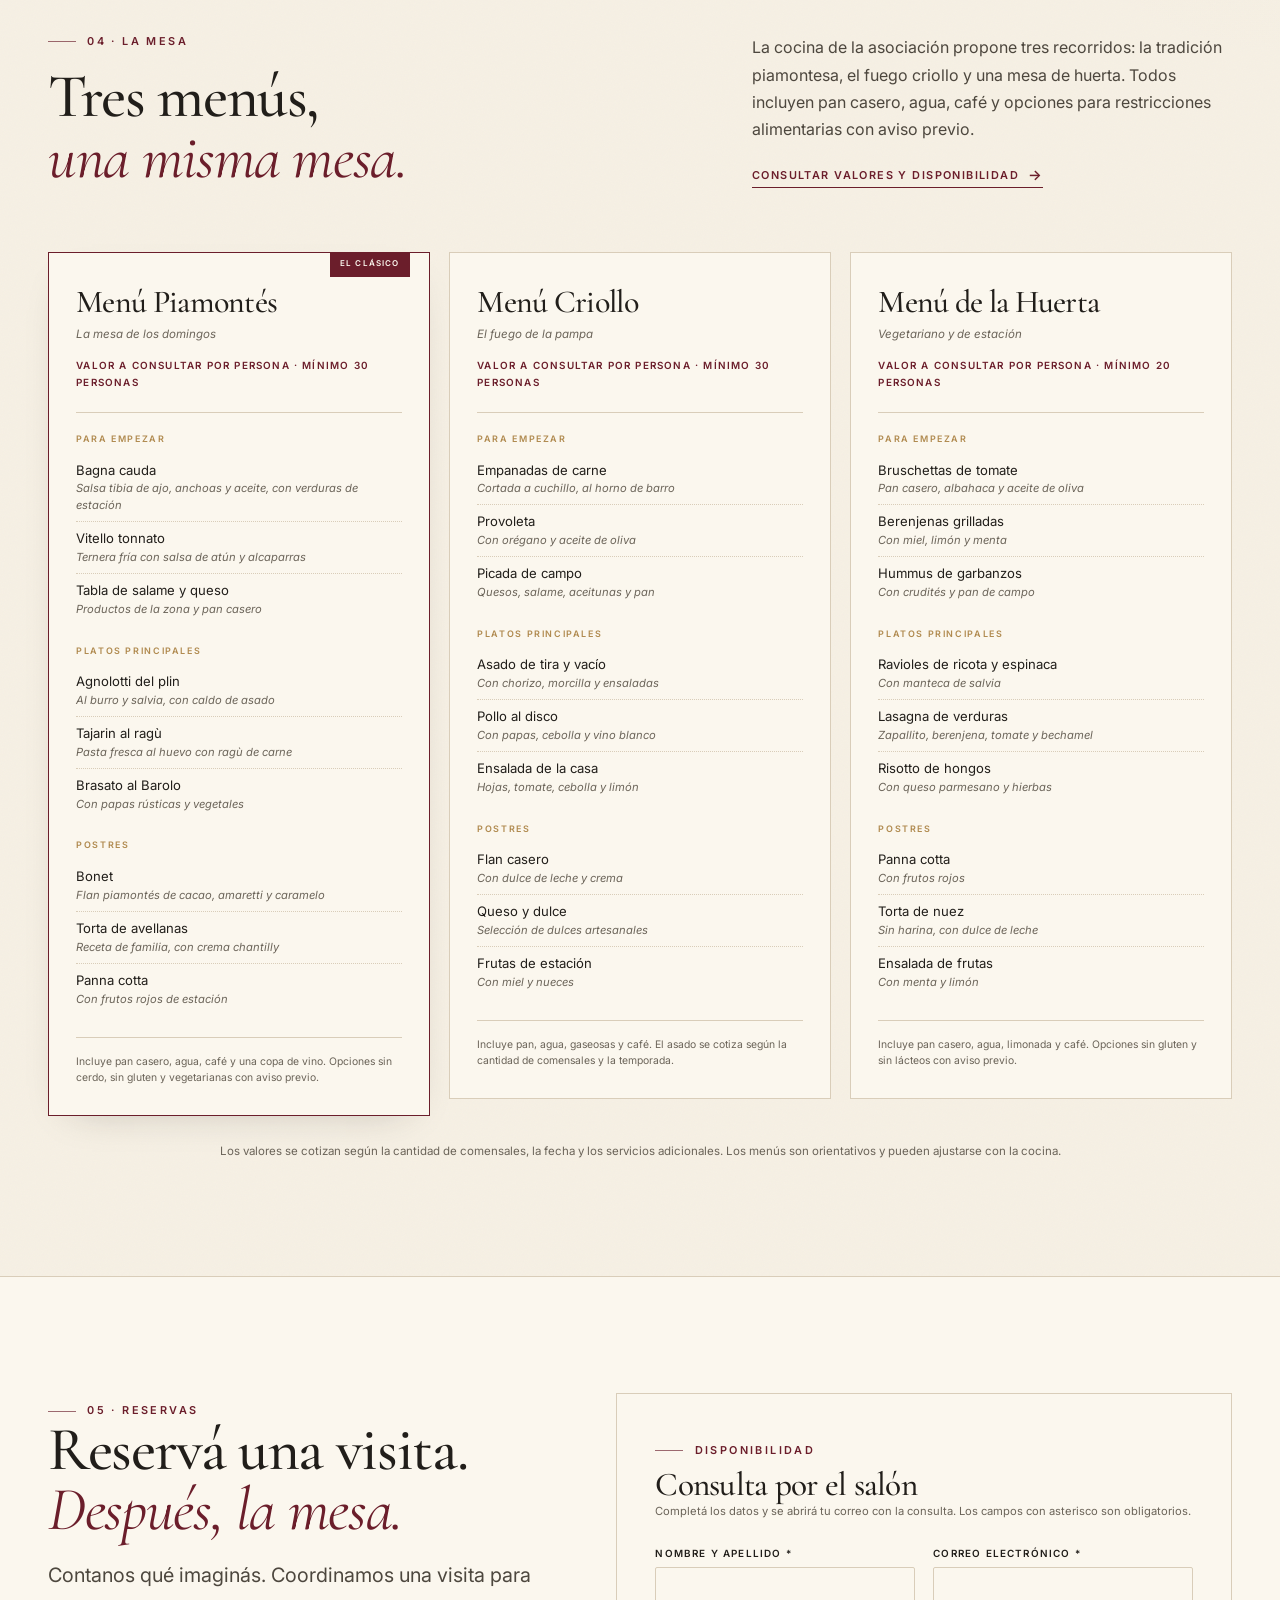
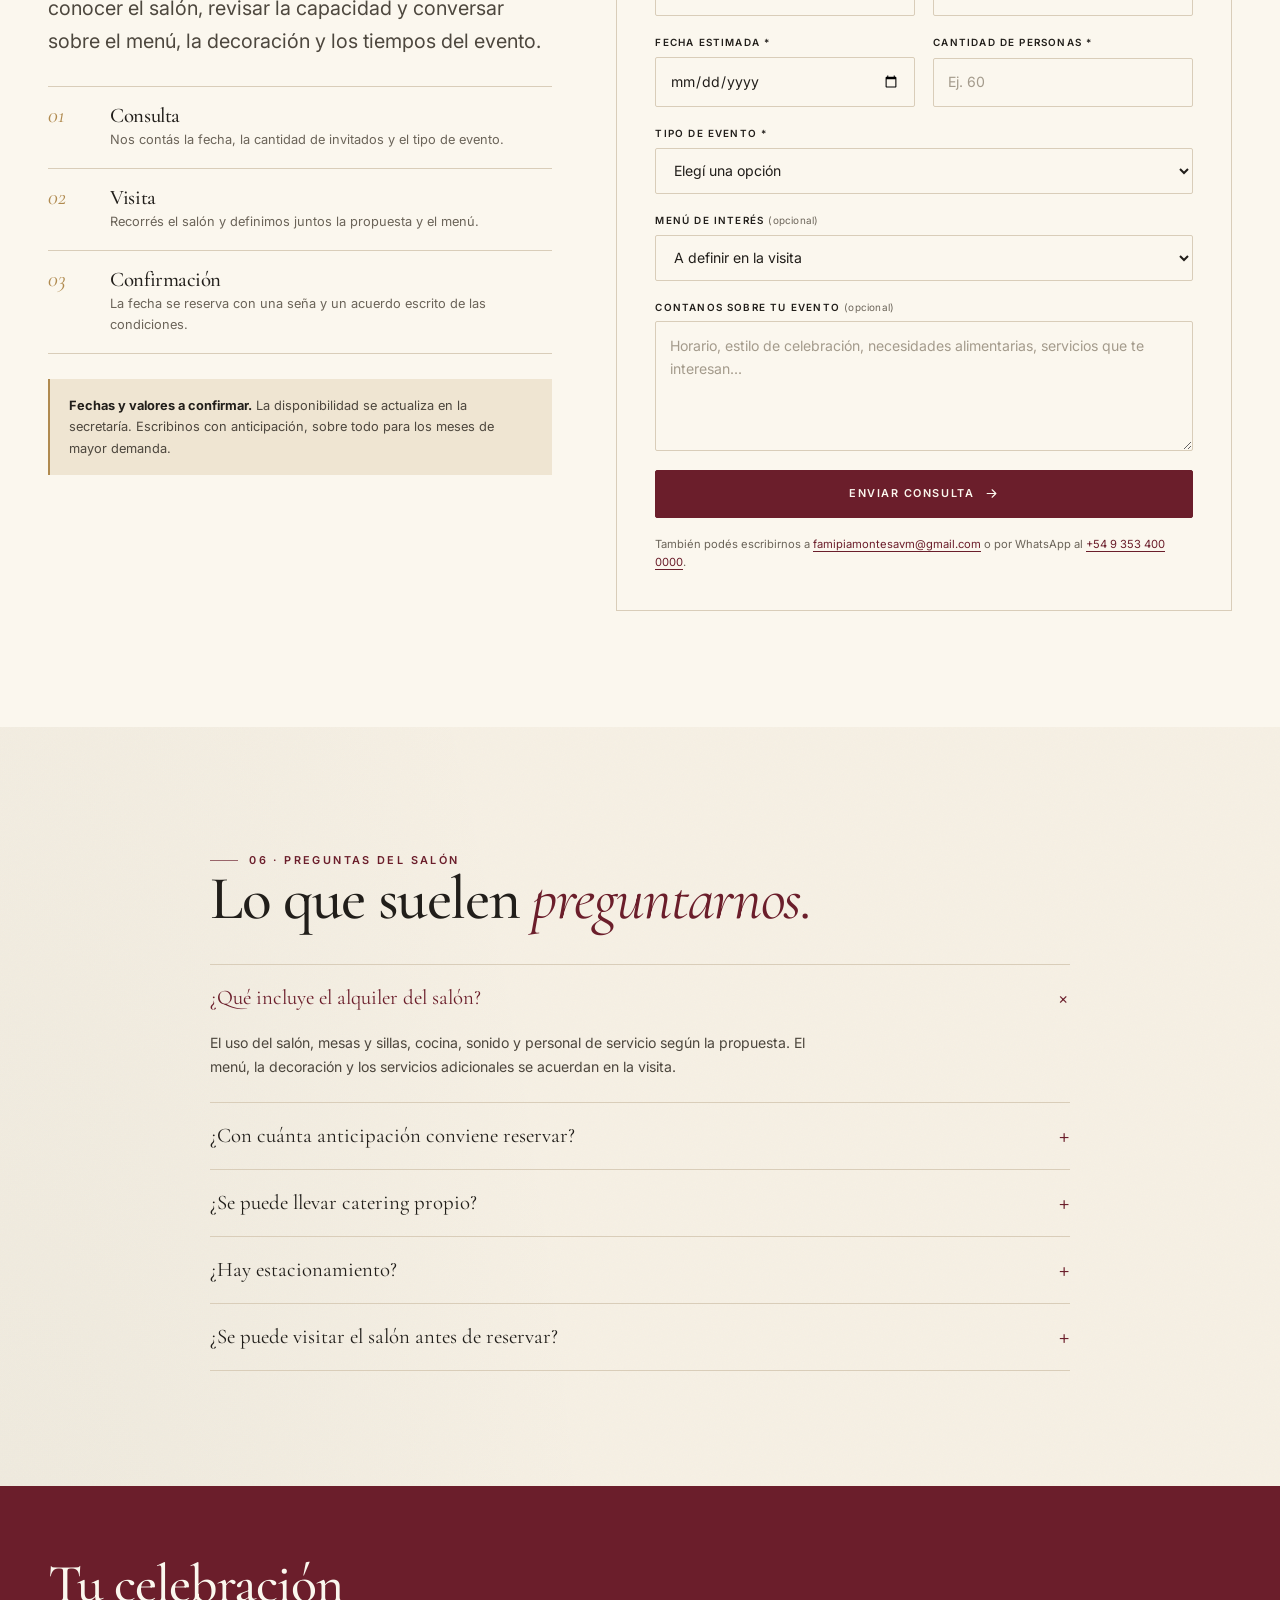
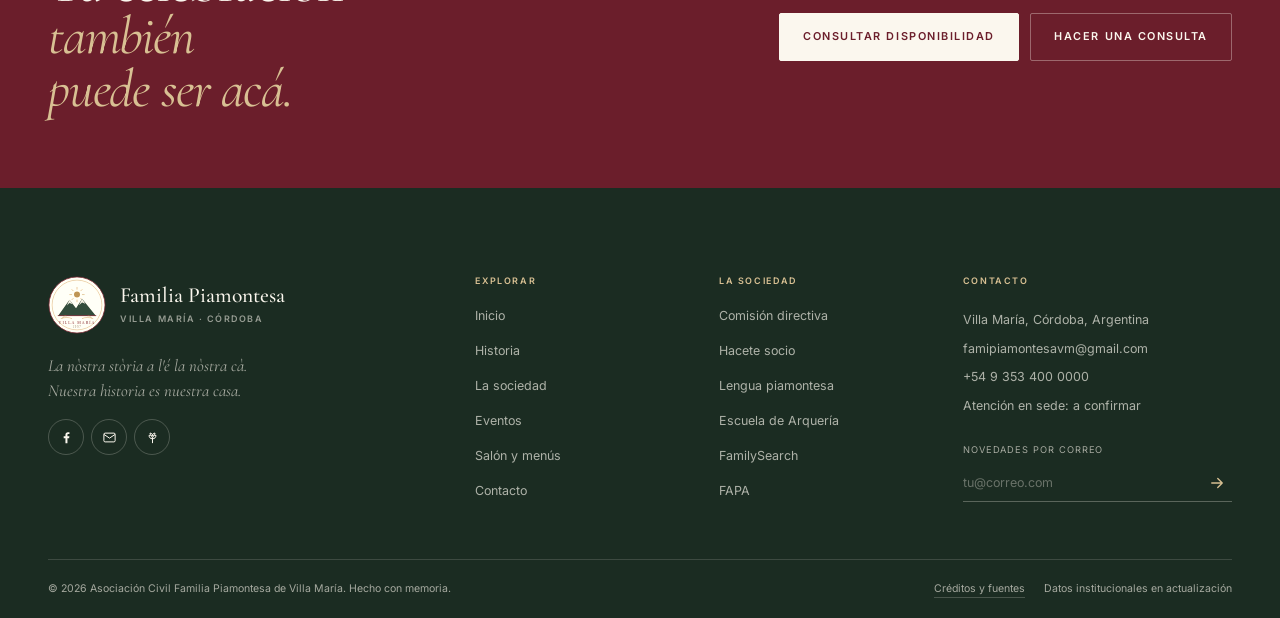
<file: salon.html>
﻿<!doctype html>
<html lang="es-AR">
<head>
  <meta charset="utf-8">
  <meta name="viewport" content="width=device-width, initial-scale=1">
  <title>Salón y menús — Familia Piamontesa de Villa María</title>
  <meta name="description" content="Salón de eventos de la Familia Piamontesa de Villa María: características, menús piamontés, criollo y vegetariano, y consulta de reservas.">
  <meta name="theme-color" content="#f6f0e4">
  <meta name="color-scheme" content="light">
  <link rel="canonical" href="https://mativ93.github.io/familia-piamontesa-villa-maria/salon.html">

  <meta property="og:type" content="website">
  <meta property="og:url" content="https://mativ93.github.io/familia-piamontesa-villa-maria/salon.html">
  <meta property="og:locale" content="es_AR">
  <meta property="og:site_name" content="Familia Piamontesa de Villa María">
  <meta property="og:title" content="Salón y menús — Familia Piamontesa de Villa María">
  <meta property="og:description" content="Un salón con historia y una mesa con recetas de familia. Conocé el espacio, los menús y cómo reservar.">
  <meta property="og:image" content="https://mativ93.github.io/familia-piamontesa-villa-maria/assets/img/salon.jpg">
  <meta name="twitter:card" content="summary_large_image">

  <link rel="icon" href="favicon.svg" type="image/svg+xml">
  <link rel="preconnect" href="https://fonts.googleapis.com">
  <link rel="preconnect" href="https://fonts.gstatic.com" crossorigin>
  <link href="https://fonts.googleapis.com/css2?family=Cormorant+Garamond:ital,wght@0,400;0,500;0,600;1,400;1,500&family=Inter:wght@300;400;500;600&display=swap" rel="stylesheet">
  <link rel="stylesheet" href="assets/css/estilos.css">
</head>
<body>

  <a class="saltar" href="#contenido">Saltar al contenido</a>

  <header class="site-header" data-header>
    <div class="topbar">
      <div class="wrap topbar__inner">
        <p>Villa María, Córdoba · Desde 1997</p>
        <div class="topbar__links">
          <a href="https://www.familysearch.org/es/global" target="_blank" rel="noopener noreferrer">Buscar mis raíces</a>
          <a href="socios.html#asociate">Hacete socio</a>
        </div>
      </div>
    </div>

    <div class="wrap">
      <nav class="nav" aria-label="Navegación principal">
        <a class="marca" href="index.html">
          <img class="marca__sello" src="assets/img/emblema.svg" alt="" width="52" height="52">
          <span class="marca__texto">
            <strong>Familia Piamontesa</strong>
            <small>Villa María · Córdoba</small>
          </span><span class="sr-only">— Inicio</span>
        </a>

        <ul class="nav__links">
          <li><a href="index.html">Inicio</a></li>
          <li><a href="historia.html">Historia</a></li>
          <li><a href="socios.html">La sociedad</a></li>
          <li><a href="eventos.html">Eventos</a></li>
          <li><a href="salon.html" aria-current="page">Salón y menús</a></li>
          <li><a href="contacto.html">Contacto</a></li>
        </ul>

        <div class="nav__acciones">
          <a class="btn btn--primario btn--chico" href="socios.html#asociate">Hacete socio</a>
          <button class="nav__toggle" type="button" data-menu-toggle aria-expanded="false" aria-controls="menu-movil" aria-label="Abrir menú">
            <svg viewBox="0 0 24 24" fill="none" stroke="currentColor" stroke-width="1.7" stroke-linecap="round" aria-hidden="true"><path d="M4 7h16M4 12h16M4 17h16"/></svg>
          </button>
        </div>
      </nav>

      <div class="menu-movil" id="menu-movil" data-menu-panel hidden>
        <ul class="menu-movil__links">
          <li><a href="index.html">Inicio</a></li>
          <li><a href="historia.html">Historia</a></li>
          <li><a href="socios.html">La sociedad</a></li>
          <li><a href="eventos.html">Eventos</a></li>
          <li><a href="salon.html" aria-current="page">Salón y menús</a></li>
          <li><a href="contacto.html">Contacto</a></li>
        </ul>
        <div class="menu-movil__pie">
          <a class="btn btn--primario btn--bloque" href="socios.html#asociate">Hacete socio</a>
          <a class="btn btn--fantasma btn--bloque" href="https://www.familysearch.org/es/global" target="_blank" rel="noopener noreferrer">Buscar mis raíces</a>
        </div>
      </div>
    </div>
  </header>

  <main id="contenido">

    <!-- PORTADA INTERIOR -->
    <section class="page-hero">
      <div class="wrap">
        <ol class="migajas">
          <li><a href="index.html">Inicio</a></li>
          <li>Salón y menús</li>
        </ol>
        <div class="page-hero__grid">
          <div>
            <p class="eyebrow">El salón</p>
            <h1 class="texto-balance">Un salón con historia, <em>listo para tu historia.</em></h1>
            <p class="page-hero__bajada">
              El lugar donde la colectividad celebra sus encuentros. Un espacio cálido, con cocina
              propia y una mesa que se adapta a tu evento: un cumpleaños, una reunión de familia,
              un aniversario o una cena de la asociación.
            </p>
            <div class="hero__acciones">
              <a class="btn btn--primario" href="#reservar">Consultar disponibilidad</a>
              <a class="btn btn--fantasma" href="#menus">Ver los menús</a>
            </div>
          </div>
          <figure class="page-hero__media">
            <img src="assets/img/salon.jpg" alt="Salón de eventos con mesas preparadas para una celebración" width="1920" height="1440" fetchpriority="high">
            <figcaption>Imagen ilustrativa · Salón de la Familia Piamontesa de Villa María.</figcaption>
          </figure>
        </div>
      </div>
    </section>

    <!-- EL ESPACIO -->
    <section class="seccion">
      <div class="wrap split">
        <div class="split__texto revelar">
          <p class="eyebrow">01 · El espacio</p>
          <h2 class="texto-balance">La casa se prepara <em>para recibir.</em></h2>
          <div class="prosa">
            <p>
              El salón de la Familia Piamontesa es el corazón social de la asociación. Allí se
              celebran las cenas de la colectividad, los encuentros de fin de año y las reuniones
              de las familias que eligen este espacio para sus propios momentos.
            </p>
            <p>
              El salón cuenta con cocina equipada, mesas y sillas, sonido y climatización. La
              disposición se adapta al tipo de evento y al número de invitados. La capacidad, los
              valores y los servicios incluidos se confirman en la visita, según la fecha y el
              menú elegido.
            </p>
          </div>

          <div class="ficha-datos">
            <div class="ficha-dato">
              <strong>A confirmar</strong>
              <span>Capacidad según disposición</span>
            </div>
            <div class="ficha-dato">
              <strong>Propia</strong>
              <span>Cocina equipada</span>
            </div>
            <div class="ficha-dato">
              <strong>Completo</strong>
              <span>Mesas, sillas y sonido</span>
            </div>
            <div class="ficha-dato">
              <strong>Villa María</strong>
              <span>Ubicación de la sede</span>
            </div>
          </div>
        </div>

        <figure class="split__figura revelar" data-retardo="100" data-ampliar>
          <img src="assets/img/salon.jpg" alt="Mesas preparadas en el salón de eventos" width="1920" height="1440" loading="lazy">
          <figcaption>Una mesa lista para recibir. Las fotografías actuales del salón se incorporarán próximamente.</figcaption>
        </figure>
      </div>
    </section>

    <!-- SERVICIOS -->
    <section class="seccion seccion--papel-claro seccion--linea">
      <div class="wrap">
        <div class="cabecera-seccion">
          <div class="revelar">
            <p class="eyebrow">02 · Lo que incluye</p>
            <h2 class="texto-balance">Todo lo necesario <em>para sentirte en casa.</em></h2>
          </div>
          <div class="cabecera-seccion__texto revelar" data-retardo="100">
            <p>
              El salón se entrega preparado para el evento. Estos son los servicios de base; los
              adicionales —decoración, música, fotografía o menús especiales— se acuerdan en la
              propuesta.
            </p>
          </div>
        </div>

        <ul class="lista-check lista-check--dos revelar">
          <li>Mesas y sillas para la disposición que elijas.</li>
          <li>Cocina equipada y vajilla según el menú contratado.</li>
          <li>Sonido, micrófono y espacio para música.</li>
          <li>Climatización para todas las estaciones.</li>
          <li>Espacio para escenario o mesa principal.</li>
          <li>Estacionamiento en las inmediaciones de la sede.</li>
          <li>Atención personalizada antes y durante el evento.</li>
          <li>Opciones de menú para restricciones alimentarias.</li>
        </ul>

        <p class="socios__nota">
          Los socios de la asociación tienen prioridad y condiciones preferenciales. Consultá por
          la disponibilidad de la fecha antes de definir el resto del evento.
        </p>
      </div>
    </section>

    <!-- GALERÍA -->
    <section class="seccion seccion--papel-hondo seccion--linea">
      <div class="wrap">
        <div class="cabecera-seccion">
          <div class="revelar">
            <p class="eyebrow">03 · El espacio en imágenes</p>
            <h2 class="texto-balance">Para imaginarlo <em>antes de venir.</em></h2>
          </div>
          <div class="cabecera-seccion__texto revelar" data-retardo="100">
            <p>
              Algunas imágenes de referencia del salón y de la mesa piamontesa. La visita es la
              mejor forma de conocer la luz, el tamaño y las posibilidades del espacio.
            </p>
          </div>
        </div>

        <div class="galeria">
          <figure class="figura revelar" data-ampliar>
            <img src="assets/img/salon.jpg" alt="Salón de eventos con mesas y sillas preparadas" loading="lazy">
            <figcaption>El salón preparado para una celebración. Imagen ilustrativa.</figcaption>
          </figure>
          <figure class="figura revelar" data-retardo="80" data-ampliar>
            <img src="assets/img/salon-vintage.jpg" alt="Salón de fiestas de comienzos del siglo XX" loading="lazy">
            <figcaption>La sociabilidad de otros tiempos: un salón de fiestas de comienzos del siglo XX.</figcaption>
          </figure>
          <figure class="figura revelar" data-retardo="120" data-ampliar>
            <img src="assets/img/comida-bonet.jpg" alt="Bonet, postre tradicional piamontés" loading="lazy">
            <figcaption>El bonet, uno de los postres que acompañan la mesa piamontesa.</figcaption>
          </figure>
        </div>

        <p class="socios__nota">
          Las fotografías actuales del salón se incorporarán próximamente. Si tenés imágenes del
          espacio y querés compartirlas, escribinos a
          <a href="contacto.html?motivo=memoria">través del formulario</a>.
        </p>
      </div>
    </section>

    <!-- MENÚS -->
    <section class="seccion" id="menus">
      <div class="wrap">
        <div class="cabecera-seccion">
          <div class="revelar">
            <p class="eyebrow">04 · La mesa</p>
            <h2 class="texto-balance">Tres menús, <em>una misma mesa.</em></h2>
          </div>
          <div class="cabecera-seccion__texto revelar" data-retardo="100">
            <p>
              La cocina de la asociación propone tres recorridos: la tradición piamontesa, el
              fuego criollo y una mesa de huerta. Todos incluyen pan casero, agua, café y opciones
              para restricciones alimentarias con aviso previo.
            </p>
            <div class="cabecera-seccion__acciones">
              <a class="enlace-flecha" href="#reservar">Consultar valores y disponibilidad</a>
            </div>
          </div>
        </div>

        <div class="menus__grid" data-menus></div>
        <p class="menus__nota">
          Los valores se cotizan según la cantidad de comensales, la fecha y los servicios
          adicionales. Los menús son orientativos y pueden ajustarse con la cocina.
        </p>
      </div>
    </section>

    <!-- RESERVAR -->
    <section class="seccion seccion--papel-claro seccion--linea" id="reservar">
      <div class="wrap formulario">
        <div class="formulario__texto revelar">
          <p class="eyebrow">05 · Reservas</p>
          <h2 class="texto-balance">Reservá una visita. <em>Después, la mesa.</em></h2>
          <p class="lead">
            Contanos qué imaginás. Coordinamos una visita para conocer el salón, revisar la
            capacidad y conversar sobre el menú, la decoración y los tiempos del evento.
          </p>

          <ol class="pasos pasos--vertical">
            <li class="paso">
              <span class="paso__num" aria-hidden="true">01</span>
              <div>
                <h3>Consulta</h3>
                <p>Nos contás la fecha, la cantidad de invitados y el tipo de evento.</p>
              </div>
            </li>
            <li class="paso">
              <span class="paso__num" aria-hidden="true">02</span>
              <div>
                <h3>Visita</h3>
                <p>Recorrés el salón y definimos juntos la propuesta y el menú.</p>
              </div>
            </li>
            <li class="paso">
              <span class="paso__num" aria-hidden="true">03</span>
              <div>
                <h3>Confirmación</h3>
                <p>La fecha se reserva con una seña y un acuerdo escrito de las condiciones.</p>
              </div>
            </li>
          </ol>

          <div class="nota">
            <strong>Fechas y valores a confirmar.</strong> La disponibilidad se actualiza en la
            secretaría. Escribinos con anticipación, sobre todo para los meses de mayor demanda.
          </div>
        </div>

        <div class="formulario__panel revelar" data-retardo="100">
          <p class="eyebrow">Disponibilidad</p>
          <h3>Consulta por el salón</h3>
          <p class="form__nota">Completá los datos y se abrirá tu correo con la consulta. Los campos con asterisco son obligatorios.</p>

          <form class="form" data-form data-asunto="Consulta por alquiler del salón · Familia Piamontesa">
            <div class="form__fila">
              <div class="campo">
                <label for="salon-nombre">Nombre y apellido *</label>
                <input id="salon-nombre" name="nombre" type="text" autocomplete="name" required>
              </div>
              <div class="campo">
                <label for="salon-email">Correo electrónico *</label>
                <input id="salon-email" name="email" type="email" autocomplete="email" required>
              </div>
            </div>

            <div class="form__fila">
              <div class="campo">
                <label for="salon-fecha">Fecha estimada *</label>
                <input id="salon-fecha" name="fecha" type="date" required data-fecha-min>
              </div>
              <div class="campo">
                <label for="salon-personas">Cantidad de personas *</label>
                <input id="salon-personas" name="personas" type="number" min="1" step="1" inputmode="numeric" placeholder="Ej. 60" required>
              </div>
            </div>

            <div class="campo">
              <label for="salon-tipo">Tipo de evento *</label>
              <select id="salon-tipo" name="tipo" required>
                <option value="">Elegí una opción</option>
                <option value="Cumpleaños">Cumpleaños</option>
                <option value="Aniversario">Aniversario</option>
                <option value="Reunión familiar">Reunión familiar</option>
                <option value="Cena de la colectividad">Cena de la colectividad</option>
                <option value="Evento institucional">Evento institucional</option>
                <option value="Otro">Otro</option>
              </select>
            </div>

            <div class="campo">
              <label for="salon-menu">Menú de interés <span>(opcional)</span></label>
              <select id="salon-menu" name="menu" data-opciones-menu>
                <option value="">A definir en la visita</option>
              </select>
            </div>

            <div class="campo">
              <label for="salon-mensaje">Contanos sobre tu evento <span>(opcional)</span></label>
              <textarea id="salon-mensaje" name="mensaje" placeholder="Horario, estilo de celebración, necesidades alimentarias, servicios que te interesan..."></textarea>
            </div>

            <input type="hidden" name="origen" value="Página Salón y menús · Consulta de reserva">

            <button class="btn btn--primario" type="submit">
              Enviar consulta
              <svg viewBox="0 0 24 24" fill="none" stroke="currentColor" stroke-width="1.8" stroke-linecap="round" stroke-linejoin="round" aria-hidden="true"><path d="M5 12h14M13 6l6 6-6 6"/></svg>
            </button>

            <p class="form__nota">
              También podés escribirnos a
              <a href="mailto:famipiamontesavm@gmail.com" data-enlace="email" data-dato="email">famipiamontesavm@gmail.com</a>
              o por WhatsApp al <a href="https://wa.me/5493534000000" data-enlace="whatsapp" data-dato="telefono">+54 9 353 400 0000</a>.
            </p>

            <p class="form__ok" data-form-ok role="status">Gracias. Se abrirá tu correo con la consulta completa para que la envíes.</p>
          </form>
        </div>
      </div>
    </section>

    <!-- PREGUNTAS DEL SALÓN -->
    <section class="seccion">
      <div class="wrap wrap--angosto">
        <div class="revelar">
          <p class="eyebrow">06 · Preguntas del salón</p>
          <h2 class="texto-balance">Lo que suelen <em>preguntarnos.</em></h2>
        </div>
        <div class="faq" data-preguntas-salon style="margin-top:2.2rem"></div>
      </div>
    </section>

    <!-- BANDA -->
    <section class="banda">
      <div class="wrap banda__inner">
        <h2 class="texto-balance">Tu celebración <em>también puede ser acá.</em></h2>
        <div class="banda__acciones">
          <a class="btn btn--claro" href="#reservar">Consultar disponibilidad</a>
          <a class="btn btn--borde-claro" href="contacto.html?motivo=salon">Hacer una consulta</a>
        </div>
      </div>
    </section>

  </main>

  <footer class="footer">
    <div class="wrap">
      <div class="footer__grid">
        <div>
          <div class="footer__marca">
            <img src="assets/img/emblema.svg" alt="" width="58" height="58">
            <div>
              <strong>Familia Piamontesa</strong>
              <small>Villa María · Córdoba</small>
            </div>
          </div>
          <p class="footer__lema">La nòstra stòria a l'é la nòstra cà. Nuestra historia es nuestra casa.</p>
          <div class="footer__redes">
            <a href="https://www.facebook.com/familiapiamontesavm" target="_blank" rel="noopener noreferrer" aria-label="Facebook de la Familia Piamontesa" data-enlace="facebook">
              <svg viewBox="0 0 24 24" fill="currentColor" aria-hidden="true"><path d="M13.5 21v-8h2.7l.4-3.1h-3.1V7.9c0-.9.3-1.5 1.6-1.5h1.6V3.6c-.3 0-1.3-.1-2.4-.1-2.4 0-4 1.5-4 4.2v2.2H7.5V13h2.8v8z"/></svg>
            </a>
            <a href="mailto:famipiamontesavm@gmail.com" aria-label="Escribir por correo" data-enlace="email">
              <svg viewBox="0 0 24 24" fill="none" stroke="currentColor" stroke-width="1.6" aria-hidden="true"><rect x="3" y="5" width="18" height="14" rx="2"/><path d="m3 7 9 6 9-6"/></svg>
            </a>
            <a href="https://www.familysearch.org/es/global" target="_blank" rel="noopener noreferrer" aria-label="FamilySearch" data-enlace="familysearch">
              <svg viewBox="0 0 24 24" fill="none" stroke="currentColor" stroke-width="1.6" aria-hidden="true"><path d="M12 21v-7"/><path d="M12 14c-3.5 0-5.5-2-5.5-5.5C10 8.5 12 10.5 12 14ZM12 14c3.5 0 5.5-2 5.5-5.5C14 8.5 12 10.5 12 14Z"/><path d="M12 9c-2.5 0-4-1.5-4-4 2.5 0 4 1.5 4 4ZM12 9c2.5 0 4-1.5 4-4-2.5 0-4 1.5-4 4Z"/></svg>
            </a>
          </div>
        </div>

        <div>
          <h3>Explorar</h3>
          <ul class="footer__links">
            <li><a href="index.html">Inicio</a></li>
            <li><a href="historia.html">Historia</a></li>
            <li><a href="socios.html">La sociedad</a></li>
            <li><a href="eventos.html">Eventos</a></li>
            <li><a href="salon.html">Salón y menús</a></li>
            <li><a href="contacto.html">Contacto</a></li>
          </ul>
        </div>

        <div>
          <h3>La sociedad</h3>
          <ul class="footer__links">
            <li><a href="socios.html#comision">Comisión directiva</a></li>
            <li><a href="socios.html#asociate">Hacete socio</a></li>
            <li><a href="historia.html#lengua">Lengua piamontesa</a></li>
            <li><a href="eventos.html#deportes">Escuela de Arquería</a></li>
            <li><a href="https://www.familysearch.org/es/global" target="_blank" rel="noopener noreferrer">FamilySearch</a></li>
            <li><a href="https://fapa.org.ar" target="_blank" rel="noopener noreferrer">FAPA</a></li>
          </ul>
        </div>

        <div class="footer__contacto">
          <h3>Contacto</h3>
          <p data-dato="direccion">Villa María, Córdoba, Argentina</p>
          <a href="mailto:famipiamontesavm@gmail.com" data-enlace="email" data-dato="email">famipiamontesavm@gmail.com</a>
          <a href="tel:+5493534000000" data-enlace="telefono" data-dato="telefono">+54 9 353 400 0000</a>
          <p data-dato="horario">Atención en sede: a confirmar</p>

          <form class="footer__boletin" data-form data-asunto="Quiero recibir novedades de la Familia Piamontesa">
            <label for="boletin-email-salon">Novedades por correo</label>
            <div class="campo-linea">
              <input id="boletin-email-salon" name="email" type="email" placeholder="tu@correo.com" autocomplete="email" required>
              <button type="submit" aria-label="Enviar correo">
                <svg width="18" height="18" viewBox="0 0 24 24" fill="none" stroke="currentColor" stroke-width="1.8" stroke-linecap="round" stroke-linejoin="round" aria-hidden="true"><path d="M5 12h14M13 6l6 6-6 6"/></svg>
              </button>
            </div>
            <input type="hidden" name="origen" value="Boletín del pie de página">
            <p class="form__ok" data-form-ok role="status">Gracias. Se abrirá tu correo para completar la suscripción.</p>
          </form>
        </div>
      </div>

      <div class="footer__bottom">
        <p>© <span data-anio>2026</span> Asociación Civil Familia Piamontesa de Villa María. Hecho con memoria.</p>
        <div class="footer__legal">
          <a href="creditos.html">Créditos y fuentes</a>
          <span>Datos institucionales en actualización</span>
        </div>
      </div>
    </div>
  </footer>

  <script src="assets/js/datos.js"></script>
  <script src="assets/js/app.js"></script>
</body>
</html>
</file>
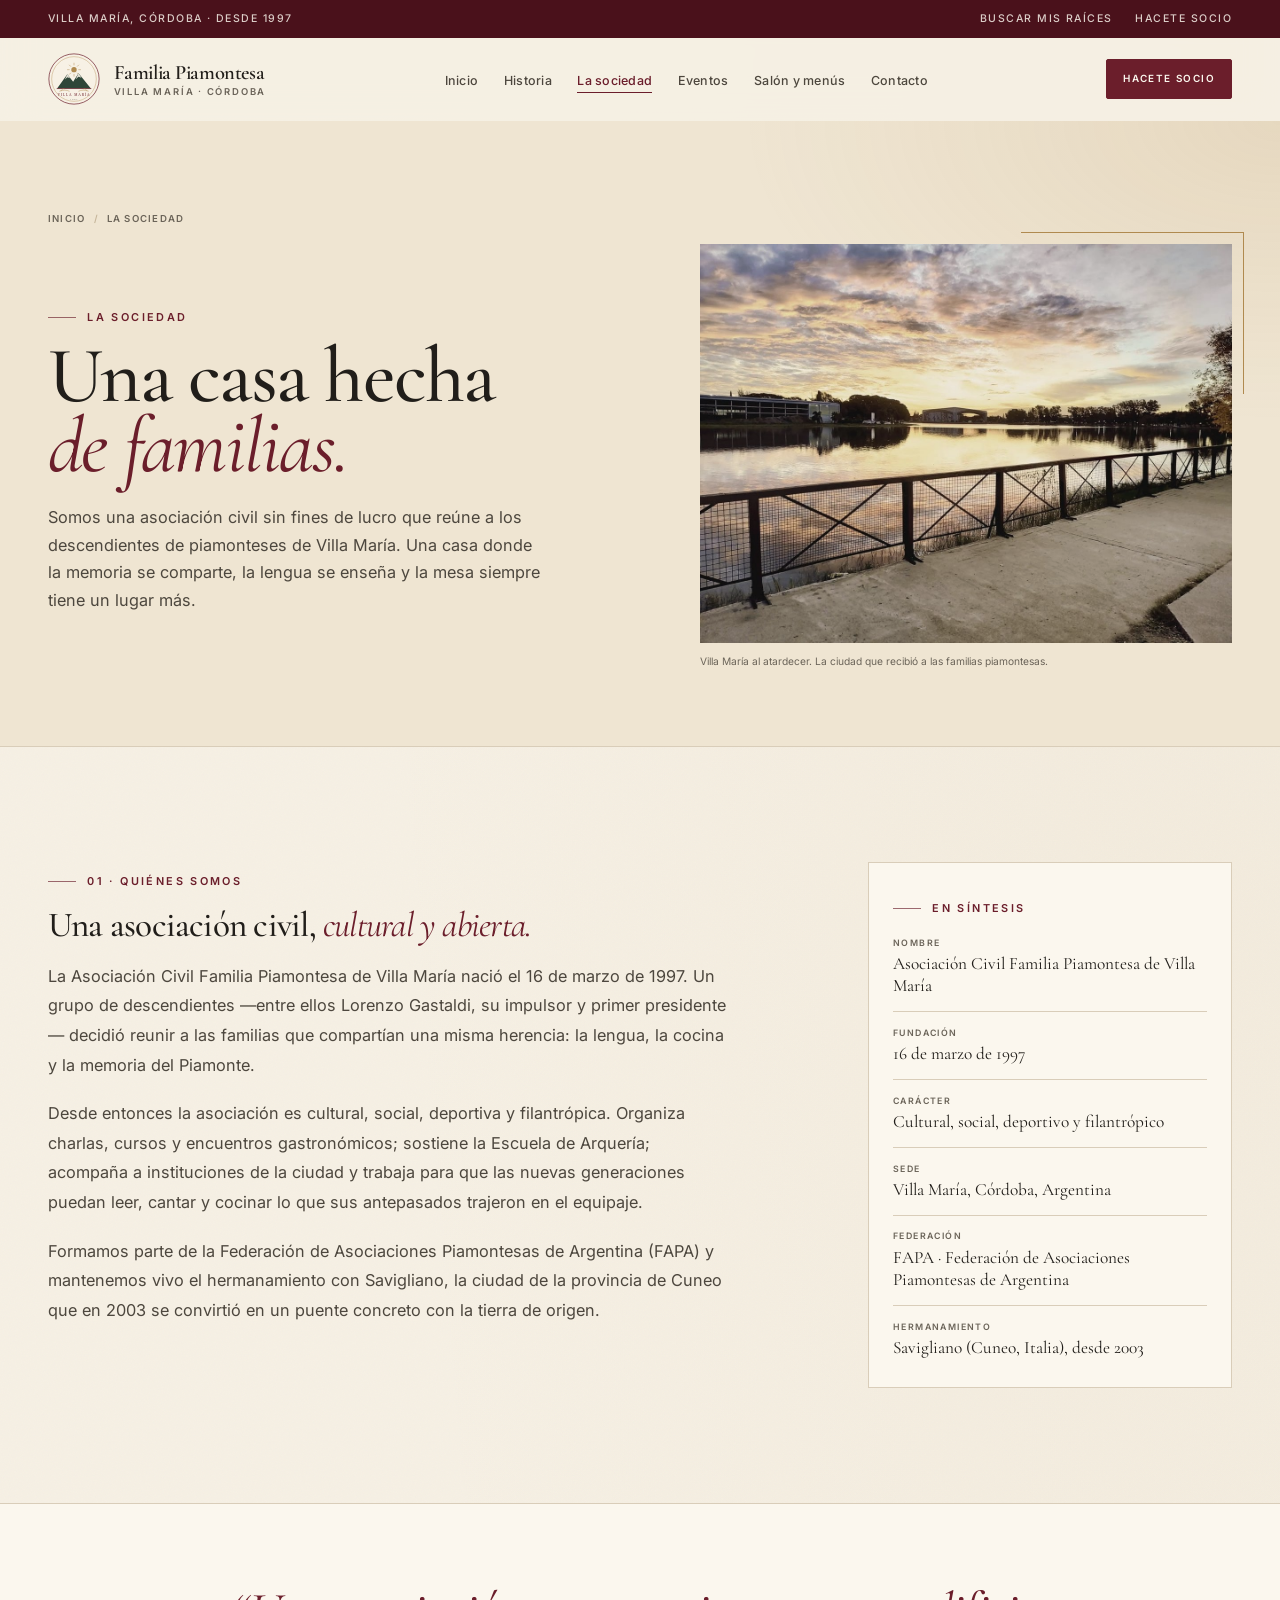
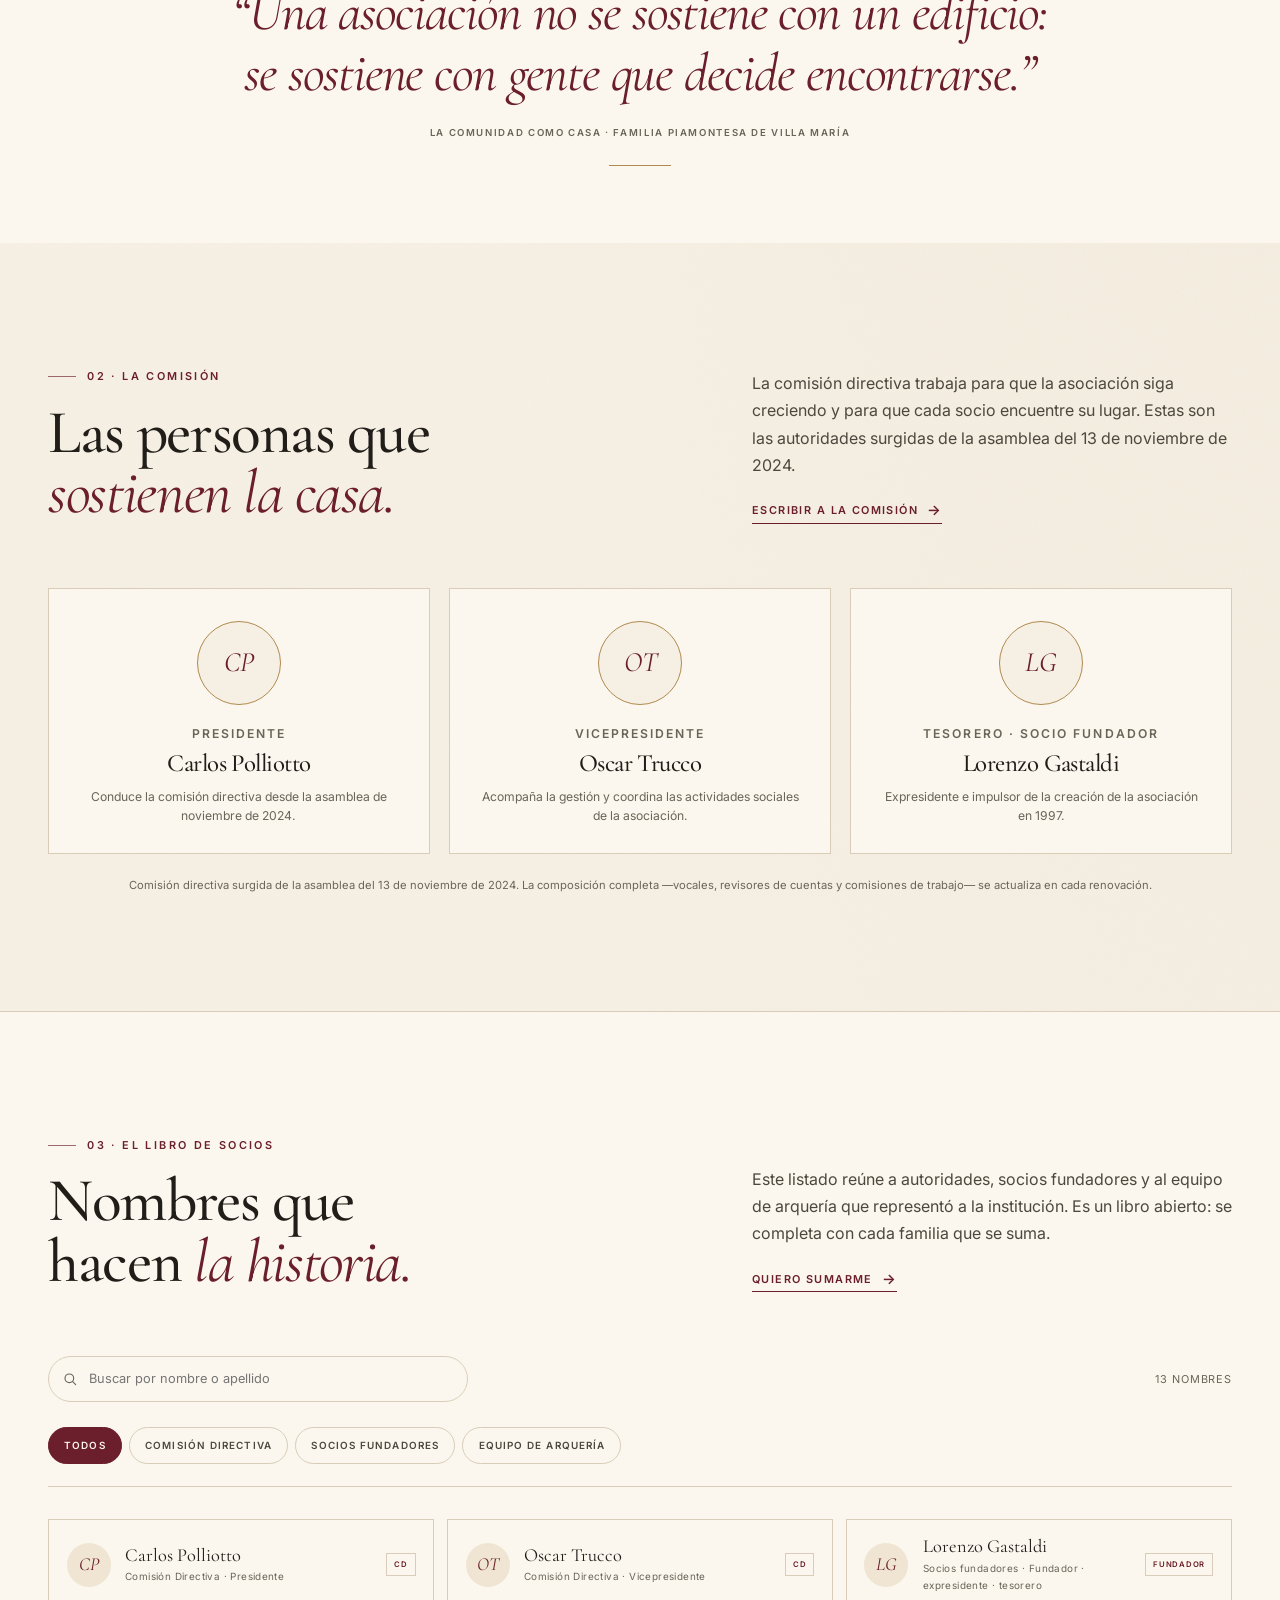
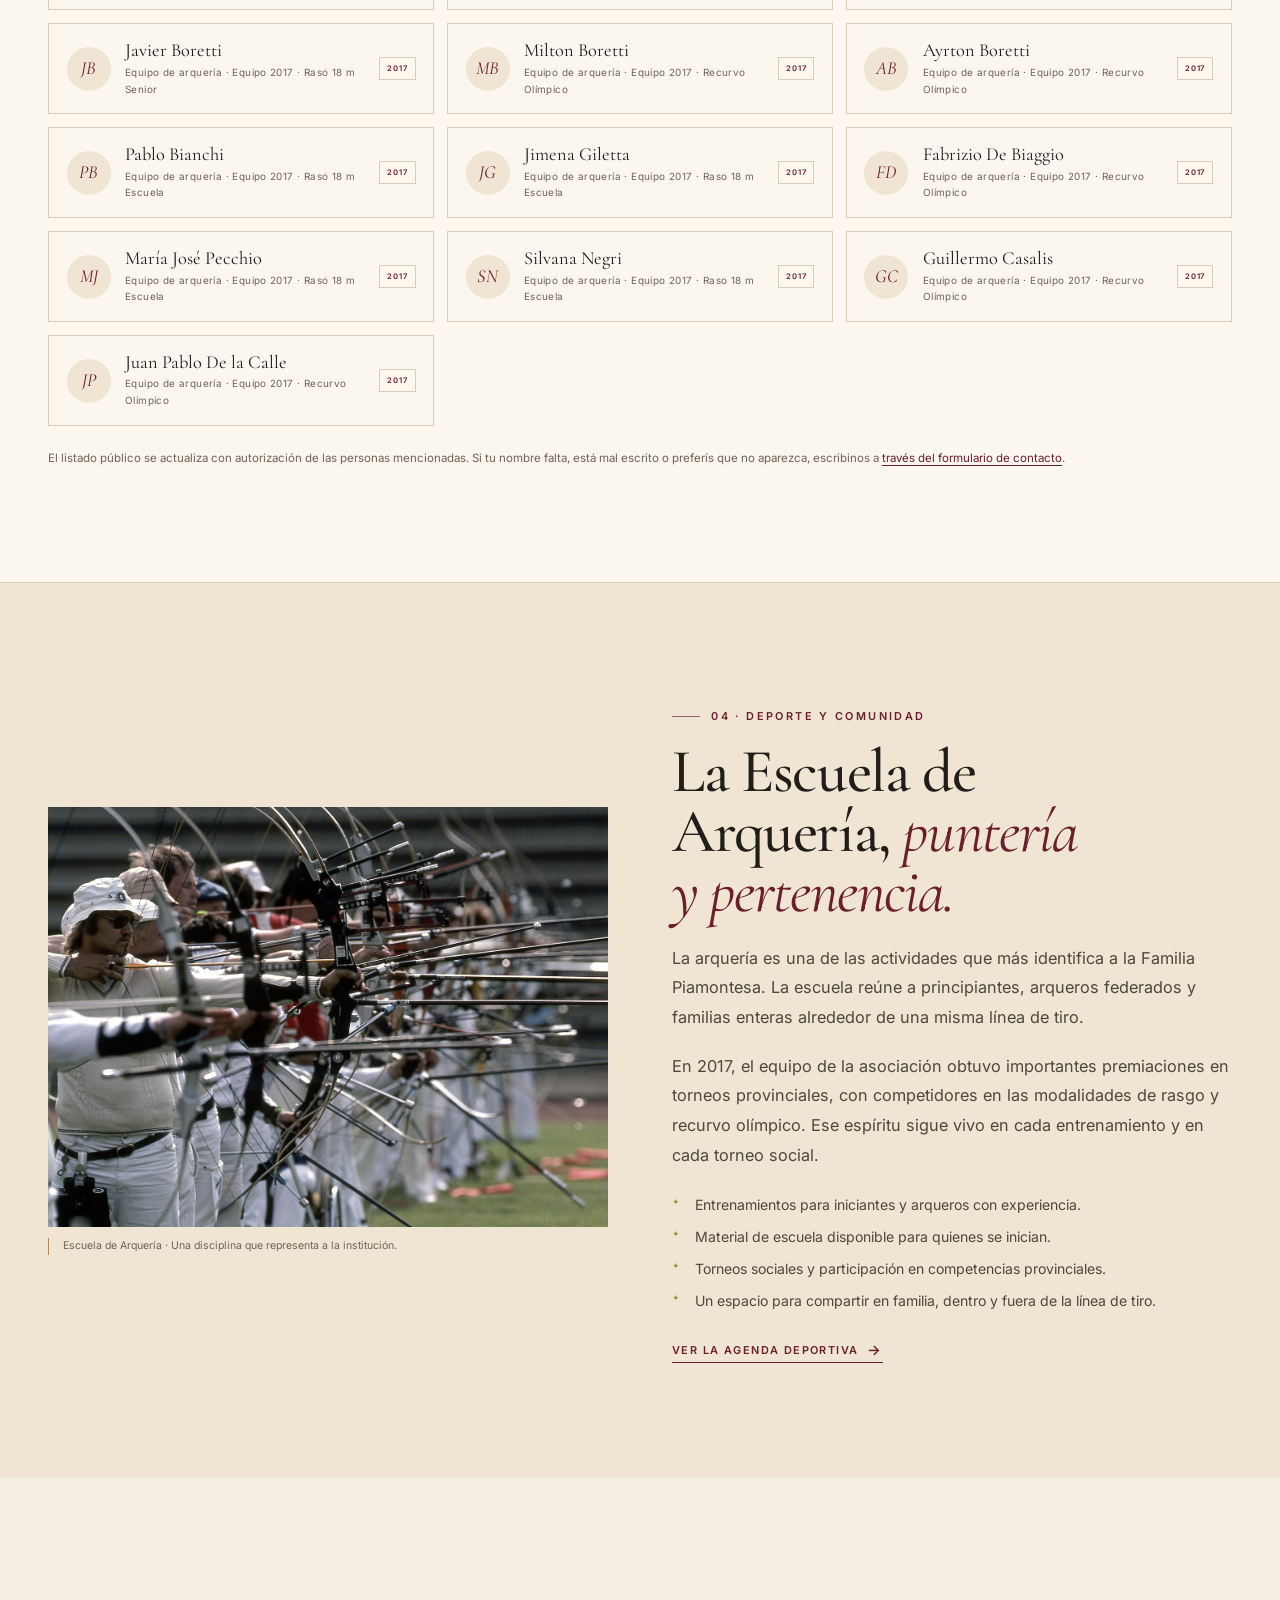
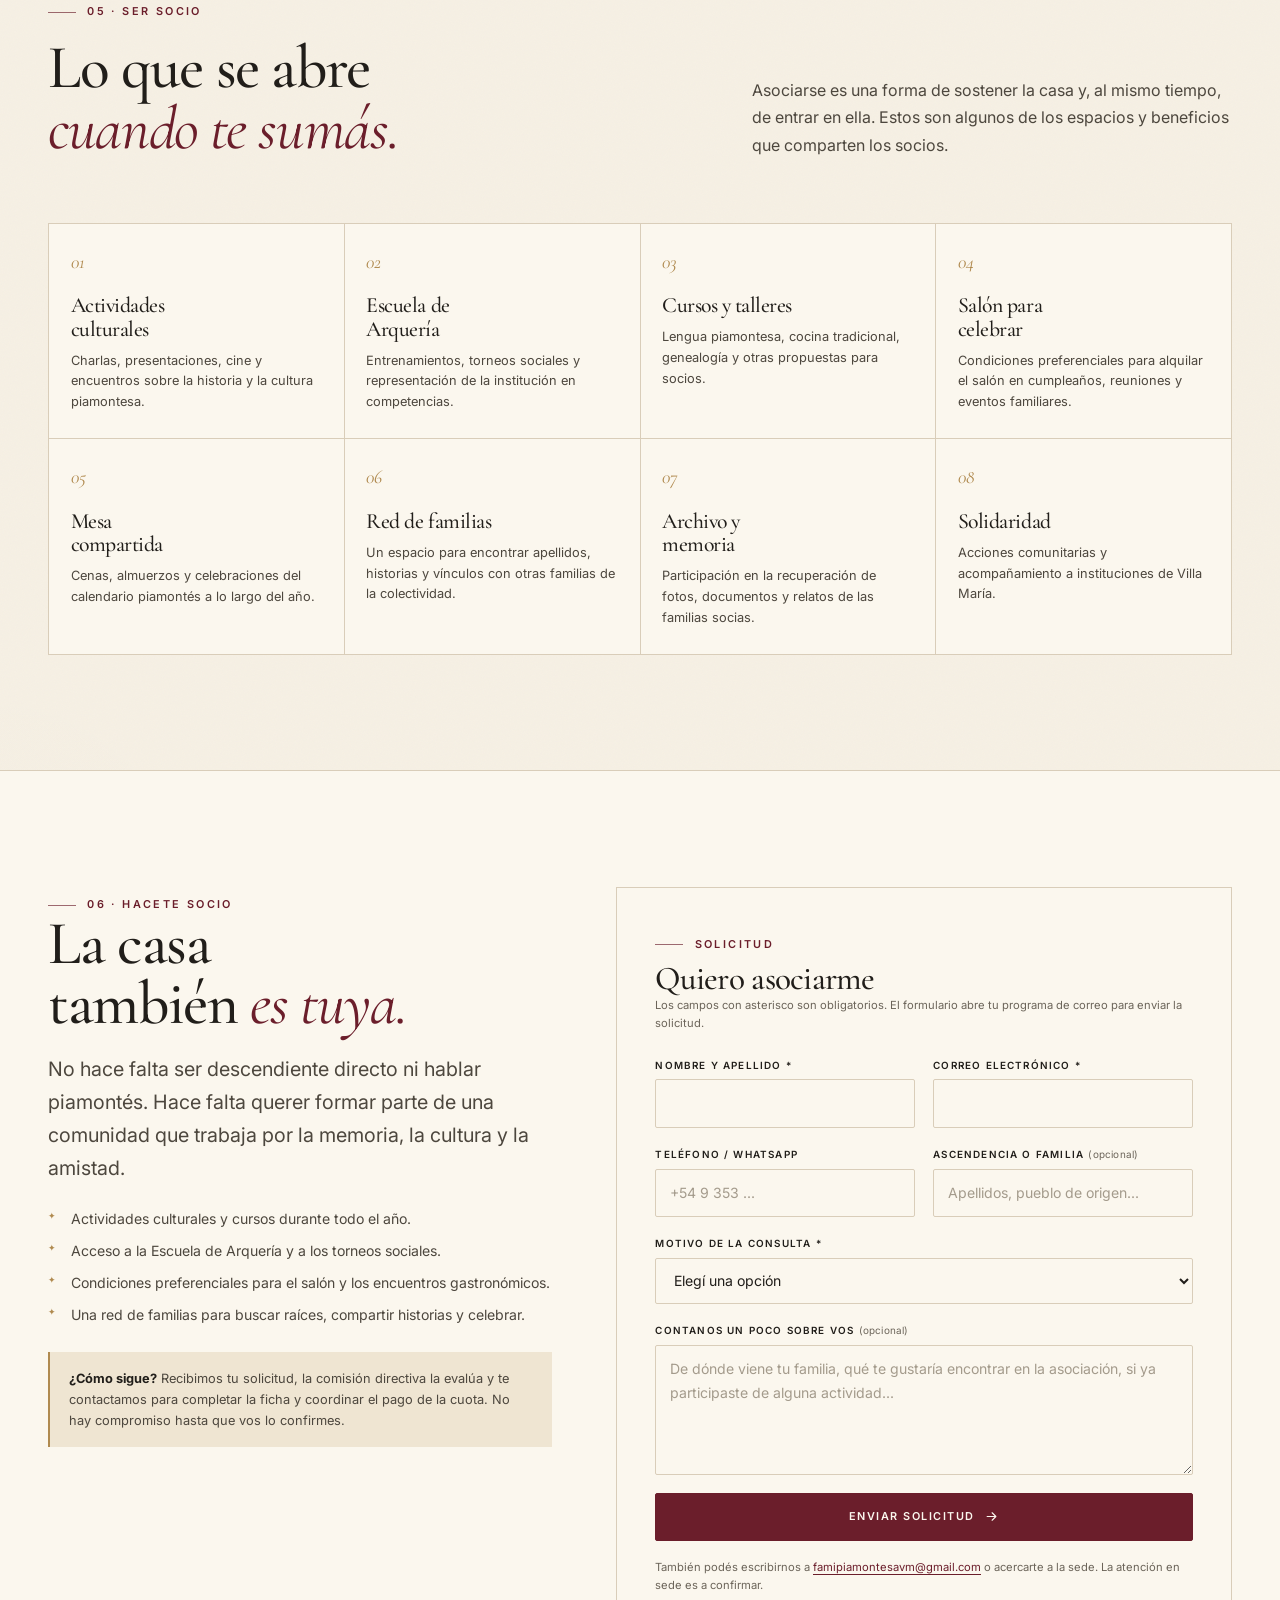
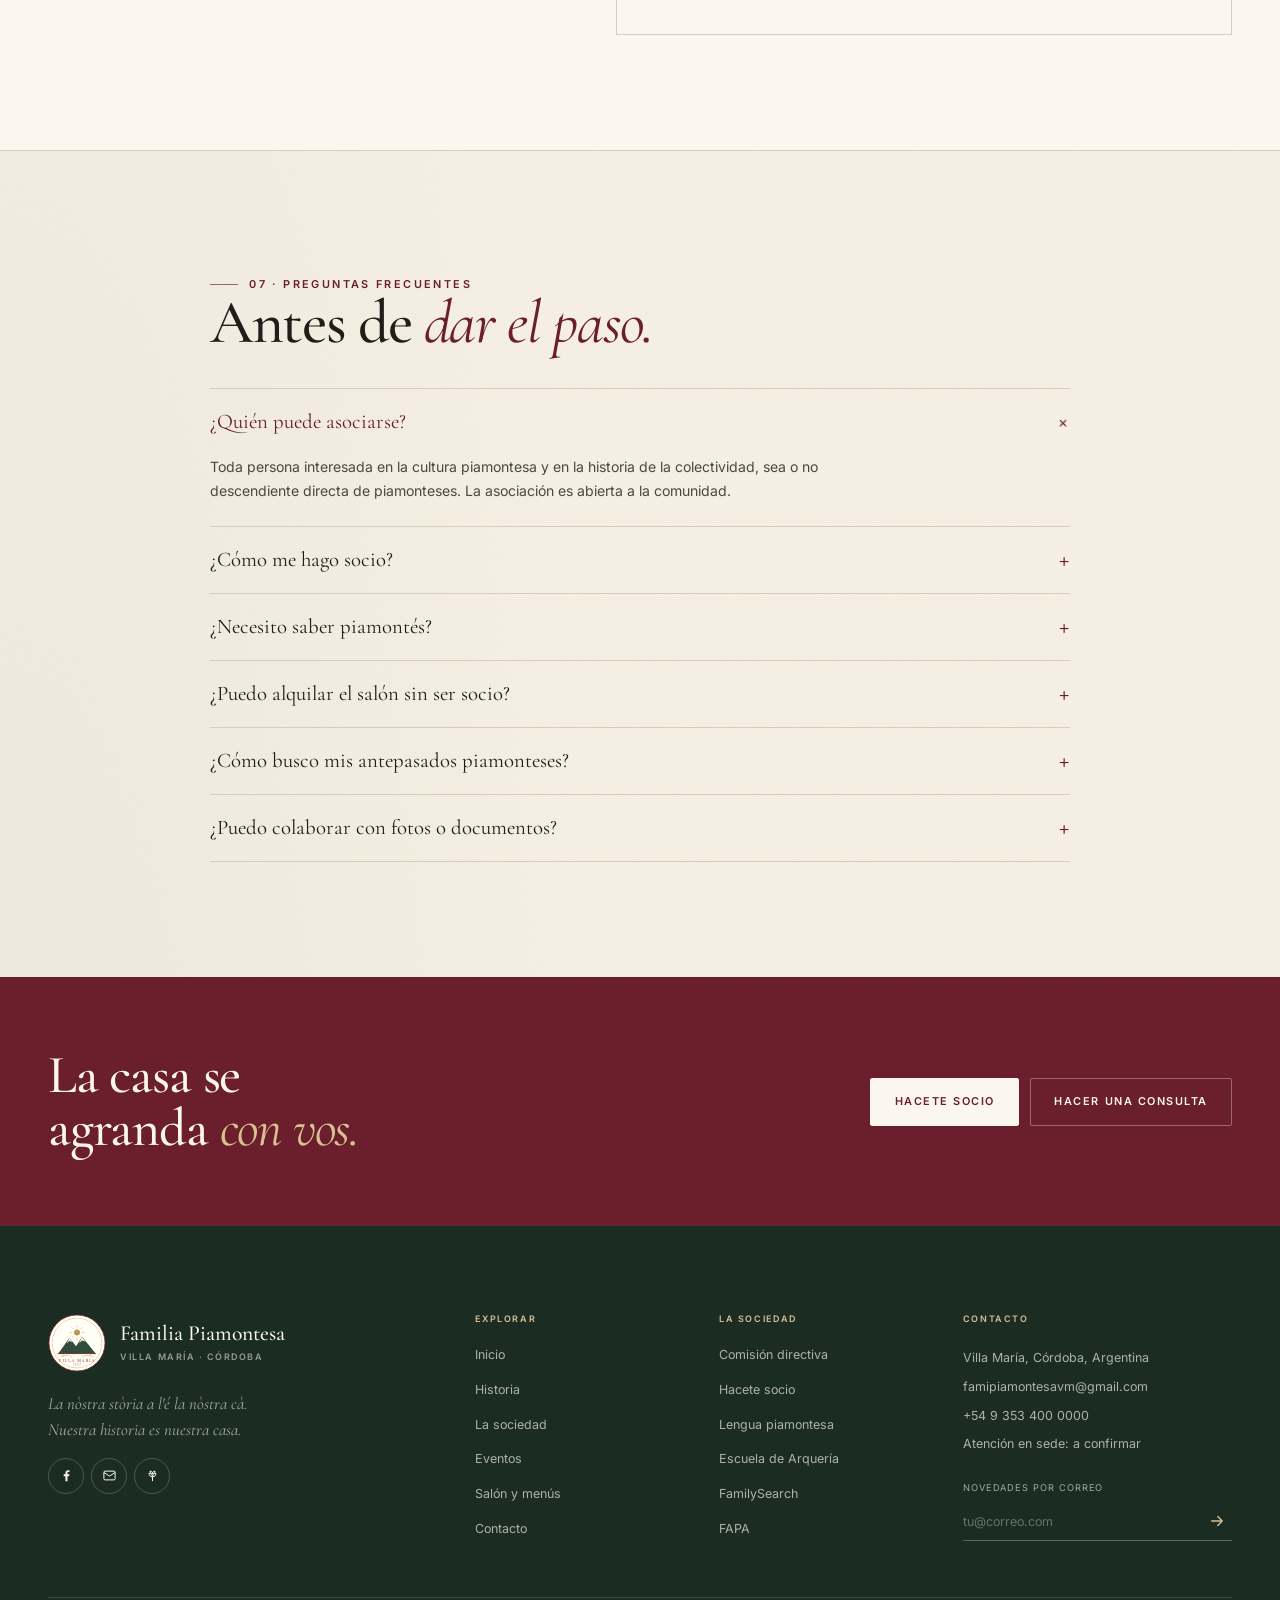
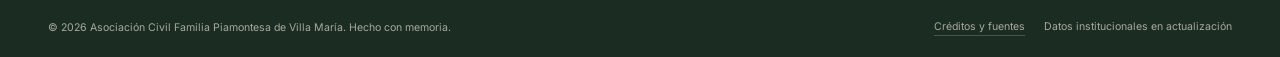
<file: socios.html>
﻿<!doctype html>
<html lang="es-AR">
<head>
  <meta charset="utf-8">
  <meta name="viewport" content="width=device-width, initial-scale=1">
  <title>La sociedad — Familia Piamontesa de Villa María</title>
  <meta name="description" content="Conocé la Asociación Civil Familia Piamontesa de Villa María: comisión directiva, libro de socios, Escuela de Arquería, beneficios y cómo asociarte.">
  <meta name="theme-color" content="#f6f0e4">
  <meta name="color-scheme" content="light">
  <link rel="canonical" href="https://mativ93.github.io/familia-piamontesa-villa-maria/socios.html">

  <meta property="og:type" content="website">
  <meta property="og:url" content="https://mativ93.github.io/familia-piamontesa-villa-maria/socios.html">
  <meta property="og:locale" content="es_AR">
  <meta property="og:site_name" content="Familia Piamontesa de Villa María">
  <meta property="og:title" content="La sociedad — Familia Piamontesa de Villa María">
  <meta property="og:description" content="Una asociación civil, cultural, social, deportiva y filantrópica. Autoridades, socios, arquería y formas de ser parte.">
  <meta property="og:image" content="https://mativ93.github.io/familia-piamontesa-villa-maria/assets/img/villa-maria.jpg">
  <meta name="twitter:card" content="summary_large_image">

  <link rel="icon" href="favicon.svg" type="image/svg+xml">
  <link rel="preconnect" href="https://fonts.googleapis.com">
  <link rel="preconnect" href="https://fonts.gstatic.com" crossorigin>
  <link href="https://fonts.googleapis.com/css2?family=Cormorant+Garamond:ital,wght@0,400;0,500;0,600;1,400;1,500&family=Inter:wght@300;400;500;600&display=swap" rel="stylesheet">
  <link rel="stylesheet" href="assets/css/estilos.css">
</head>
<body>

  <a class="saltar" href="#contenido">Saltar al contenido</a>

  <header class="site-header" data-header>
    <div class="topbar">
      <div class="wrap topbar__inner">
        <p>Villa María, Córdoba · Desde 1997</p>
        <div class="topbar__links">
          <a href="https://www.familysearch.org/es/global" target="_blank" rel="noopener noreferrer">Buscar mis raíces</a>
          <a href="socios.html#asociate">Hacete socio</a>
        </div>
      </div>
    </div>

    <div class="wrap">
      <nav class="nav" aria-label="Navegación principal">
        <a class="marca" href="index.html">
          <img class="marca__sello" src="assets/img/emblema.svg" alt="" width="52" height="52">
          <span class="marca__texto">
            <strong>Familia Piamontesa</strong>
            <small>Villa María · Córdoba</small>
          </span><span class="sr-only">— Inicio</span>
        </a>

        <ul class="nav__links">
          <li><a href="index.html">Inicio</a></li>
          <li><a href="historia.html">Historia</a></li>
          <li><a href="socios.html" aria-current="page">La sociedad</a></li>
          <li><a href="eventos.html">Eventos</a></li>
          <li><a href="salon.html">Salón y menús</a></li>
          <li><a href="contacto.html">Contacto</a></li>
        </ul>

        <div class="nav__acciones">
          <a class="btn btn--primario btn--chico" href="socios.html#asociate">Hacete socio</a>
          <button class="nav__toggle" type="button" data-menu-toggle aria-expanded="false" aria-controls="menu-movil" aria-label="Abrir menú">
            <svg viewBox="0 0 24 24" fill="none" stroke="currentColor" stroke-width="1.7" stroke-linecap="round" aria-hidden="true"><path d="M4 7h16M4 12h16M4 17h16"/></svg>
          </button>
        </div>
      </nav>

      <div class="menu-movil" id="menu-movil" data-menu-panel hidden>
        <ul class="menu-movil__links">
          <li><a href="index.html">Inicio</a></li>
          <li><a href="historia.html">Historia</a></li>
          <li><a href="socios.html" aria-current="page">La sociedad</a></li>
          <li><a href="eventos.html">Eventos</a></li>
          <li><a href="salon.html">Salón y menús</a></li>
          <li><a href="contacto.html">Contacto</a></li>
        </ul>
        <div class="menu-movil__pie">
          <a class="btn btn--primario btn--bloque" href="socios.html#asociate">Hacete socio</a>
          <a class="btn btn--fantasma btn--bloque" href="https://www.familysearch.org/es/global" target="_blank" rel="noopener noreferrer">Buscar mis raíces</a>
        </div>
      </div>
    </div>
  </header>

  <main id="contenido">

    <!-- PORTADA INTERIOR -->
    <section class="page-hero">
      <div class="wrap">
        <ol class="migajas">
          <li><a href="index.html">Inicio</a></li>
          <li>La sociedad</li>
        </ol>
        <div class="page-hero__grid">
          <div>
            <p class="eyebrow">La sociedad</p>
            <h1 class="texto-balance">Una casa hecha <em>de familias.</em></h1>
            <p class="page-hero__bajada">
              Somos una asociación civil sin fines de lucro que reúne a los descendientes de
              piamonteses de Villa María. Una casa donde la memoria se comparte, la lengua se
              enseña y la mesa siempre tiene un lugar más.
            </p>
          </div>
          <figure class="page-hero__media">
            <img src="assets/img/villa-maria.jpg" alt="Atardecer en la costanera de Villa María" width="1600" height="1200" fetchpriority="high">
            <figcaption>Villa María al atardecer. La ciudad que recibió a las familias piamontesas.</figcaption>
          </figure>
        </div>
      </div>
    </section>

    <!-- QUIÉNES SOMOS -->
    <section class="seccion">
      <div class="wrap historia-intro">
        <div class="prosa prosa--capitular revelar">
          <p class="eyebrow">01 · Quiénes somos</p>
          <h2 class="texto-balance">Una asociación civil, <em>cultural y abierta.</em></h2>
          <p>
            La Asociación Civil Familia Piamontesa de Villa María nació el 16 de marzo de 1997.
            Un grupo de descendientes —entre ellos Lorenzo Gastaldi, su impulsor y primer
            presidente— decidió reunir a las familias que compartían una misma herencia: la
            lengua, la cocina y la memoria del Piamonte.
          </p>
          <p>
            Desde entonces la asociación es cultural, social, deportiva y filantrópica. Organiza
            charlas, cursos y encuentros gastronómicos; sostiene la Escuela de Arquería; acompaña
            a instituciones de la ciudad y trabaja para que las nuevas generaciones puedan leer,
            cantar y cocinar lo que sus antepasados trajeron en el equipaje.
          </p>
          <p>
            Formamos parte de la Federación de Asociaciones Piamontesas de Argentina (FAPA) y
            mantenemos vivo el hermanamiento con Savigliano, la ciudad de la provincia de Cuneo
            que en 2003 se convirtió en un puente concreto con la tierra de origen.
          </p>
        </div>

        <aside class="ficha revelar" data-retardo="100">
          <p class="eyebrow">En síntesis</p>
          <dl>
            <div>
              <dt>Nombre</dt>
              <dd>Asociación Civil Familia Piamontesa de Villa María</dd>
            </div>
            <div>
              <dt>Fundación</dt>
              <dd>16 de marzo de 1997</dd>
            </div>
            <div>
              <dt>Carácter</dt>
              <dd>Cultural, social, deportivo y filantrópico</dd>
            </div>
            <div>
              <dt>Sede</dt>
              <dd>Villa María, Córdoba, Argentina</dd>
            </div>
            <div>
              <dt>Federación</dt>
              <dd>FAPA · Federación de Asociaciones Piamontesas de Argentina</dd>
            </div>
            <div>
              <dt>Hermanamiento</dt>
              <dd>Savigliano (Cuneo, Italia), desde 2003</dd>
            </div>
          </dl>
        </aside>
      </div>
    </section>

    <!-- CITA -->
    <section class="seccion seccion--ajustada seccion--papel-claro seccion--linea">
      <div class="wrap">
        <figure class="cita revelar">
          <blockquote>“Una asociación no se sostiene con un edificio: se sostiene con gente que decide encontrarse.”</blockquote>
          <figcaption>La comunidad como casa · Familia Piamontesa de Villa María</figcaption>
        </figure>
      </div>
    </section>

    <!-- COMISIÓN -->
    <section class="seccion" id="comision">
      <div class="wrap">
        <div class="cabecera-seccion">
          <div class="revelar">
            <p class="eyebrow">02 · La comisión</p>
            <h2 class="texto-balance">Las personas que <em>sostienen la casa.</em></h2>
          </div>
          <div class="cabecera-seccion__texto revelar" data-retardo="100">
            <p>
              La comisión directiva trabaja para que la asociación siga creciendo y para que cada
              socio encuentre su lugar. Estas son las autoridades surgidas de la asamblea del
              13 de noviembre de 2024.
            </p>
            <div class="cabecera-seccion__acciones">
              <a class="enlace-flecha" href="contacto.html?motivo=institucional">Escribir a la comisión</a>
            </div>
          </div>
        </div>

        <div class="comision__grid" data-comision></div>
        <p class="comision__nota">
          Comisión directiva surgida de la asamblea del 13 de noviembre de 2024. La composición
          completa —vocales, revisores de cuentas y comisiones de trabajo— se actualiza en cada
          renovación.
        </p>
      </div>
    </section>

    <!-- LIBRO DE SOCIOS -->
    <section class="seccion seccion--papel-claro seccion--linea" id="socios">
      <div class="wrap">
        <div class="cabecera-seccion">
          <div class="revelar">
            <p class="eyebrow">03 · El libro de socios</p>
            <h2 class="texto-balance">Nombres que hacen <em>la historia.</em></h2>
          </div>
          <div class="cabecera-seccion__texto revelar" data-retardo="100">
            <p>
              Este listado reúne a autoridades, socios fundadores y al equipo de arquería que
              representó a la institución. Es un libro abierto: se completa con cada familia que
              se suma.
            </p>
            <div class="cabecera-seccion__acciones">
              <a class="enlace-flecha" href="#asociate">Quiero sumarme</a>
            </div>
          </div>
        </div>

        <div class="socios__herramientas revelar">
          <label class="buscador">
            <span class="sr-only">Buscar socio por nombre o apellido</span>
            <svg viewBox="0 0 24 24" fill="none" stroke="currentColor" stroke-width="1.7" stroke-linecap="round" aria-hidden="true"><circle cx="11" cy="11" r="6.5"/><path d="m16 16 4.5 4.5"/></svg>
            <input type="search" placeholder="Buscar por nombre o apellido" data-buscador-socios autocomplete="off">
          </label>
          <span class="socios__conteo" data-conteo-socios aria-live="polite"></span>
        </div>

        <div class="filtros" data-filtros-socios aria-label="Filtrar socios por categoría"></div>
        <div class="socios__grid" data-socios></div>

        <p class="socios__nota">
          El listado público se actualiza con autorización de las personas mencionadas. Si tu
          nombre falta, está mal escrito o preferís que no aparezca, escribinos a
          <a href="contacto.html?motivo=institucional">través del formulario de contacto</a>.
        </p>
      </div>
    </section>

    <!-- ARQUERÍA -->
    <section class="seccion seccion--papel-hondo seccion--linea" id="deportes">
      <div class="wrap split">
        <figure class="split__figura revelar" data-ampliar>
          <img src="assets/img/arqueria.jpg" alt="Arquero en posición de tiro con arco" width="1920" height="1246" loading="lazy">
          <figcaption>Escuela de Arquería · Una disciplina que representa a la institución.</figcaption>
        </figure>

        <div class="split__texto revelar" data-retardo="100">
          <p class="eyebrow">04 · Deporte y comunidad</p>
          <h2 class="texto-balance">La Escuela de Arquería, <em>puntería y pertenencia.</em></h2>
          <div class="prosa">
            <p>
              La arquería es una de las actividades que más identifica a la Familia Piamontesa.
              La escuela reúne a principiantes, arqueros federados y familias enteras alrededor
              de una misma línea de tiro.
            </p>
            <p>
              En 2017, el equipo de la asociación obtuvo importantes premiaciones en torneos
              provinciales, con competidores en las modalidades de rasgo y recurvo olímpico.
              Ese espíritu sigue vivo en cada entrenamiento y en cada torneo social.
            </p>
          </div>
          <ul class="lista-check">
            <li>Entrenamientos para iniciantes y arqueros con experiencia.</li>
            <li>Material de escuela disponible para quienes se inician.</li>
            <li>Torneos sociales y participación en competencias provinciales.</li>
            <li>Un espacio para compartir en familia, dentro y fuera de la línea de tiro.</li>
          </ul>
          <a class="enlace-flecha" href="eventos.html#deportes">Ver la agenda deportiva</a>
        </div>
      </div>
    </section>

    <!-- BENEFICIOS -->
    <section class="seccion">
      <div class="wrap">
        <div class="cabecera-seccion">
          <div class="revelar">
            <p class="eyebrow">05 · Ser socio</p>
            <h2 class="texto-balance">Lo que se abre <em>cuando te sumás.</em></h2>
          </div>
          <div class="cabecera-seccion__texto revelar" data-retardo="100">
            <p>
              Asociarse es una forma de sostener la casa y, al mismo tiempo, de entrar en ella.
              Estos son algunos de los espacios y beneficios que comparten los socios.
            </p>
          </div>
        </div>

        <div class="beneficios__grid" data-beneficios></div>
      </div>
    </section>

    <!-- ASOCIATE -->
    <section class="seccion seccion--papel-claro seccion--linea" id="asociate">
      <div class="wrap formulario">
        <div class="formulario__texto revelar">
          <p class="eyebrow">06 · Hacete socio</p>
          <h2 class="texto-balance">La casa también <em>es tuya.</em></h2>
          <p class="lead">
            No hace falta ser descendiente directo ni hablar piamontés. Hace falta querer
            formar parte de una comunidad que trabaja por la memoria, la cultura y la amistad.
          </p>
          <ul class="lista-check">
            <li>Actividades culturales y cursos durante todo el año.</li>
            <li>Acceso a la Escuela de Arquería y a los torneos sociales.</li>
            <li>Condiciones preferenciales para el salón y los encuentros gastronómicos.</li>
            <li>Una red de familias para buscar raíces, compartir historias y celebrar.</li>
          </ul>
          <div class="nota">
            <strong>¿Cómo sigue?</strong> Recibimos tu solicitud, la comisión directiva la evalúa
            y te contactamos para completar la ficha y coordinar el pago de la cuota. No hay
            compromiso hasta que vos lo confirmes.
          </div>
        </div>

        <div class="formulario__panel revelar" data-retardo="100">
          <p class="eyebrow">Solicitud</p>
          <h3>Quiero asociarme</h3>
          <p class="form__nota">Los campos con asterisco son obligatorios. El formulario abre tu programa de correo para enviar la solicitud.</p>

          <form class="form" data-form data-asunto="Solicitud de asociación · Familia Piamontesa de Villa María">
            <div class="form__fila">
              <div class="campo">
                <label for="socio-nombre">Nombre y apellido *</label>
                <input id="socio-nombre" name="nombre" type="text" autocomplete="name" required>
              </div>
              <div class="campo">
                <label for="socio-email">Correo electrónico *</label>
                <input id="socio-email" name="email" type="email" autocomplete="email" required>
              </div>
            </div>

            <div class="form__fila">
              <div class="campo">
                <label for="socio-telefono">Teléfono / WhatsApp</label>
                <input id="socio-telefono" name="telefono" type="tel" autocomplete="tel" placeholder="+54 9 353 ...">
              </div>
              <div class="campo">
                <label for="socio-ascendencia">Ascendencia o familia <span>(opcional)</span></label>
                <input id="socio-ascendencia" name="ascendencia" type="text" placeholder="Apellidos, pueblo de origen...">
              </div>
            </div>

            <div class="campo">
              <label for="socio-motivo">Motivo de la consulta *</label>
              <select id="socio-motivo" name="motivo" required>
                <option value="">Elegí una opción</option>
                <option value="Quiero asociarme">Quiero asociarme</option>
                <option value="Quiero información sobre la asociación">Quiero información sobre la asociación</option>
                <option value="Quiero colaborar como voluntario">Quiero colaborar como voluntario</option>
                <option value="Quiero sumarme a la Escuela de Arquería">Quiero sumarme a la Escuela de Arquería</option>
                <option value="Otra consulta">Otra consulta</option>
              </select>
            </div>

            <div class="campo">
              <label for="socio-mensaje">Contanos un poco sobre vos <span>(opcional)</span></label>
              <textarea id="socio-mensaje" name="mensaje" placeholder="De dónde viene tu familia, qué te gustaría encontrar en la asociación, si ya participaste de alguna actividad..."></textarea>
            </div>

            <input type="hidden" name="origen" value="Página La sociedad · Solicitud de asociación">

            <button class="btn btn--primario" type="submit">
              Enviar solicitud
              <svg viewBox="0 0 24 24" fill="none" stroke="currentColor" stroke-width="1.8" stroke-linecap="round" stroke-linejoin="round" aria-hidden="true"><path d="M5 12h14M13 6l6 6-6 6"/></svg>
            </button>

            <p class="form__nota">
              También podés escribirnos a
              <a href="mailto:famipiamontesavm@gmail.com" data-enlace="email" data-dato="email">famipiamontesavm@gmail.com</a>
              o acercarte a la sede. La atención en sede es a confirmar.
            </p>

            <p class="form__ok" data-form-ok role="status">Gracias. Se abrirá tu correo con la solicitud completa para que la envíes.</p>
          </form>
        </div>
      </div>
    </section>

    <!-- PREGUNTAS -->
    <section class="seccion seccion--linea">
      <div class="wrap wrap--angosto">
        <div class="revelar">
          <p class="eyebrow">07 · Preguntas frecuentes</p>
          <h2 class="texto-balance">Antes de <em>dar el paso.</em></h2>
        </div>
        <div class="faq" data-preguntas style="margin-top:2.2rem"></div>
      </div>
    </section>

    <!-- BANDA -->
    <section class="banda">
      <div class="wrap banda__inner">
        <h2 class="texto-balance">La casa se agranda <em>con vos.</em></h2>
        <div class="banda__acciones">
          <a class="btn btn--claro" href="#asociate">Hacete socio</a>
          <a class="btn btn--borde-claro" href="contacto.html?motivo=institucional">Hacer una consulta</a>
        </div>
      </div>
    </section>

  </main>

  <footer class="footer">
    <div class="wrap">
      <div class="footer__grid">
        <div>
          <div class="footer__marca">
            <img src="assets/img/emblema.svg" alt="" width="58" height="58">
            <div>
              <strong>Familia Piamontesa</strong>
              <small>Villa María · Córdoba</small>
            </div>
          </div>
          <p class="footer__lema">La nòstra stòria a l'é la nòstra cà. Nuestra historia es nuestra casa.</p>
          <div class="footer__redes">
            <a href="https://www.facebook.com/familiapiamontesavm" target="_blank" rel="noopener noreferrer" aria-label="Facebook de la Familia Piamontesa" data-enlace="facebook">
              <svg viewBox="0 0 24 24" fill="currentColor" aria-hidden="true"><path d="M13.5 21v-8h2.7l.4-3.1h-3.1V7.9c0-.9.3-1.5 1.6-1.5h1.6V3.6c-.3 0-1.3-.1-2.4-.1-2.4 0-4 1.5-4 4.2v2.2H7.5V13h2.8v8z"/></svg>
            </a>
            <a href="mailto:famipiamontesavm@gmail.com" aria-label="Escribir por correo" data-enlace="email">
              <svg viewBox="0 0 24 24" fill="none" stroke="currentColor" stroke-width="1.6" aria-hidden="true"><rect x="3" y="5" width="18" height="14" rx="2"/><path d="m3 7 9 6 9-6"/></svg>
            </a>
            <a href="https://www.familysearch.org/es/global" target="_blank" rel="noopener noreferrer" aria-label="FamilySearch" data-enlace="familysearch">
              <svg viewBox="0 0 24 24" fill="none" stroke="currentColor" stroke-width="1.6" aria-hidden="true"><path d="M12 21v-7"/><path d="M12 14c-3.5 0-5.5-2-5.5-5.5C10 8.5 12 10.5 12 14ZM12 14c3.5 0 5.5-2 5.5-5.5C14 8.5 12 10.5 12 14Z"/><path d="M12 9c-2.5 0-4-1.5-4-4 2.5 0 4 1.5 4 4ZM12 9c2.5 0 4-1.5 4-4-2.5 0-4 1.5-4 4Z"/></svg>
            </a>
          </div>
        </div>

        <div>
          <h3>Explorar</h3>
          <ul class="footer__links">
            <li><a href="index.html">Inicio</a></li>
            <li><a href="historia.html">Historia</a></li>
            <li><a href="socios.html">La sociedad</a></li>
            <li><a href="eventos.html">Eventos</a></li>
            <li><a href="salon.html">Salón y menús</a></li>
            <li><a href="contacto.html">Contacto</a></li>
          </ul>
        </div>

        <div>
          <h3>La sociedad</h3>
          <ul class="footer__links">
            <li><a href="socios.html#comision">Comisión directiva</a></li>
            <li><a href="socios.html#asociate">Hacete socio</a></li>
            <li><a href="historia.html#lengua">Lengua piamontesa</a></li>
            <li><a href="eventos.html#deportes">Escuela de Arquería</a></li>
            <li><a href="https://www.familysearch.org/es/global" target="_blank" rel="noopener noreferrer">FamilySearch</a></li>
            <li><a href="https://fapa.org.ar" target="_blank" rel="noopener noreferrer">FAPA</a></li>
          </ul>
        </div>

        <div class="footer__contacto">
          <h3>Contacto</h3>
          <p data-dato="direccion">Villa María, Córdoba, Argentina</p>
          <a href="mailto:famipiamontesavm@gmail.com" data-enlace="email" data-dato="email">famipiamontesavm@gmail.com</a>
          <a href="tel:+5493534000000" data-enlace="telefono" data-dato="telefono">+54 9 353 400 0000</a>
          <p data-dato="horario">Atención en sede: a confirmar</p>

          <form class="footer__boletin" data-form data-asunto="Quiero recibir novedades de la Familia Piamontesa">
            <label for="boletin-email-socios">Novedades por correo</label>
            <div class="campo-linea">
              <input id="boletin-email-socios" name="email" type="email" placeholder="tu@correo.com" autocomplete="email" required>
              <button type="submit" aria-label="Enviar correo">
                <svg width="18" height="18" viewBox="0 0 24 24" fill="none" stroke="currentColor" stroke-width="1.8" stroke-linecap="round" stroke-linejoin="round" aria-hidden="true"><path d="M5 12h14M13 6l6 6-6 6"/></svg>
              </button>
            </div>
            <input type="hidden" name="origen" value="Boletín del pie de página">
            <p class="form__ok" data-form-ok role="status">Gracias. Se abrirá tu correo para completar la suscripción.</p>
          </form>
        </div>
      </div>

      <div class="footer__bottom">
        <p>© <span data-anio>2026</span> Asociación Civil Familia Piamontesa de Villa María. Hecho con memoria.</p>
        <div class="footer__legal">
          <a href="creditos.html">Créditos y fuentes</a>
          <span>Datos institucionales en actualización</span>
        </div>
      </div>
    </div>
  </footer>

  <script src="assets/js/datos.js"></script>
  <script src="assets/js/app.js"></script>
</body>
</html>
</file>
<file: assets/css/estilos.css>
/* ==========================================================================
   FAMILIA PIAMONTESA · VILLA MARÍA
   Hoja de estilos principal
   --------------------------------------------------------------------------
   Índice
   01. Tokens y base
   02. Tipografía y utilidades
   03. Cabecera y navegación
   04. Botones y enlaces
   05. Portada (hero)
   06. Cinta (marquee)
   07. Secciones y encabezados
   08. Presentación y cifras
   09. Áreas de la sociedad
   10. Eventos
   11. Salón
   12. Menús
   13. Raíces / genealogía
   14. Comisión y socios
   15. Banda de participación
   16. Pie de página
   17. Páginas interiores
   18. Línea de tiempo
   19. Galería y figuras
   20. Prosa
   21. Formularios
   22. Preguntas frecuentes
   23. Diálogo de evento
   24. Avisos, créditos y 404
   25. Animaciones y accesibilidad
   26. Responsive
   27. Impresión
   ========================================================================== */

/* 01. Tokens y base
   ========================================================================== */
:root {
  --papel: #f6f0e4;
  --papel-claro: #fbf7ee;
  --papel-hondo: #efe5d2;
  --papel-oscuro: #e3d6bf;
  --tinta: #211e1a;
  --tinta-suave: #4d473e;
  --gris: #6b6459;
  --linea: #d9cdb9;
  --linea-fuerte: #c5b59a;
  --vino: #6b1e2b;
  --vino-hondo: #4a111b;
  --vino-claro: #8d3a48;
  --verde: #2e4638;
  --verde-hondo: #1b2c22;
  --oro: #b08a4f;
  --oro-claro: #d8c093;
  --azul: #223a56;
  --blanco: #fffdf8;
  --rojo-suave: #a34a4a;
  --sombra: 0 24px 60px -30px rgba(33, 30, 26, .35);
  --sombra-suave: 0 14px 40px -24px rgba(33, 30, 26, .28);
  --radio: 3px;
  --radio-lg: 8px;
  --wrap: 1280px;
  --pad: clamp(1.25rem, 4vw, 3rem);
  --serif: "Cormorant Garamond", "Iowan Old Style", "Palatino Linotype", Georgia, serif;
  --sans: "Inter", -apple-system, BlinkMacSystemFont, "Segoe UI", sans-serif;
  --trans: 220ms cubic-bezier(.2, .7, .2, 1);
}

*,
*::before,
*::after {
  box-sizing: border-box;
}

html {
  scroll-behavior: smooth;
  scroll-padding-top: 7.5rem;
  -webkit-text-size-adjust: 100%;
}

body {
  margin: 0;
  background-color: var(--papel);
  background-image:
    radial-gradient(120% 80% at 100% 0%, rgba(176, 138, 79, .06), transparent 60%),
    radial-gradient(90% 60% at 0% 100%, rgba(46, 70, 56, .05), transparent 55%),
    url("data:image/svg+xml,%3Csvg xmlns='http://www.w3.org/2000/svg' width='160' height='160'%3E%3Cfilter id='g'%3E%3CfeTurbulence type='fractalNoise' baseFrequency='.85' numOctaves='2' stitchTiles='stitch'/%3E%3C/filter%3E%3Crect width='100%25' height='100%25' filter='url(%23g)' opacity='.028'/%3E%3C/svg%3E");
  color: var(--tinta);
  font-family: var(--sans);
  font-size: 16px;
  line-height: 1.7;
  font-weight: 400;
  -webkit-font-smoothing: antialiased;
  text-rendering: optimizeLegibility;
  overflow-x: hidden;
}

body.menu-abierto {
  overflow: hidden;
}

img,
picture,
svg,
video {
  max-width: 100%;
  display: block;
}

img {
  height: auto;
}

a {
  color: inherit;
  text-decoration: none;
}

p,
h1,
h2,
h3,
h4,
h5,
h6,
figure,
blockquote {
  margin: 0;
}

ul,
ol {
  margin: 0;
  padding: 0;
  list-style: none;
}

button,
input,
select,
textarea {
  font: inherit;
  color: inherit;
}

button {
  cursor: pointer;
  background: none;
  border: 0;
}

::selection {
  background: var(--vino);
  color: var(--papel-claro);
}

:focus-visible {
  outline: 2px solid var(--oro);
  outline-offset: 4px;
}

/* 02. Tipografía y utilidades
   ========================================================================== */
h1,
h2,
h3,
h4,
.serif {
  font-family: var(--serif);
  font-weight: 500;
  letter-spacing: -.022em;
}

h1 {
  font-size: clamp(3.2rem, 7.4vw, 7.6rem);
  line-height: .88;
}

h2 {
  font-size: clamp(2.35rem, 4.8vw, 4.5rem);
  line-height: .98;
}

h3 {
  font-size: clamp(1.5rem, 2.2vw, 2rem);
  line-height: 1.08;
}

h4 {
  font-size: 1.25rem;
  line-height: 1.2;
}

em,
.italica {
  font-style: italic;
}

h1 em,
h2 em {
  color: var(--vino);
  font-weight: 400;
}

.section--oscura h2 em,
.salon h2 em,
.raices h2 em,
.footer h2 em {
  color: var(--oro-claro);
}

.eyebrow {
  display: inline-flex;
  align-items: center;
  gap: .7rem;
  margin: 0;
  color: var(--vino);
  font-family: var(--sans);
  font-size: .68rem;
  font-weight: 600;
  letter-spacing: .22em;
  line-height: 1.4;
  text-transform: uppercase;
}

.eyebrow::before {
  content: "";
  width: 28px;
  height: 1px;
  background: currentColor;
  opacity: .65;
}

.eyebrow--sin-linea::before {
  display: none;
}

.eyebrow--claro {
  color: var(--oro-claro);
}

.lead {
  font-size: clamp(1.08rem, 1.55vw, 1.28rem);
  line-height: 1.65;
  color: var(--tinta-suave);
}

.texto-balance {
  text-wrap: balance;
}

.texto-pretty {
  text-wrap: pretty;
}

.wrap {
  width: min(100% - (var(--pad) * 2), var(--wrap));
  margin-inline: auto;
}

.wrap--angosto {
  width: min(100% - (var(--pad) * 2), 860px);
  margin-inline: auto;
}

.sr-only {
  position: absolute;
  width: 1px;
  height: 1px;
  padding: 0;
  margin: -1px;
  overflow: hidden;
  clip: rect(0, 0, 0, 0);
  white-space: nowrap;
  border: 0;
}

.saltar {
  position: fixed;
  top: .75rem;
  left: .75rem;
  z-index: 999;
  padding: .7rem 1.1rem;
  background: var(--vino);
  color: var(--papel-claro);
  font-size: .8rem;
  font-weight: 600;
  letter-spacing: .06em;
  transform: translateY(-160%);
  transition: transform var(--trans);
}

.saltar:focus {
  transform: translateY(0);
}

/* 03. Cabecera y navegación
   ========================================================================== */
.topbar {
  background: var(--vino-hondo);
  color: rgba(251, 247, 238, .82);
  font-size: .66rem;
  font-weight: 500;
  letter-spacing: .14em;
  text-transform: uppercase;
}

.topbar__inner {
  display: flex;
  align-items: center;
  justify-content: space-between;
  gap: 1rem;
  min-height: 38px;
}

.topbar__links {
  display: flex;
  align-items: center;
  gap: 1.4rem;
}

.topbar a {
  transition: color var(--trans);
}

.topbar a:hover {
  color: var(--oro-claro);
}

.site-header {
  position: sticky;
  top: 0;
  z-index: 100;
  background: rgba(246, 240, 228, .9);
  border-bottom: 1px solid transparent;
  backdrop-filter: blur(18px) saturate(120%);
  -webkit-backdrop-filter: blur(18px) saturate(120%);
  transition: background var(--trans), border-color var(--trans), box-shadow var(--trans);
}

.site-header.is-scrolled {
  background: rgba(251, 247, 238, .96);
  border-bottom-color: var(--linea);
  box-shadow: 0 12px 30px -26px rgba(33, 30, 26, .55);
}

.nav {
  display: flex;
  align-items: center;
  justify-content: space-between;
  gap: 1.5rem;
  min-height: 82px;
}

.marca {
  display: inline-flex;
  align-items: center;
  gap: .85rem;
  flex-shrink: 0;
}

.marca__sello {
  width: 52px;
  height: 52px;
  flex-shrink: 0;
}

.marca__texto {
  display: flex;
  flex-direction: column;
  line-height: 1.05;
}

.marca__texto strong {
  font-family: var(--serif);
  font-size: 1.28rem;
  font-weight: 600;
  letter-spacing: -.02em;
}

.marca__texto small {
  margin-top: .22rem;
  color: var(--gris);
  font-size: .59rem;
  font-weight: 600;
  letter-spacing: .19em;
  text-transform: uppercase;
}

.nav__links {
  display: flex;
  align-items: center;
  gap: clamp(.9rem, 2vw, 1.9rem);
}

.nav__links a {
  position: relative;
  padding: .35rem 0;
  color: var(--tinta-suave);
  font-size: .78rem;
  font-weight: 500;
  letter-spacing: .02em;
  white-space: nowrap;
  transition: color var(--trans);
}

.nav__links a::after {
  content: "";
  position: absolute;
  right: 0;
  bottom: 0;
  left: 0;
  height: 1px;
  background: var(--vino);
  transform: scaleX(0);
  transform-origin: right;
  transition: transform var(--trans);
}

.nav__links a:hover,
.nav__links a[aria-current="page"] {
  color: var(--vino);
}

.nav__links a:hover::after,
.nav__links a[aria-current="page"]::after {
  transform: scaleX(1);
  transform-origin: left;
}

.nav__acciones {
  display: flex;
  align-items: center;
  gap: .7rem;
  flex-shrink: 0;
}

.nav__toggle {
  display: none;
  width: 44px;
  height: 44px;
  place-items: center;
  border: 1px solid var(--linea-fuerte);
  border-radius: 50%;
  color: var(--tinta);
  transition: background var(--trans), color var(--trans), border-color var(--trans);
}

.nav__toggle:hover {
  background: var(--vino);
  border-color: var(--vino);
  color: var(--papel-claro);
}

.nav__toggle svg {
  width: 19px;
  height: 19px;
}

.menu-movil {
  display: none;
  border-top: 1px solid var(--linea);
  padding: 1rem 0 1.5rem;
}

.menu-movil[hidden] {
  display: none;
}

.menu-movil__links {
  display: grid;
  gap: .15rem;
}

.menu-movil__links a {
  display: flex;
  align-items: center;
  justify-content: space-between;
  padding: .85rem .4rem;
  border-bottom: 1px solid rgba(217, 205, 185, .65);
  font-family: var(--serif);
  font-size: 1.5rem;
  transition: color var(--trans), padding-left var(--trans);
}

.menu-movil__links a:hover,
.menu-movil__links a[aria-current="page"] {
  padding-left: .85rem;
  color: var(--vino);
}

.menu-movil__links a::after {
  content: "→";
  font-family: var(--sans);
  font-size: .9rem;
  color: var(--oro);
}

.menu-movil__pie {
  display: grid;
  gap: .6rem;
  margin-top: 1rem;
}

/* 04. Botones y enlaces
   ========================================================================== */
.btn {
  display: inline-flex;
  align-items: center;
  justify-content: center;
  gap: .6rem;
  min-height: 48px;
  padding: .82rem 1.45rem;
  border: 1px solid transparent;
  border-radius: 2px;
  font-family: var(--sans);
  font-size: .68rem;
  font-weight: 600;
  letter-spacing: .14em;
  line-height: 1.2;
  text-transform: uppercase;
  transition: background var(--trans), color var(--trans), border-color var(--trans), transform var(--trans), box-shadow var(--trans);
}

.btn svg {
  width: 15px;
  height: 15px;
  flex-shrink: 0;
  transition: transform var(--trans);
}

.btn:hover svg {
  transform: translateX(3px);
}

.btn--primario {
  background: var(--vino);
  border-color: var(--vino);
  color: var(--papel-claro);
}

.btn--primario:hover {
  background: var(--vino-hondo);
  border-color: var(--vino-hondo);
  transform: translateY(-2px);
  box-shadow: 0 14px 28px -18px rgba(74, 17, 27, .8);
}

.btn--fantasma {
  background: transparent;
  border-color: var(--linea-fuerte);
  color: var(--tinta);
}

.btn--fantasma:hover {
  border-color: var(--vino);
  color: var(--vino);
  transform: translateY(-2px);
}

.btn--claro {
  background: var(--papel-claro);
  border-color: var(--papel-claro);
  color: var(--vino);
}

.btn--claro:hover {
  background: #fff;
  transform: translateY(-2px);
}

.btn--borde-claro {
  background: transparent;
  border-color: rgba(251, 247, 238, .34);
  color: var(--papel-claro);
}

.btn--borde-claro:hover {
  border-color: var(--oro-claro);
  color: var(--oro-claro);
}

.btn--chico {
  min-height: 40px;
  padding: .62rem 1rem;
  font-size: .62rem;
}

.btn--bloque {
  width: 100%;
}

.enlace-flecha {
  display: inline-flex;
  align-items: center;
  gap: .55rem;
  padding-bottom: .18rem;
  border-bottom: 1px solid currentColor;
  color: var(--vino);
  font-size: .68rem;
  font-weight: 600;
  letter-spacing: .13em;
  text-transform: uppercase;
  transition: gap var(--trans), color var(--trans);
}

.enlace-flecha::after {
  content: "→";
  font-size: .9rem;
  line-height: 1;
}

.enlace-flecha:hover {
  gap: .85rem;
  color: var(--vino-hondo);
}

.enlace-flecha--claro {
  color: var(--oro-claro);
}

.enlace-flecha--claro:hover {
  color: var(--papel-claro);
}

/* 05. Portada (hero)
   ========================================================================== */
.hero {
  position: relative;
  overflow: hidden;
  background:
    radial-gradient(90% 70% at 80% 15%, rgba(176, 138, 79, .1), transparent 60%),
    linear-gradient(180deg, var(--papel) 0%, var(--papel) 60%, var(--papel-hondo) 100%);
}

.hero::after {
  content: "";
  position: absolute;
  right: -180px;
  bottom: -240px;
  width: 560px;
  height: 560px;
  border: 1px solid rgba(176, 138, 79, .22);
  border-radius: 50%;
  pointer-events: none;
}

.hero__inner {
  position: relative;
  z-index: 1;
  display: grid;
  grid-template-columns: 1.08fr .92fr;
  align-items: center;
  gap: clamp(2rem, 5vw, 5rem);
  min-height: calc(100svh - 120px);
  padding-block: clamp(3rem, 6vw, 5.5rem) clamp(3.5rem, 6vw, 6rem);
}

.hero__copia {
  max-width: 680px;
}

.hero h1 {
  margin-top: 1.5rem;
  text-wrap: balance;
}

.hero h1 em {
  display: inline-block;
}

.hero__bajada {
  max-width: 47ch;
  margin-top: 1.8rem;
  color: var(--tinta-suave);
  font-size: clamp(1.02rem, 1.35vw, 1.16rem);
  line-height: 1.7;
}

.hero__acciones {
  display: flex;
  flex-wrap: wrap;
  gap: .7rem;
  margin-top: 2.2rem;
}

.hero__datos {
  display: flex;
  flex-wrap: wrap;
  gap: .55rem 1.25rem;
  margin-top: 2.5rem;
  padding-top: 1.25rem;
  border-top: 1px solid var(--linea);
  color: var(--gris);
  font-size: .66rem;
  font-weight: 600;
  letter-spacing: .13em;
  text-transform: uppercase;
}

.hero__datos li {
  display: flex;
  align-items: center;
  gap: .55rem;
}

.hero__datos li + li::before {
  content: "";
  width: 3px;
  height: 3px;
  border-radius: 50%;
  background: var(--oro);
}

.hero__media {
  position: relative;
  padding: 0 0 1.2rem 1.2rem;
}

.hero__marco {
  position: relative;
  margin: 0;
  padding: 9px;
  background: var(--papel-claro);
  border: 1px solid var(--linea-fuerte);
  border-radius: 999px 999px 3px 3px;
  box-shadow: var(--sombra);
}

.hero__marco::before {
  content: "";
  position: absolute;
  inset: -12px -12px 12px 12px;
  border: 1px solid rgba(176, 138, 79, .45);
  border-radius: 999px 999px 3px 3px;
  pointer-events: none;
}

.hero__marco img {
  width: 100%;
  aspect-ratio: 4 / 5.15;
  object-fit: cover;
  border-radius: 999px 999px 1px 1px;
  filter: saturate(.72) sepia(.12) contrast(1.03);
}

.hero__marco figcaption {
  position: absolute;
  right: 1.5rem;
  bottom: 1.6rem;
  left: 1.5rem;
  padding: .7rem .9rem;
  background: rgba(27, 44, 34, .82);
  color: var(--papel-claro);
  font-size: .6rem;
  font-weight: 500;
  letter-spacing: .14em;
  line-height: 1.45;
  text-transform: uppercase;
  backdrop-filter: blur(8px);
}

.hero__sello {
  position: absolute;
  bottom: 5.5rem;
  left: -2.2rem;
  display: grid;
  place-items: center;
  width: 118px;
  height: 118px;
  border: 1px solid var(--oro);
  border-radius: 50%;
  background: var(--papel-claro);
  box-shadow: var(--sombra-suave);
}

.hero__sello::after {
  content: "";
  position: absolute;
  inset: 7px;
  border: 1px dashed rgba(107, 30, 43, .35);
  border-radius: 50%;
}

.hero__sello span {
  position: relative;
  z-index: 1;
  text-align: center;
  font-family: var(--serif);
  font-size: 1.5rem;
  line-height: .95;
}

.hero__sello span small {
  display: block;
  margin-top: .25rem;
  font-family: var(--sans);
  font-size: .56rem;
  font-weight: 600;
  letter-spacing: .16em;
  text-transform: uppercase;
  color: #625b50;
}

.hero__scroll {
  position: absolute;
  bottom: 1.2rem;
  left: 50%;
  z-index: 2;
  display: flex;
  flex-direction: column;
  align-items: center;
  gap: .5rem;
  color: var(--gris);
  font-size: .55rem;
  font-weight: 600;
  letter-spacing: .2em;
  text-transform: uppercase;
  transform: translateX(-50%);
}

.hero__scroll::after {
  content: "";
  width: 1px;
  height: 34px;
  background: linear-gradient(to bottom, var(--oro), transparent);
  animation: bajar 2.4s ease-in-out infinite;
}

/* 06. Cinta (marquee)
   ========================================================================== */
.cinta {
  overflow: hidden;
  padding: .95rem 0;
  background: var(--vino);
  color: var(--papel-claro);
  border-top: 1px solid rgba(251, 247, 238, .16);
  border-bottom: 1px solid rgba(251, 247, 238, .16);
}

.cinta__pista {
  display: flex;
  width: max-content;
  animation: cinta 44s linear infinite;
}

.cinta:hover .cinta__pista {
  animation-play-state: paused;
}

.cinta__grupo {
  display: flex;
  align-items: center;
  gap: 2.4rem;
  padding-right: 2.4rem;
  white-space: nowrap;
}

.cinta span {
  display: inline-flex;
  align-items: center;
  gap: 2.4rem;
  font-family: var(--serif);
  font-size: 1.05rem;
  font-style: italic;
  letter-spacing: .02em;
}

.cinta span::after {
  content: "✦";
  color: var(--oro-claro);
  font-family: var(--sans);
  font-size: .55rem;
  font-style: normal;
}

/* 07. Secciones y encabezados
   ========================================================================== */
.seccion {
  padding-block: clamp(4.5rem, 9vw, 8.5rem);
}

.seccion--ajustada {
  padding-block: clamp(3.2rem, 6vw, 5.5rem);
}

.seccion--papel-claro {
  background: var(--papel-claro);
}

.seccion--papel-hondo {
  background: var(--papel-hondo);
}

.seccion--linea {
  border-top: 1px solid var(--linea);
}

.seccion--oscura {
  background: var(--verde-hondo);
  color: var(--papel-claro);
}

.seccion--oscura .lead {
  color: rgba(251, 247, 238, .72);
}

.seccion--oscura .eyebrow {
  color: var(--oro-claro);
}

.cabecera-seccion {
  display: grid;
  grid-template-columns: minmax(0, 1fr) minmax(0, .82fr);
  align-items: end;
  gap: 2rem 4rem;
  margin-bottom: clamp(2.5rem, 5vw, 4.5rem);
}

.cabecera-seccion h2 {
  max-width: 15ch;
  margin-top: 1.1rem;
}

.cabecera-seccion__texto {
  max-width: 48ch;
  justify-self: end;
  color: var(--tinta-suave);
}

.cabecera-seccion__acciones {
  display: flex;
  flex-wrap: wrap;
  gap: .7rem;
  margin-top: 1.4rem;
}

.cabecera-seccion--centrada {
  display: block;
  max-width: 760px;
  margin-inline: auto;
  margin-bottom: clamp(2.5rem, 5vw, 4rem);
  text-align: center;
}

.cabecera-seccion--centrada h2 {
  margin-inline: auto;
}

.cabecera-seccion--centrada .eyebrow {
  justify-content: center;
}

.divisor {
  display: flex;
  align-items: center;
  gap: 1rem;
  margin-block: 2rem;
  color: var(--oro);
}

.divisor::before,
.divisor::after {
  content: "";
  flex: 1;
  height: 1px;
  background: var(--linea);
}

.divisor span {
  font-size: .7rem;
  letter-spacing: .3em;
}

/* 08. Presentación y cifras
   ========================================================================== */
.intro {
  display: grid;
  grid-template-columns: 130px minmax(0, 1fr) minmax(280px, .62fr);
  gap: clamp(2rem, 5vw, 4.5rem);
  align-items: start;
}

.intro__lateral {
  position: sticky;
  top: 8rem;
  display: flex;
  flex-direction: column;
  gap: 1rem;
}

.intro__num {
  font-family: var(--serif);
  font-size: 4.5rem;
  line-height: .8;
  color: var(--linea-fuerte);
}

.intro__cuerpo h2 {
  max-width: 17ch;
  text-wrap: balance;
}

.intro__cuerpo > .lead {
  max-width: 54ch;
  margin-top: 1.6rem;
}

.intro__columnas {
  display: grid;
  grid-template-columns: repeat(2, minmax(0, 1fr));
  gap: 1.5rem 2.5rem;
  margin-top: 2rem;
  color: var(--tinta-suave);
  font-size: .94rem;
}

.intro__columnas p {
  margin: 0;
}

.intro__firma {
  display: flex;
  align-items: center;
  gap: 1rem;
  margin-top: 2.2rem;
}

.intro__firma::before {
  content: "";
  width: 42px;
  height: 1px;
  background: var(--vino);
}

.intro__firma span {
  font-family: var(--serif);
  font-size: 1.15rem;
  font-style: italic;
  color: var(--vino);
}

.intro__figura {
  position: relative;
  margin: 0;
}

.intro__figura img {
  width: 100%;
  aspect-ratio: 3 / 4;
  object-fit: cover;
  filter: grayscale(.18) sepia(.16) contrast(.98);
}

.intro__figura figcaption {
  margin-top: .75rem;
  padding-left: .9rem;
  border-left: 1px solid var(--oro);
  color: var(--gris);
  font-size: .68rem;
  line-height: 1.55;
}

.intro__figura::before {
  content: "";
  position: absolute;
  top: -14px;
  right: -14px;
  width: 44%;
  height: 40%;
  border-top: 1px solid var(--oro);
  border-right: 1px solid var(--oro);
  pointer-events: none;
}

.cifras {
  display: grid;
  grid-template-columns: repeat(4, minmax(0, 1fr));
  margin-top: clamp(3.5rem, 7vw, 6rem);
  border-top: 1px solid var(--linea);
  border-bottom: 1px solid var(--linea);
}

.cifra {
  padding: 2rem 1.5rem 2.1rem;
  border-right: 1px solid var(--linea);
}

.cifra:last-child {
  border-right: 0;
}

.cifra__num {
  display: block;
  font-family: var(--serif);
  font-size: clamp(2.6rem, 4.8vw, 4rem);
  line-height: .9;
  color: var(--vino);
}

.cifra__num small {
  font-size: .45em;
  color: var(--oro);
}

.cifra__label {
  display: block;
  margin-top: .7rem;
  color: var(--gris);
  font-size: .63rem;
  font-weight: 600;
  letter-spacing: .16em;
  line-height: 1.45;
  text-transform: uppercase;
}

/* 09. Áreas de la sociedad
   ========================================================================== */
.areas__grid {
  display: grid;
  grid-template-columns: repeat(4, minmax(0, 1fr));
  gap: 1px;
  background: var(--linea);
  border: 1px solid var(--linea);
}

.area {
  position: relative;
  display: flex;
  flex-direction: column;
  min-height: 320px;
  padding: 2rem 1.7rem 1.8rem;
  background: var(--papel);
  overflow: hidden;
  transition: background var(--trans);
}

.area:hover {
  background: var(--papel-claro);
}

.area__num {
  position: absolute;
  top: 1.2rem;
  right: 1.3rem;
  font-family: var(--serif);
  font-size: 1.15rem;
  font-style: italic;
  color: var(--linea-fuerte);
}

.area__icono {
  display: grid;
  place-items: center;
  width: 48px;
  height: 48px;
  margin-bottom: 2.2rem;
  border: 1px solid var(--linea-fuerte);
  border-radius: 50%;
  color: var(--vino);
  transition: background var(--trans), color var(--trans), border-color var(--trans);
}

.area:hover .area__icono {
  background: var(--vino);
  border-color: var(--vino);
  color: var(--papel-claro);
}

.area__icono svg {
  width: 22px;
  height: 22px;
}

.area h3 {
  font-size: 1.62rem;
  max-width: 11ch;
}

.area p {
  margin-top: .8rem;
  color: var(--tinta-suave);
  font-size: .86rem;
  line-height: 1.65;
}

.area__pie {
  margin-top: auto;
  padding-top: 1.4rem;
}

.area__pie span {
  display: inline-flex;
  align-items: center;
  gap: .45rem;
  color: var(--vino);
  font-size: .62rem;
  font-weight: 600;
  letter-spacing: .12em;
  text-transform: uppercase;
}

.area__pie span::after {
  content: "→";
  transition: transform var(--trans);
}

.area:hover .area__pie span::after {
  transform: translateX(4px);
}

/* 10. Eventos
   ========================================================================== */
.eventos__grid {
  display: grid;
  grid-template-columns: repeat(3, minmax(0, 1fr));
  gap: 1.2rem;
}

.evento {
  position: relative;
  display: flex;
  flex-direction: column;
  background: var(--papel-claro);
  border: 1px solid var(--linea);
  transition: transform var(--trans), box-shadow var(--trans), border-color var(--trans);
}

.evento:hover {
  transform: translateY(-4px);
  border-color: var(--linea-fuerte);
  box-shadow: var(--sombra-suave);
}

.evento__cabecera {
  display: flex;
  align-items: stretch;
  gap: 1.15rem;
  padding: 1.35rem 1.35rem 1.2rem;
  border-bottom: 1px solid var(--linea);
}

.evento__fecha {
  display: flex;
  flex-direction: column;
  align-items: center;
  justify-content: center;
  width: 62px;
  min-width: 62px;
  padding: .55rem .3rem .6rem;
  background: var(--vino);
  color: var(--papel-claro);
  line-height: 1;
}

.evento__fecha .dia {
  font-family: var(--serif);
  font-size: 2rem;
}

.evento__fecha .mes {
  margin-top: .25rem;
  font-size: .53rem;
  font-weight: 600;
  letter-spacing: .16em;
  text-transform: uppercase;
}

.evento__fecha--proximo {
  background: var(--verde);
}

.evento__fecha--a-confirmar {
  background: var(--oro);
}

.evento__etiquetas {
  display: flex;
  flex-wrap: wrap;
  align-items: center;
  gap: .4rem;
}

.etiqueta {
  display: inline-flex;
  align-items: center;
  gap: .3rem;
  padding: .28rem .52rem;
  border: 1px solid var(--linea);
  color: var(--gris);
  font-size: .55rem;
  font-weight: 600;
  letter-spacing: .13em;
  line-height: 1.2;
  text-transform: uppercase;
}

.etiqueta--vino {
  border-color: rgba(107, 30, 43, .3);
  color: var(--vino);
}

.etiqueta--socios {
  border-color: transparent;
  background: var(--papel-hondo);
  color: var(--vino);
}

.evento__hora {
  margin-top: .45rem;
  color: var(--gris);
  font-size: .7rem;
  letter-spacing: .04em;
}

.evento__cuerpo {
  display: flex;
  flex: 1;
  flex-direction: column;
  padding: 1.35rem;
}

.evento h3 {
  font-size: 1.55rem;
  line-height: 1.1;
  text-wrap: balance;
}

.evento__desc {
  margin-top: .7rem;
  color: var(--tinta-suave);
  font-size: .86rem;
  line-height: 1.62;
}

.evento__meta {
  display: grid;
  gap: .35rem;
  margin-top: 1.1rem;
  color: var(--gris);
  font-size: .72rem;
}

.evento__meta li {
  display: flex;
  align-items: flex-start;
  gap: .45rem;
}

.evento__meta svg {
  width: 13px;
  height: 13px;
  margin-top: .2rem;
  flex-shrink: 0;
  color: var(--oro);
}

.evento__pie {
  display: flex;
  align-items: center;
  justify-content: space-between;
  gap: 1rem;
  margin-top: 1.4rem;
  padding-top: 1rem;
  border-top: 1px solid var(--linea);
}

.evento__precio {
  color: var(--vino);
  font-family: var(--serif);
  font-size: 1.05rem;
  font-style: italic;
}

.evento__ver {
  display: inline-flex;
  align-items: center;
  gap: .4rem;
  color: var(--tinta);
  font-size: .6rem;
  font-weight: 600;
  letter-spacing: .13em;
  text-transform: uppercase;
  transition: color var(--trans), gap var(--trans);
}

.evento__ver:hover {
  gap: .7rem;
  color: var(--vino);
}

.evento--destacado {
  grid-column: span 2;
  display: grid;
  grid-template-columns: .9fr 1.1fr;
}

.evento--destacado .evento__cabecera {
  flex-direction: column;
  justify-content: flex-end;
  border-right: 1px solid var(--linea);
  border-bottom: 0;
  background:
    linear-gradient(180deg, rgba(27, 44, 34, .08), rgba(27, 44, 34, .42)),
    url("../img/hero-langhe.jpg") center / cover;
  color: var(--papel-claro);
}

.evento--destacado .evento__fecha {
  background: var(--papel-claro);
  color: var(--vino);
}

.evento--destacado .evento__etiquetas .etiqueta {
  border-color: rgba(251, 247, 238, .4);
  color: var(--papel-claro);
}

.evento--destacado .evento__hora {
  color: rgba(251, 247, 238, .75);
}

.filtros {
  display: flex;
  flex-wrap: wrap;
  gap: .45rem;
  margin-bottom: 2rem;
  padding-bottom: 1.4rem;
  border-bottom: 1px solid var(--linea);
}

.filtro {
  padding: .55rem .95rem;
  border: 1px solid var(--linea);
  border-radius: 999px;
  color: var(--tinta-suave);
  font-size: .62rem;
  font-weight: 600;
  letter-spacing: .11em;
  text-transform: uppercase;
  transition: background var(--trans), color var(--trans), border-color var(--trans);
}

.filtro:hover {
  border-color: var(--vino);
  color: var(--vino);
}

.filtro[aria-pressed="true"] {
  background: var(--vino);
  border-color: var(--vino);
  color: var(--papel-claro);
}

.eventos__nota {
  display: flex;
  gap: .7rem;
  margin-top: 2rem;
  padding: 1rem 1.2rem;
  border-left: 2px solid var(--oro);
  background: var(--papel-hondo);
  color: var(--tinta-suave);
  font-size: .78rem;
  line-height: 1.6;
}

.eventos__nota strong {
  color: var(--tinta);
  font-weight: 600;
}

.vacio {
  grid-column: 1 / -1;
  padding: 3rem 1rem;
  border: 1px dashed var(--linea-fuerte);
  color: var(--gris);
  text-align: center;
  font-family: var(--serif);
  font-size: 1.4rem;
  font-style: italic;
}

/* 11. Salón
   ========================================================================== */
.salon {
  position: relative;
  overflow: hidden;
  background:
    radial-gradient(80% 90% at 100% 0%, rgba(176, 138, 79, .16), transparent 55%),
    var(--verde-hondo);
  color: var(--papel-claro);
}

.salon::before {
  content: "";
  position: absolute;
  top: -120px;
  left: -120px;
  width: 420px;
  height: 420px;
  border: 1px solid rgba(216, 192, 147, .18);
  border-radius: 50%;
  pointer-events: none;
}

.salon__grid {
  position: relative;
  z-index: 1;
  display: grid;
  grid-template-columns: 1.02fr .98fr;
  align-items: center;
  gap: clamp(2.5rem, 5vw, 5.5rem);
}

.salon__copia .lead {
  color: rgba(251, 247, 238, .73);
  margin-top: 1.5rem;
}

.salon__lista {
  display: grid;
  grid-template-columns: repeat(2, minmax(0, 1fr));
  gap: .55rem 1.4rem;
  margin-top: 1.9rem;
}

.salon__lista li {
  display: flex;
  align-items: flex-start;
  gap: .55rem;
  padding: .35rem 0;
  border-bottom: 1px solid rgba(251, 247, 238, .14);
  color: rgba(251, 247, 238, .85);
  font-size: .82rem;
}

.salon__lista li::before {
  content: "✦";
  color: var(--oro-claro);
  font-size: .55rem;
  line-height: 1.9;
}

.salon__acciones {
  display: flex;
  flex-wrap: wrap;
  gap: .7rem;
  margin-top: 2rem;
}

.salon__media {
  position: relative;
}

.salon__foto {
  position: relative;
  margin: 0;
}

.salon__foto img {
  width: 100%;
  aspect-ratio: 4 / 3.4;
  object-fit: cover;
  filter: sepia(.26) saturate(.72) contrast(1.02);
}

.salon__foto::before {
  content: "";
  position: absolute;
  inset: -12px 12px 12px -12px;
  border: 1px solid rgba(216, 192, 147, .4);
  pointer-events: none;
}

.salon__foto figcaption {
  display: flex;
  justify-content: space-between;
  gap: 1rem;
  margin-top: .75rem;
  color: rgba(251, 247, 238, .55);
  font-size: .62rem;
  letter-spacing: .06em;
}

.salon__datos {
  display: grid;
  grid-template-columns: repeat(3, minmax(0, 1fr));
  margin-top: 1.4rem;
  border-top: 1px solid rgba(251, 247, 238, .18);
}

.salon__dato {
  padding: 1rem .8rem 0 0;
}

.salon__dato + .salon__dato {
  padding-left: 1rem;
  border-left: 1px solid rgba(251, 247, 238, .18);
}

.salon__dato strong {
  display: block;
  font-family: var(--serif);
  font-size: 1.55rem;
  font-weight: 500;
  line-height: 1;
  color: var(--oro-claro);
}

.salon__dato span {
  display: block;
  margin-top: .35rem;
  color: rgba(251, 247, 238, .55);
  font-size: .55rem;
  font-weight: 600;
  letter-spacing: .14em;
  line-height: 1.4;
  text-transform: uppercase;
}

.salon__nota {
  margin-top: 1.5rem;
  color: rgba(251, 247, 238, .45);
  font-size: .64rem;
  line-height: 1.5;
}

/* 12. Menús
   ========================================================================== */
.menus__grid {
  display: grid;
  grid-template-columns: repeat(3, minmax(0, 1fr));
  align-items: start;
  gap: 1.2rem;
}

.menu {
  position: relative;
  padding: 2rem 1.7rem 1.8rem;
  background: var(--papel-claro);
  border: 1px solid var(--linea);
}

.menu--destacado {
  border-color: var(--vino);
  box-shadow: var(--sombra-suave);
}

.menu__cinta {
  position: absolute;
  top: -1px;
  right: 1.2rem;
  padding: .35rem .65rem;
  background: var(--vino);
  color: var(--papel-claro);
  font-size: .5rem;
  font-weight: 600;
  letter-spacing: .14em;
  text-transform: uppercase;
}

.menu__cabecera {
  padding-bottom: 1.1rem;
  border-bottom: 1px solid var(--linea);
}

.menu__cabecera h3 {
  font-size: 2rem;
}

.menu__cabecera p {
  margin-top: .35rem;
  color: var(--gris);
  font-size: .72rem;
  font-style: italic;
}

.menu__precio {
  display: inline-block;
  margin-top: .8rem;
  color: var(--vino);
  font-size: .62rem;
  font-weight: 600;
  letter-spacing: .12em;
  text-transform: uppercase;
}

.menu__bloque {
  margin-top: 1.3rem;
}

.menu__bloque h4 {
  margin-bottom: .55rem;
  color: var(--oro);
  font-family: var(--sans);
  font-size: .56rem;
  font-weight: 600;
  letter-spacing: .18em;
  text-transform: uppercase;
}

.menu__bloque li {
  padding: .45rem 0;
  border-bottom: 1px dotted var(--linea);
  font-size: .82rem;
  line-height: 1.5;
}

.menu__bloque li:last-child {
  border-bottom: 0;
}

.menu__bloque li span {
  display: block;
  color: var(--gris);
  font-size: .7rem;
  font-style: italic;
}

.menu__pie {
  margin-top: 1.4rem;
  padding-top: 1rem;
  border-top: 1px solid var(--linea);
  color: var(--gris);
  font-size: .65rem;
  line-height: 1.55;
}

.menus__nota {
  margin-top: 1.6rem;
  color: var(--gris);
  font-size: .72rem;
  text-align: center;
}

/* 13. Raíces / genealogía
   ========================================================================== */
.raices {
  position: relative;
  overflow: hidden;
  background:
    linear-gradient(110deg, rgba(74, 17, 27, .97), rgba(107, 30, 43, .9)),
    url("../img/historia-vendimia.jpg") center / cover;
  color: var(--papel-claro);
}

.raices::after {
  content: "";
  position: absolute;
  right: -80px;
  bottom: -160px;
  width: 520px;
  height: 520px;
  border: 1px solid rgba(216, 192, 147, .25);
  border-radius: 50%;
  pointer-events: none;
}

.raices__grid {
  position: relative;
  z-index: 1;
  display: grid;
  grid-template-columns: 1.05fr .95fr;
  align-items: center;
  gap: clamp(2.5rem, 6vw, 6rem);
}

.raices h2 {
  max-width: 13ch;
  margin-top: 1.1rem;
}

.raices__texto {
  max-width: 50ch;
  margin-top: 1.4rem;
  color: rgba(251, 247, 238, .76);
  font-size: 1rem;
  line-height: 1.75;
}

.raices__pasos {
  display: grid;
  gap: 0;
  counter-reset: paso;
  border-top: 1px solid rgba(251, 247, 238, .2);
}

.raices__paso {
  display: grid;
  grid-template-columns: 38px 1fr;
  gap: 1rem;
  padding: 1.15rem 0;
  border-bottom: 1px solid rgba(251, 247, 238, .2);
  counter-increment: paso;
}

.raices__paso::before {
  content: "0" counter(paso);
  font-family: var(--serif);
  font-size: 1.15rem;
  font-style: italic;
  color: var(--oro-claro);
}

.raices__paso strong {
  display: block;
  font-family: var(--serif);
  font-size: 1.28rem;
  font-weight: 500;
  line-height: 1.15;
}

.raices__paso p {
  margin-top: .25rem;
  color: rgba(251, 247, 238, .62);
  font-size: .76rem;
  line-height: 1.55;
}

.raices__acciones {
  display: flex;
  flex-wrap: wrap;
  align-items: center;
  gap: 1rem;
  margin-top: 1.8rem;
}

.raices__acciones small {
  color: rgba(251, 247, 238, .5);
  font-size: .62rem;
  letter-spacing: .04em;
}

/* 14. Comisión y socios
   ========================================================================== */
.comision__grid {
  display: grid;
  grid-template-columns: repeat(3, minmax(0, 1fr));
  gap: 1.2rem;
}

.persona {
  position: relative;
  padding: 2rem 1.6rem 1.7rem;
  border: 1px solid var(--linea);
  background: var(--papel-claro);
  text-align: center;
  transition: border-color var(--trans), transform var(--trans), box-shadow var(--trans);
}

.persona:hover {
  transform: translateY(-4px);
  border-color: var(--linea-fuerte);
  box-shadow: var(--sombra-suave);
}

.persona__monograma {
  display: grid;
  place-items: center;
  width: 84px;
  height: 84px;
  margin: 0 auto 1.2rem;
  border: 1px solid var(--oro);
  border-radius: 50%;
  background: var(--papel);
  color: var(--vino);
  font-family: var(--serif);
  font-size: 1.75rem;
  font-style: italic;
}

.persona__cargo {
  color: var(--vino);
  font-size: .58rem;
  font-weight: 600;
  letter-spacing: .17em;
  text-transform: uppercase;
}

.persona h3 {
  margin-top: .45rem;
  font-size: 1.55rem;
}

.persona p {
  margin-top: .6rem;
  color: var(--gris);
  font-size: .76rem;
  line-height: 1.6;
}

.comision__nota {
  margin-top: 1.4rem;
  color: var(--gris);
  font-size: .7rem;
  text-align: center;
}

.socios__herramientas {
  display: flex;
  flex-wrap: wrap;
  align-items: center;
  justify-content: space-between;
  gap: 1rem;
  margin-bottom: 1.6rem;
}

.buscador {
  position: relative;
  flex: 1 1 280px;
  max-width: 420px;
}

.buscador svg {
  position: absolute;
  top: 50%;
  left: .9rem;
  width: 16px;
  height: 16px;
  color: var(--gris);
  transform: translateY(-50%);
  pointer-events: none;
}

.buscador input {
  width: 100%;
  min-height: 46px;
  padding: .6rem 1rem .6rem 2.5rem;
  border: 1px solid var(--linea);
  border-radius: 999px;
  background: var(--papel-claro);
  font-size: .8rem;
}

.buscador input:focus {
  border-color: var(--vino);
  outline: 0;
}

.socios__conteo {
  color: var(--gris);
  font-size: .68rem;
  letter-spacing: .08em;
  text-transform: uppercase;
}

.socios__grid {
  display: grid;
  grid-template-columns: repeat(3, minmax(0, 1fr));
  gap: .8rem;
}

.socio {
  display: flex;
  align-items: center;
  gap: .9rem;
  padding: 1rem 1.1rem;
  border: 1px solid var(--linea);
  background: var(--papel-claro);
  transition: border-color var(--trans), background var(--trans);
}

.socio:hover {
  border-color: var(--linea-fuerte);
  background: #fffdf8;
}

.socio__inicial {
  display: grid;
  place-items: center;
  width: 44px;
  height: 44px;
  flex-shrink: 0;
  border-radius: 50%;
  background: var(--papel-hondo);
  color: var(--vino);
  font-family: var(--serif);
  font-size: 1.15rem;
  font-style: italic;
}

.socio__datos {
  min-width: 0;
}

.socio__nombre {
  display: block;
  font-family: var(--serif);
  font-size: 1.15rem;
  line-height: 1.1;
}

.socio__detalle {
  display: block;
  margin-top: .2rem;
  color: var(--gris);
  font-size: .62rem;
  letter-spacing: .04em;
}

.socio__badge {
  margin-left: auto;
  padding: .25rem .45rem;
  border: 1px solid var(--linea);
  color: var(--vino);
  font-size: .48rem;
  font-weight: 600;
  letter-spacing: .1em;
  text-transform: uppercase;
  white-space: nowrap;
}

.socios__nota {
  margin-top: 1.4rem;
  color: var(--gris);
  font-size: .72rem;
  line-height: 1.6;
}

.socios__nota a {
  border-bottom: 1px solid currentColor;
  color: var(--vino);
}

/* 15. Banda de participación
   ========================================================================== */
.banda {
  background: var(--vino);
  color: var(--papel-claro);
}

.banda__inner {
  display: flex;
  align-items: center;
  justify-content: space-between;
  gap: 2rem;
  padding-block: clamp(3rem, 6vw, 4.5rem);
}

.banda h2 {
  max-width: 15ch;
  font-size: clamp(2.1rem, 4.2vw, 3.8rem);
}

.banda h2 em {
  color: var(--oro-claro);
}

.banda__acciones {
  display: flex;
  flex-wrap: wrap;
  gap: .7rem;
  flex-shrink: 0;
}

/* 16. Pie de página
   ========================================================================== */
.footer {
  background: var(--verde-hondo);
  color: var(--papel-claro);
  padding-top: clamp(3.5rem, 7vw, 5.5rem);
}

.footer__grid {
  display: grid;
  grid-template-columns: 1.55fr .8fr .8fr 1.1fr;
  gap: 2.5rem 3rem;
  padding-bottom: 3.5rem;
}

.footer__marca {
  display: flex;
  align-items: center;
  gap: .9rem;
}

.footer__marca img {
  width: 58px;
  height: 58px;
  filter: brightness(1.08);
}

.footer__marca strong {
  display: block;
  font-family: var(--serif);
  font-size: 1.35rem;
  font-weight: 500;
  line-height: 1.05;
}

.footer__marca small {
  display: block;
  margin-top: .28rem;
  color: rgba(251, 247, 238, .55);
  font-size: .56rem;
  font-weight: 600;
  letter-spacing: .17em;
  text-transform: uppercase;
}

.footer__lema {
  max-width: 34ch;
  margin-top: 1.2rem;
  color: rgba(251, 247, 238, .62);
  font-family: var(--serif);
  font-size: 1.05rem;
  font-style: italic;
  line-height: 1.5;
}

.footer h3 {
  margin-bottom: 1rem;
  color: var(--oro-claro);
  font-family: var(--sans);
  font-size: .56rem;
  font-weight: 600;
  letter-spacing: .18em;
  text-transform: uppercase;
}

.footer__links {
  display: grid;
  gap: .48rem;
}

.footer__links a,
.footer__contacto a,
.footer__contacto p {
  color: rgba(251, 247, 238, .66);
  font-size: .78rem;
  line-height: 1.6;
  transition: color var(--trans);
}

.footer__links a:hover,
.footer__contacto a:hover {
  color: var(--oro-claro);
}

.footer__contacto {
  display: grid;
  gap: .5rem;
}

.footer__redes {
  display: flex;
  gap: .45rem;
  margin-top: 1rem;
}

.footer__redes a {
  display: grid;
  place-items: center;
  width: 36px;
  height: 36px;
  border: 1px solid rgba(251, 247, 238, .22);
  border-radius: 50%;
  color: var(--papel-claro);
  transition: background var(--trans), border-color var(--trans), color var(--trans);
}

.footer__redes a:hover {
  background: var(--oro);
  border-color: var(--oro);
  color: var(--verde-hondo);
}

.footer__redes svg {
  width: 15px;
  height: 15px;
}

.footer__boletin {
  margin-top: 1.1rem;
}

.footer__boletin label {
  display: block;
  margin-bottom: .4rem;
  color: rgba(251, 247, 238, .62);
  font-size: .58rem;
  letter-spacing: .1em;
  text-transform: uppercase;
}

.footer__boletin .campo-linea {
  display: flex;
  border-bottom: 1px solid rgba(251, 247, 238, .28);
}

.footer__boletin input {
  flex: 1;
  min-width: 0;
  padding: .5rem 0;
  border: 0;
  background: transparent;
  color: var(--papel-claro);
  font-size: .78rem;
}

.footer__boletin input::placeholder {
  color: rgba(251, 247, 238, .35);
}

.footer__boletin button {
  padding: 0 .4rem;
  color: var(--oro-claro);
  font-size: 1rem;
  transition: transform var(--trans);
}

.footer__boletin button:hover {
  transform: translateX(3px);
}

.footer__bottom {
  display: flex;
  flex-wrap: wrap;
  align-items: center;
  justify-content: space-between;
  gap: .8rem 2rem;
  padding-block: 1.3rem;
  border-top: 1px solid rgba(251, 247, 238, .15);
  color: rgba(251, 247, 238, .62);
  font-size: .66rem;
  line-height: 1.5;
}

.footer__bottom a {
  border-bottom: 1px solid rgba(251, 247, 238, .2);
  transition: color var(--trans);
}

.footer__bottom a:hover {
  color: var(--oro-claro);
}

.footer__legal {
  display: flex;
  flex-wrap: wrap;
  gap: .4rem 1.2rem;
}

/* 17. Páginas interiores
   ========================================================================== */
.page-hero {
  position: relative;
  overflow: hidden;
  padding-block: clamp(3.5rem, 7vw, 6rem) clamp(3rem, 6vw, 5rem);
  background:
    radial-gradient(70% 80% at 100% 0%, rgba(176, 138, 79, .14), transparent 60%),
    var(--papel-hondo);
  border-bottom: 1px solid var(--linea);
}

.page-hero__grid {
  display: grid;
  grid-template-columns: 1.05fr .95fr;
  align-items: center;
  gap: clamp(2rem, 5vw, 5rem);
}

.page-hero h1 {
  max-width: 16ch;
  margin-top: 1rem;
  font-size: clamp(2.9rem, 6.2vw, 6.2rem);
}

.page-hero__bajada {
  max-width: 50ch;
  margin-top: 1.4rem;
  color: var(--tinta-suave);
  font-size: 1.02rem;
  line-height: 1.7;
}

.migajas {
  display: flex;
  flex-wrap: wrap;
  align-items: center;
  gap: .5rem;
  margin-bottom: 1.1rem;
  color: var(--gris);
  font-size: .6rem;
  font-weight: 600;
  letter-spacing: .13em;
  text-transform: uppercase;
}

.migajas a {
  transition: color var(--trans);
}

.migajas a:hover {
  color: var(--vino);
}

.migajas li + li::before {
  content: "/";
  margin-right: .5rem;
  color: var(--linea-fuerte);
}

.page-hero__media {
  position: relative;
  margin: 0;
}

.page-hero__media img {
  width: 100%;
  aspect-ratio: 4 / 3;
  object-fit: cover;
  filter: saturate(.8) sepia(.1);
}

.page-hero__media figcaption {
  margin-top: .65rem;
  color: var(--gris);
  font-size: .64rem;
  line-height: 1.5;
}

.page-hero__media::before {
  content: "";
  position: absolute;
  top: -12px;
  right: -12px;
  width: 42%;
  height: 38%;
  border-top: 1px solid var(--oro);
  border-right: 1px solid var(--oro);
  pointer-events: none;
}

.page-hero--simple {
  padding-bottom: clamp(2.5rem, 5vw, 4rem);
}

.page-hero--simple .page-hero__grid {
  display: block;
  max-width: 900px;
}

.page-hero--simple .page-hero__media {
  display: none;
}

.page-hero--oscura {
  background: var(--verde-hondo);
  color: var(--papel-claro);
  border-bottom-color: rgba(251, 247, 238, .15);
}

.page-hero--oscura .page-hero__bajada {
  color: rgba(251, 247, 238, .7);
}

.page-hero--oscura .migajas {
  color: rgba(251, 247, 238, .45);
}

.page-hero--oscura .page-hero__media figcaption {
  color: rgba(251, 247, 238, .5);
}

/* 18. Línea de tiempo
   ========================================================================== */
.linea-tiempo {
  position: relative;
  display: grid;
  gap: 0;
  max-width: 880px;
  margin-inline: auto;
  padding-left: 2.2rem;
}

.linea-tiempo::before {
  content: "";
  position: absolute;
  top: .5rem;
  bottom: .5rem;
  left: 5px;
  width: 1px;
  background: linear-gradient(to bottom, var(--oro), var(--linea));
}

.hito {
  position: relative;
  padding: 0 0 2.6rem;
}

.hito:last-child {
  padding-bottom: 0;
}

.hito::before {
  content: "";
  position: absolute;
  top: .35rem;
  left: -2.2rem;
  width: 11px;
  height: 11px;
  border: 1px solid var(--vino);
  border-radius: 50%;
  background: var(--papel);
}

.hito--hoy::before {
  background: var(--vino);
  box-shadow: 0 0 0 5px rgba(107, 30, 43, .12);
}

.hito__año {
  display: block;
  color: var(--vino);
  font-family: var(--serif);
  font-size: 2.2rem;
  font-style: italic;
  line-height: 1;
}

.hito h3 {
  margin-top: .35rem;
  font-size: 1.55rem;
}

.hito p {
  max-width: 62ch;
  margin-top: .5rem;
  color: var(--tinta-suave);
  font-size: .9rem;
  line-height: 1.7;
}

.hito__fuente {
  display: inline-block;
  margin-top: .5rem;
  color: var(--gris);
  font-size: .62rem;
  letter-spacing: .04em;
}

/* 19. Galería y figuras
   ========================================================================== */
.galeria {
  display: grid;
  grid-template-columns: repeat(3, minmax(0, 1fr));
  gap: 1.1rem;
}

.figura {
  margin: 0;
}

.figura img {
  width: 100%;
  aspect-ratio: 4 / 3;
  object-fit: cover;
  filter: grayscale(.16) sepia(.18) contrast(.98);
  transition: filter var(--trans), transform var(--trans);
}

.figura:hover img {
  filter: grayscale(0) sepia(.04) contrast(1);
}

.figura figcaption {
  margin-top: .65rem;
  padding-left: .8rem;
  border-left: 1px solid var(--oro);
  color: var(--gris);
  font-size: .68rem;
  line-height: 1.55;
}

.figura--alta img {
  aspect-ratio: 3 / 4;
}

.figura--ancha {
  grid-column: span 2;
}

.figura--ancha img {
  aspect-ratio: 16 / 9;
}

/* 20. Prosa
   ========================================================================== */
.prosa {
  max-width: 68ch;
  font-size: 1.02rem;
  line-height: 1.82;
  color: var(--tinta-suave);
}

.prosa > * + * {
  margin-top: 1.15em;
}

.prosa h2,
.prosa h3 {
  margin-top: 1.9em;
  color: var(--tinta);
}

.prosa h2 {
  font-size: 2.2rem;
}

.prosa h3 {
  font-size: 1.55rem;
}

.prosa strong {
  color: var(--tinta);
  font-weight: 600;
}

.prosa a {
  border-bottom: 1px solid var(--oro);
  color: var(--vino);
  transition: border-color var(--trans);
}

.prosa a:hover {
  border-color: var(--vino);
}

.prosa blockquote {
  margin-block: 2rem;
  padding: 1.5rem 0 1.5rem 1.5rem;
  border-left: 2px solid var(--oro);
  color: var(--vino);
  font-family: var(--serif);
  font-size: 1.65rem;
  font-style: italic;
  line-height: 1.35;
}

.prosa blockquote footer {
  margin-top: .6rem;
  color: var(--gris);
  font-family: var(--sans);
  font-size: .64rem;
  font-style: normal;
  letter-spacing: .08em;
  text-transform: uppercase;
}

.prosa--capitular > p:first-of-type::first-letter {
  float: left;
  margin: .1em .12em 0 0;
  color: var(--vino);
  font-family: var(--serif);
  font-size: 4.6em;
  line-height: .72;
}

.nota {
  padding: 1rem 1.2rem;
  border-left: 2px solid var(--oro);
  background: var(--papel-hondo);
  color: var(--tinta-suave);
  font-size: .8rem;
  line-height: 1.65;
}

.nota strong {
  color: var(--tinta);
}

.fuente {
  color: var(--gris);
  font-size: .68rem;
  line-height: 1.6;
}

.fuente a {
  border-bottom: 1px solid var(--linea-fuerte);
}

/* 21. Formularios
   ========================================================================== */
.form {
  display: grid;
  gap: 1.15rem;
}

.form__fila {
  display: grid;
  grid-template-columns: repeat(2, minmax(0, 1fr));
  gap: 1.15rem;
}

.campo {
  display: grid;
  gap: .35rem;
}

.campo label {
  color: var(--tinta);
  font-size: .62rem;
  font-weight: 600;
  letter-spacing: .12em;
  text-transform: uppercase;
}

.campo label span {
  color: var(--gris);
  font-weight: 400;
  letter-spacing: .02em;
  text-transform: none;
}

.campo input,
.campo select,
.campo textarea {
  width: 100%;
  min-height: 46px;
  padding: .7rem .85rem;
  border: 1px solid var(--linea);
  border-radius: 2px;
  background: var(--papel-claro);
  font-size: .88rem;
  transition: border-color var(--trans), background var(--trans);
}

.campo textarea {
  min-height: 130px;
  resize: vertical;
}

.campo input:focus,
.campo select:focus,
.campo textarea:focus {
  border-color: var(--vino);
  background: #fff;
  outline: 0;
}

.campo input::placeholder,
.campo textarea::placeholder {
  color: #a49b8c;
}

.campo--completo {
  grid-column: 1 / -1;
}

.form__nota {
  color: var(--gris);
  font-size: .7rem;
  line-height: 1.6;
}

.form__nota a {
  border-bottom: 1px solid currentColor;
  color: var(--vino);
}

.form__ok {
  display: none;
  padding: 1rem 1.2rem;
  border: 1px solid rgba(46, 70, 56, .35);
  background: rgba(46, 70, 56, .07);
  color: var(--verde);
  font-size: .82rem;
  line-height: 1.6;
}

.form__ok.is-visible {
  display: block;
}

.contacto {
  display: grid;
  grid-template-columns: .85fr 1.15fr;
  gap: clamp(2.5rem, 5vw, 5rem);
  align-items: start;
}

.contacto__info {
  display: grid;
  gap: 1.5rem;
}

.contacto__bloque {
  padding-top: 1.2rem;
  border-top: 1px solid var(--linea);
}

.contacto__bloque h3 {
  font-size: 1.35rem;
}

.contacto__bloque p,
.contacto__bloque a {
  display: block;
  margin-top: .35rem;
  color: var(--tinta-suave);
  font-size: .86rem;
  line-height: 1.6;
}

.contacto__bloque a:hover {
  color: var(--vino);
}

.contacto__redes {
  display: flex;
  flex-wrap: wrap;
  gap: .45rem;
  margin-top: .8rem;
}

.contacto__redes a {
  display: inline-flex;
  align-items: center;
  gap: .4rem;
  padding: .45rem .7rem;
  border: 1px solid var(--linea);
  font-size: .6rem;
  font-weight: 600;
  letter-spacing: .1em;
  text-transform: uppercase;
  transition: border-color var(--trans), color var(--trans);
}

.contacto__redes a:hover {
  border-color: var(--vino);
  color: var(--vino);
}

.mapa {
  position: relative;
  margin-top: 2rem;
  border: 1px solid var(--linea);
  background: var(--papel-hondo);
}

.mapa iframe {
  display: block;
  width: 100%;
  height: 320px;
  border: 0;
  filter: sepia(.18) saturate(.75) contrast(.96);
}

.mapa__nota {
  padding: .7rem 1rem;
  border-top: 1px solid var(--linea);
  color: var(--gris);
  font-size: .64rem;
}

/* 22. Preguntas frecuentes
   ========================================================================== */
.faq {
  border-top: 1px solid var(--linea);
}

.faq__item {
  border-bottom: 1px solid var(--linea);
}

.faq__item summary {
  display: flex;
  align-items: center;
  justify-content: space-between;
  gap: 1.5rem;
  padding: 1.25rem 0;
  cursor: pointer;
  list-style: none;
  font-family: var(--serif);
  font-size: 1.3rem;
  line-height: 1.25;
  transition: color var(--trans);
}

.faq__item summary::-webkit-details-marker {
  display: none;
}

.faq__item summary::after {
  content: "+";
  flex-shrink: 0;
  color: var(--vino);
  font-family: var(--sans);
  font-size: 1.2rem;
  font-weight: 300;
  transition: transform var(--trans);
}

.faq__item[open] summary {
  color: var(--vino);
}

.faq__item[open] summary::after {
  transform: rotate(45deg);
}

.faq__item p {
  max-width: 70ch;
  padding: 0 0 1.4rem;
  color: var(--tinta-suave);
  font-size: .88rem;
  line-height: 1.7;
}

/* 23. Diálogo de evento
   ========================================================================== */
dialog.evento-dialogo {
  width: min(100% - 2rem, 640px);
  max-height: min(90vh, 760px);
  padding: 0;
  border: 1px solid var(--linea-fuerte);
  border-radius: var(--radio);
  background: var(--papel-claro);
  color: var(--tinta);
  box-shadow: 0 40px 120px -30px rgba(0, 0, 0, .55);
}

dialog.evento-dialogo::backdrop {
  background: rgba(27, 44, 34, .62);
  backdrop-filter: blur(4px);
}

.dialogo__cabecera {
  position: relative;
  padding: 1.6rem 1.6rem 1.2rem;
  border-bottom: 1px solid var(--linea);
  background: var(--papel-hondo);
}

.dialogo__cerrar {
  position: absolute;
  top: .9rem;
  right: .9rem;
  display: grid;
  place-items: center;
  width: 34px;
  height: 34px;
  border: 1px solid var(--linea-fuerte);
  border-radius: 50%;
  color: var(--tinta);
  transition: background var(--trans), color var(--trans);
}

.dialogo__cerrar:hover {
  background: var(--vino);
  border-color: var(--vino);
  color: var(--papel-claro);
}

.dialogo__cuerpo {
  padding: 1.5rem 1.6rem 1.8rem;
}

.dialogo__cuerpo h2 {
  font-size: 2.2rem;
  line-height: 1;
}

.dialogo__meta {
  display: grid;
  gap: .5rem;
  margin-top: 1.2rem;
  padding: 1rem 0;
  border-top: 1px solid var(--linea);
  border-bottom: 1px solid var(--linea);
  color: var(--tinta-suave);
  font-size: .82rem;
}

.dialogo__meta li {
  display: flex;
  gap: .55rem;
}

.dialogo__meta strong {
  min-width: 86px;
  color: var(--gris);
  font-size: .6rem;
  font-weight: 600;
  letter-spacing: .1em;
  text-transform: uppercase;
}

.dialogo__texto {
  margin-top: 1.1rem;
  color: var(--tinta-suave);
  font-size: .9rem;
  line-height: 1.7;
}

.dialogo__acciones {
  display: flex;
  flex-wrap: wrap;
  gap: .6rem;
  margin-top: 1.5rem;
}

/* 24. Avisos, créditos y 404
   ========================================================================== */
.aviso {
  padding: 1rem 1.2rem;
  border: 1px solid var(--linea);
  border-left: 2px solid var(--vino);
  background: var(--papel-claro);
  color: var(--tinta-suave);
  font-size: .78rem;
  line-height: 1.65;
}

.aviso strong {
  color: var(--tinta);
}

.creditos {
  display: grid;
  gap: 1rem;
  max-width: 900px;
}

.credito {
  display: grid;
  grid-template-columns: 100px 1fr;
  gap: 1rem;
  padding: 1rem 0;
  border-bottom: 1px solid var(--linea);
  font-size: .82rem;
  line-height: 1.6;
}

.credito img {
  width: 100px;
  height: 74px;
  object-fit: cover;
  filter: sepia(.15);
}

.credito h3 {
  font-size: 1.15rem;
}

.credito p {
  margin-top: .25rem;
  color: var(--gris);
}

.credito a {
  color: var(--vino);
  border-bottom: 1px solid var(--linea-fuerte);
}

.error-404 {
  display: grid;
  place-items: center;
  min-height: 70vh;
  padding-block: 5rem;
  text-align: center;
}

.error-404__num {
  font-family: var(--serif);
  font-size: clamp(7rem, 20vw, 16rem);
  line-height: .8;
  color: var(--linea-fuerte);
}

.error-404 h1 {
  margin-top: 1rem;
  font-size: clamp(2.2rem, 4.5vw, 3.6rem);
}

.error-404 p {
  max-width: 44ch;
  margin: 1rem auto 0;
  color: var(--tinta-suave);
}

.error-404__acciones {
  display: flex;
  flex-wrap: wrap;
  justify-content: center;
  gap: .7rem;
  margin-top: 1.6rem;
}

/* 25. Animaciones y accesibilidad
   ========================================================================== */
@keyframes cinta {
  to {
    transform: translateX(-50%);
  }
}

@keyframes bajar {
  0%, 100% {
    opacity: .3;
    transform: scaleY(.6);
    transform-origin: top;
  }
  50% {
    opacity: 1;
    transform: scaleY(1);
    transform-origin: top;
  }
}

@keyframes aparecer {
  from {
    opacity: 0;
    transform: translateY(18px);
  }
  to {
    opacity: 1;
    transform: translateY(0);
  }
}

.revelar {
  opacity: 0;
  transform: translateY(22px);
  transition: opacity 700ms cubic-bezier(.2, .7, .2, 1), transform 700ms cubic-bezier(.2, .7, .2, 1);
}

.revelar.is-visible {
  opacity: 1;
  transform: translateY(0);
}

@media (prefers-reduced-motion: reduce) {
  html {
    scroll-behavior: auto;
  }

  *,
  *::before,
  *::after {
    animation-duration: .01ms !important;
    animation-iteration-count: 1 !important;
    transition-duration: .01ms !important;
    scroll-behavior: auto !important;
  }

  .revelar {
    opacity: 1;
    transform: none;
  }
}

/* 26. Responsive
   ========================================================================== */
@media (max-width: 1180px) {
  .nav__links {
    gap: .9rem;
  }

  .nav__links a {
    font-size: .72rem;
  }

  .hero__inner {
    grid-template-columns: 1.05fr .95fr;
    gap: 2.5rem;
  }

  .hero__sello {
    left: -1.2rem;
    width: 104px;
    height: 104px;
  }

  .intro {
    grid-template-columns: 90px minmax(0, 1fr) minmax(240px, .58fr);
    gap: 2.5rem;
  }
}

@media (max-width: 1024px) {
  .nav__links {
    display: none;
  }

  .nav__toggle {
    display: grid;
  }

  .menu-movil.is-open {
    display: block;
  }

  .hero__inner {
    min-height: auto;
    grid-template-columns: 1fr .9fr;
  }

  .hero h1 {
    font-size: clamp(3rem, 7.6vw, 5.4rem);
  }

  .areas__grid {
    grid-template-columns: repeat(2, minmax(0, 1fr));
  }

  .area {
    min-height: 280px;
  }

  .eventos__grid {
    grid-template-columns: repeat(2, minmax(0, 1fr));
  }

  .evento--destacado {
    grid-column: span 2;
  }

  .comision__grid,
  .socios__grid {
    grid-template-columns: repeat(2, minmax(0, 1fr));
  }

  .footer__grid {
    grid-template-columns: 1.4fr 1fr 1fr;
  }

  .footer__grid > :last-child {
    grid-column: 1 / -1;
    max-width: 520px;
  }
}

@media (max-width: 900px) {
  .topbar {
    display: none;
  }

  .nav {
    min-height: 72px;
  }

  .marca__sello {
    width: 44px;
    height: 44px;
  }

  .marca__texto strong {
    font-size: 1.12rem;
  }

  .hero__inner {
    grid-template-columns: 1fr;
    gap: 2.8rem;
    padding-block: 2.5rem 4rem;
  }

  .hero__copia {
    max-width: 640px;
  }

  .hero__media {
    width: min(100%, 520px);
    margin-inline: auto;
    padding: 0 0 1rem 1rem;
  }

  .hero__sello {
    left: auto;
    right: -.6rem;
    bottom: 6.2rem;
  }

  .hero__scroll {
    display: none;
  }

  .intro {
    grid-template-columns: 1fr;
    gap: 2rem;
  }

  .intro__lateral {
    position: static;
    flex-direction: row;
    align-items: center;
    gap: 1rem;
  }

  .intro__num {
    font-size: 3rem;
  }

  .intro__figura {
    max-width: 420px;
  }

  .cifras {
    grid-template-columns: repeat(2, minmax(0, 1fr));
  }

  .cifra {
    border-bottom: 1px solid var(--linea);
  }

  .cifra:nth-child(2n) {
    border-right: 0;
  }

  .cifra:nth-last-child(-n + 2) {
    border-bottom: 0;
  }

  .cabecera-seccion {
    grid-template-columns: 1fr;
    align-items: start;
    gap: 1.2rem;
  }

  .cabecera-seccion__texto {
    justify-self: start;
  }

  .salon__grid,
  .raices__grid,
  .contacto {
    grid-template-columns: 1fr;
  }

  .salon__media {
    max-width: 640px;
  }

  .menus__grid {
    grid-template-columns: 1fr;
    max-width: 620px;
  }

  .menu--destacado {
    order: -1;
  }

  .banda__inner {
    flex-direction: column;
    align-items: flex-start;
  }

  .footer__grid {
    grid-template-columns: 1fr 1fr;
  }

  .footer__grid > :first-child,
  .footer__grid > :last-child {
    grid-column: 1 / -1;
    max-width: none;
  }

  .page-hero__grid {
    grid-template-columns: 1fr;
  }

  .page-hero__media {
    max-width: 640px;
  }
}

@media (max-width: 640px) {
  :root {
    --pad: 1.15rem;
  }

  html {
    scroll-padding-top: 5.5rem;
  }

  .nav__acciones .btn {
    display: none;
  }

  .marca__texto small {
    font-size: .52rem;
  }

  .hero h1 {
    font-size: clamp(2.8rem, 13vw, 4.2rem);
  }

  .hero__acciones .btn {
    width: 100%;
  }

  .hero__datos {
    gap: .4rem .8rem;
    font-size: .58rem;
  }

  .hero__sello {
    width: 88px;
    height: 88px;
  }

  .intro__columnas {
    grid-template-columns: 1fr;
    gap: 1.1rem;
  }

  .hero__sello span {
    font-size: 1.15rem;
  }

  .hero__marco figcaption {
    right: .9rem;
    bottom: 1rem;
    left: .9rem;
    font-size: .52rem;
  }

  .cinta span {
    font-size: .92rem;
  }

  .cifras {
    grid-template-columns: 1fr 1fr;
  }

  .cifra {
    padding: 1.4rem 1rem 1.5rem;
  }

  .cifra__num {
    font-size: 2.6rem;
  }

  .areas__grid,
  .eventos__grid,
  .comision__grid,
  .socios__grid,
  .galeria {
    grid-template-columns: 1fr;
  }

  .evento--destacado {
    grid-column: auto;
    display: flex;
  }

  .evento--destacado .evento__cabecera {
    min-height: 220px;
    border-right: 0;
    border-bottom: 1px solid var(--linea);
  }

  .figura--ancha,
  .figura--alta {
    grid-column: auto;
  }

  .figura--ancha img,
  .figura--alta img {
    aspect-ratio: 4 / 3;
  }

  .form__fila {
    grid-template-columns: 1fr;
  }

  .footer__grid {
    grid-template-columns: 1fr;
    gap: 2rem;
  }

  .footer__bottom {
    flex-direction: column;
    align-items: flex-start;
  }

  .credito {
    grid-template-columns: 1fr;
  }

  .credito img {
    width: 100%;
    height: 160px;
  }

  .linea-tiempo {
    padding-left: 1.6rem;
  }

  .hito::before {
    left: -1.6rem;
  }

  .hito__año {
    font-size: 1.8rem;
  }

  .page-hero h1 {
    font-size: clamp(2.5rem, 11vw, 3.8rem);
  }

  .banda__acciones .btn,
  .raices__acciones .btn,
  .salon__acciones .btn {
    width: 100%;
  }

  .dialogo__cabecera,
  .dialogo__cuerpo {
    padding-inline: 1.15rem;
  }
}

@media (max-width: 380px) {
  .hero__datos li + li::before {
    display: none;
  }

  .cifras {
    grid-template-columns: 1fr;
  }

  .cifra {
    border-right: 0;
    border-bottom: 1px solid var(--linea);
  }

  .cifra:last-child {
    border-bottom: 0;
  }

  .salon__datos {
    grid-template-columns: 1fr;
  }

  .salon__dato + .salon__dato {
    padding-left: 0;
    border-left: 0;
  }
}

/* 28. Componentes complementarios
   ========================================================================== */
[hidden] {
  display: none !important;
}

.historia-intro {
  display: grid;
  grid-template-columns: minmax(0, 1.35fr) minmax(260px, .65fr);
  align-items: start;
  gap: clamp(2rem, 5vw, 4.5rem);
}

.historia-intro .prosa h2 {
  margin-top: 1rem;
  margin-bottom: 1.2rem;
}

.ficha {
  position: sticky;
  top: 8rem;
  padding: 1.7rem 1.5rem;
  border: 1px solid var(--linea);
  background: var(--papel-claro);
}

.ficha .eyebrow {
  margin-bottom: 1.2rem;
}

.ficha dl {
  display: grid;
  gap: 0;
  margin: 0;
}

.ficha dl > div {
  padding: .85rem 0;
  border-bottom: 1px solid var(--linea);
}

.ficha dl > div:first-child {
  padding-top: 0;
}

.ficha dl > div:last-child {
  padding-bottom: 0;
  border-bottom: 0;
}

.ficha dt {
  color: var(--gris);
  font-size: .55rem;
  font-weight: 600;
  letter-spacing: .16em;
  line-height: 1.5;
  text-transform: uppercase;
}

.ficha dd {
  margin: .25rem 0 0;
  font-family: var(--serif);
  font-size: 1.08rem;
  line-height: 1.3;
}

.cita {
  max-width: 980px;
  margin-inline: auto;
  text-align: center;
}

.cita blockquote {
  font-family: var(--serif);
  font-size: clamp(2rem, 4.2vw, 3.45rem);
  font-weight: 400;
  font-style: italic;
  line-height: 1.14;
  letter-spacing: -.02em;
  color: var(--vino);
  text-wrap: balance;
}

.cita figcaption {
  margin-top: 1.4rem;
  color: var(--gris);
  font-size: .6rem;
  font-weight: 600;
  letter-spacing: .17em;
  line-height: 1.5;
  text-transform: uppercase;
}

.cita::after {
  content: "";
  display: block;
  width: 62px;
  height: 1px;
  margin: 1.6rem auto 0;
  background: var(--oro);
}

.lengua__grid {
  display: grid;
  grid-template-columns: minmax(0, 1.05fr) minmax(300px, .95fr);
  align-items: start;
  gap: clamp(2.2rem, 5vw, 5rem);
}

.lengua__grid h2 {
  max-width: 17ch;
  margin-top: 1rem;
}

.lengua__grid .prosa {
  margin-top: 1.4rem;
}

.lengua__grid .enlace-flecha {
  margin-top: 1.8rem;
}

.lengua__panel {
  padding: clamp(1.6rem, 3vw, 2.4rem);
  border: 1px solid var(--linea);
  background: var(--papel);
}

.lengua__panel blockquote {
  color: var(--vino);
  font-family: var(--serif);
  font-size: clamp(1.45rem, 2.2vw, 1.9rem);
  font-style: italic;
  line-height: 1.3;
}

.lengua__panel cite {
  display: block;
  margin-top: .8rem;
  color: var(--gris);
  font-size: .62rem;
  font-style: normal;
  font-weight: 600;
  letter-spacing: .1em;
  line-height: 1.5;
  text-transform: uppercase;
}

.glosario {
  display: grid;
  grid-template-columns: repeat(2, minmax(0, 1fr));
  gap: .8rem 1.4rem;
  margin: 1.6rem 0 0;
  padding-top: 1.4rem;
  border-top: 1px solid var(--linea);
}

.glosario dt {
  color: var(--vino);
  font-family: var(--serif);
  font-size: 1.15rem;
  font-style: italic;
  line-height: 1.2;
}

.glosario dd {
  margin: .12rem 0 0;
  color: var(--gris);
  font-size: .68rem;
}

.split {
  display: grid;
  grid-template-columns: minmax(0, 1fr) minmax(0, 1fr);
  align-items: center;
  gap: clamp(2.2rem, 5vw, 5.5rem);
}

.split__figura {
  position: relative;
  margin: 0;
}

.split__figura img {
  width: 100%;
  aspect-ratio: 4 / 3;
  object-fit: cover;
  filter: saturate(.82) sepia(.1) contrast(1.01);
}

.split__figura figcaption {
  margin-top: .7rem;
  padding-left: .85rem;
  border-left: 1px solid var(--oro);
  color: var(--gris);
  font-size: .66rem;
  line-height: 1.55;
}

.split__texto h2 {
  max-width: 15ch;
  margin-top: 1rem;
}

.split__texto .prosa {
  margin-top: 1.35rem;
}

.split__texto .enlace-flecha {
  margin-top: 1.8rem;
}

.fuentes {
  counter-reset: fuente;
  border-top: 1px solid var(--linea);
}

.fuentes .fuente {
  position: relative;
  padding: 1rem 0 1rem 2.6rem;
  border-bottom: 1px solid var(--linea);
  color: var(--gris);
  font-size: .76rem;
  line-height: 1.65;
  counter-increment: fuente;
}

.fuentes .fuente::before {
  content: counter(fuente, decimal-leading-zero);
  position: absolute;
  top: 1rem;
  left: 0;
  color: var(--oro);
  font-family: var(--serif);
  font-size: 1.05rem;
  font-style: italic;
  line-height: 1;
}

.fuentes .fuente a {
  border-bottom: 1px solid var(--linea-fuerte);
  color: var(--vino);
}

.lista-check {
  display: grid;
  gap: .55rem;
  margin-top: 1.4rem;
}

.lista-check li {
  position: relative;
  padding-left: 1.45rem;
  color: var(--tinta-suave);
  font-size: .88rem;
  line-height: 1.65;
}

.lista-check li::before {
  content: "✦";
  position: absolute;
  top: .15rem;
  left: 0;
  color: var(--oro);
  font-size: .56rem;
}

.lista-check--dos {
  grid-template-columns: repeat(2, minmax(0, 1fr));
  gap: .6rem 2.4rem;
}

.ficha-datos {
  display: grid;
  grid-template-columns: repeat(2, minmax(0, 1fr));
  margin-top: 2rem;
  border-top: 1px solid var(--linea);
  border-left: 1px solid var(--linea);
}

.ficha-dato {
  padding: 1.15rem .95rem;
  border-right: 1px solid var(--linea);
  border-bottom: 1px solid var(--linea);
}

.ficha-dato strong {
  display: block;
  font-family: var(--serif);
  font-size: 1.25rem;
  font-weight: 500;
  line-height: 1.1;
  color: var(--vino);
}

.ficha-dato span {
  display: block;
  margin-top: .3rem;
  color: var(--gris);
  font-size: .57rem;
  font-weight: 600;
  letter-spacing: .12em;
  line-height: 1.45;
  text-transform: uppercase;
}

.beneficios__grid {
  display: grid;
  grid-template-columns: repeat(4, minmax(0, 1fr));
  gap: 1px;
  border: 1px solid var(--linea);
  background: var(--linea);
}

.beneficio {
  position: relative;
  padding: 1.8rem 1.35rem 1.6rem;
  background: var(--papel-claro);
  transition: background var(--trans);
}

.beneficio:hover {
  background: #fffdf8;
}

.beneficio__num {
  display: block;
  color: var(--oro);
  font-family: var(--serif);
  font-size: 1.2rem;
  font-style: italic;
  line-height: 1;
}

.beneficio h3 {
  max-width: 13ch;
  margin-top: 1.4rem;
  font-size: 1.36rem;
}

.beneficio p {
  margin-top: .6rem;
  color: var(--tinta-suave);
  font-size: .8rem;
  line-height: 1.62;
}

.formulario {
  display: grid;
  grid-template-columns: minmax(0, .9fr) minmax(0, 1.1fr);
  align-items: start;
  gap: clamp(2.2rem, 5vw, 5rem);
}

.formulario__texto .lead {
  margin-top: 1.2rem;
}

.formulario__texto .nota {
  margin-top: 1.6rem;
}

.formulario__panel {
  padding: clamp(1.5rem, 3vw, 2.5rem);
  border: 1px solid var(--linea);
  background: var(--papel-claro);
}

.formulario__panel h2 {
  margin-top: .6rem;
  font-size: clamp(2rem, 3.4vw, 2.9rem);
}

.formulario__panel h3 {
  margin-top: .5rem;
  font-size: clamp(1.7rem, 2.6vw, 2.15rem);
}

.formulario__panel > .form {
  margin-top: 1.5rem;
}

.pasos {
  display: grid;
  grid-template-columns: repeat(3, minmax(0, 1fr));
  gap: 1rem;
}

.paso {
  position: relative;
  padding: 1.6rem 1.35rem 1.5rem;
  border: 1px solid var(--linea);
  background: var(--papel-claro);
}

.paso__num {
  display: block;
  color: var(--oro);
  font-family: var(--serif);
  font-size: 1.9rem;
  font-style: italic;
  line-height: .9;
}

.paso h3 {
  margin-top: .9rem;
  font-size: 1.4rem;
}

.paso p {
  margin-top: .45rem;
  color: var(--gris);
  font-size: .8rem;
  line-height: 1.6;
}

.pasos--vertical {
  grid-template-columns: 1fr;
  gap: 0;
  margin-top: 1.8rem;
  border-top: 1px solid var(--linea);
}

.pasos--vertical .paso {
  display: grid;
  grid-template-columns: 48px 1fr;
  gap: .9rem;
  padding: 1.1rem 0;
  border: 0;
  border-bottom: 1px solid var(--linea);
  background: transparent;
}

.pasos--vertical .paso__num {
  font-size: 1.4rem;
}

.pasos--vertical .paso h3 {
  margin-top: 0;
  font-size: 1.3rem;
}

.pasos--vertical .paso p {
  margin-top: .18rem;
}

.credito > div:only-child {
  grid-column: 1 / -1;
}

code {
  padding: .1em .35em;
  border: 1px solid var(--linea);
  background: var(--papel);
  font-family: ui-monospace, SFMono-Regular, Consolas, monospace;
  font-size: .88em;
}

dialog.visor {
  width: min(100% - 2rem, 1080px);
  max-height: 93vh;
}

dialog.visor .dialogo__cabecera {
  padding: .6rem .8rem;
}

dialog.visor .dialogo__cuerpo {
  padding: .8rem;
}

dialog.visor img {
  width: 100%;
  height: auto;
  max-height: 76vh;
  object-fit: contain;
}

dialog.visor .dialogo__texto {
  margin-top: .8rem;
  font-size: .78rem;
}

@media (max-width: 1024px) {
  .beneficios__grid {
    grid-template-columns: repeat(2, minmax(0, 1fr));
  }
}

@media (max-width: 900px) {
  .historia-intro,
  .lengua__grid,
  .split,
  .formulario {
    grid-template-columns: 1fr;
  }

  .ficha {
    position: static;
    max-width: 640px;
  }

  .lengua__panel,
  .split__figura,
  .formulario__panel {
    max-width: 680px;
  }

  .pasos {
    grid-template-columns: 1fr;
  }

  .cita blockquote {
    font-size: clamp(1.75rem, 4.6vw, 2.7rem);
  }
}

@media (max-width: 640px) {
  .lista-check--dos {
    grid-template-columns: 1fr;
  }

  .formulario__panel {
    padding: 1.25rem;
  }

  .paso {
    padding: 1.3rem 1.1rem;
  }
}

@media (max-width: 480px) {
  .ficha-datos,
  .glosario,
  .beneficios__grid {
    grid-template-columns: 1fr;
  }

  .ficha-datos {
    border-left: 0;
  }

  .ficha-dato {
    border-left: 1px solid var(--linea);
  }
}

/* 27. Impresión
   ========================================================================== */
@media print {
  .site-header,
  .footer,
  .cinta,
  .hero__scroll,
  .filtros,
  .banda,
  .hero__acciones,
  .btn {
    display: none !important;
  }

  body {
    background: #fff;
    color: #000;
    font-size: 12pt;
  }

  .seccion,
  .hero {
    padding-block: 1.5rem;
  }

  a {
    text-decoration: underline;
  }
}
</file>
